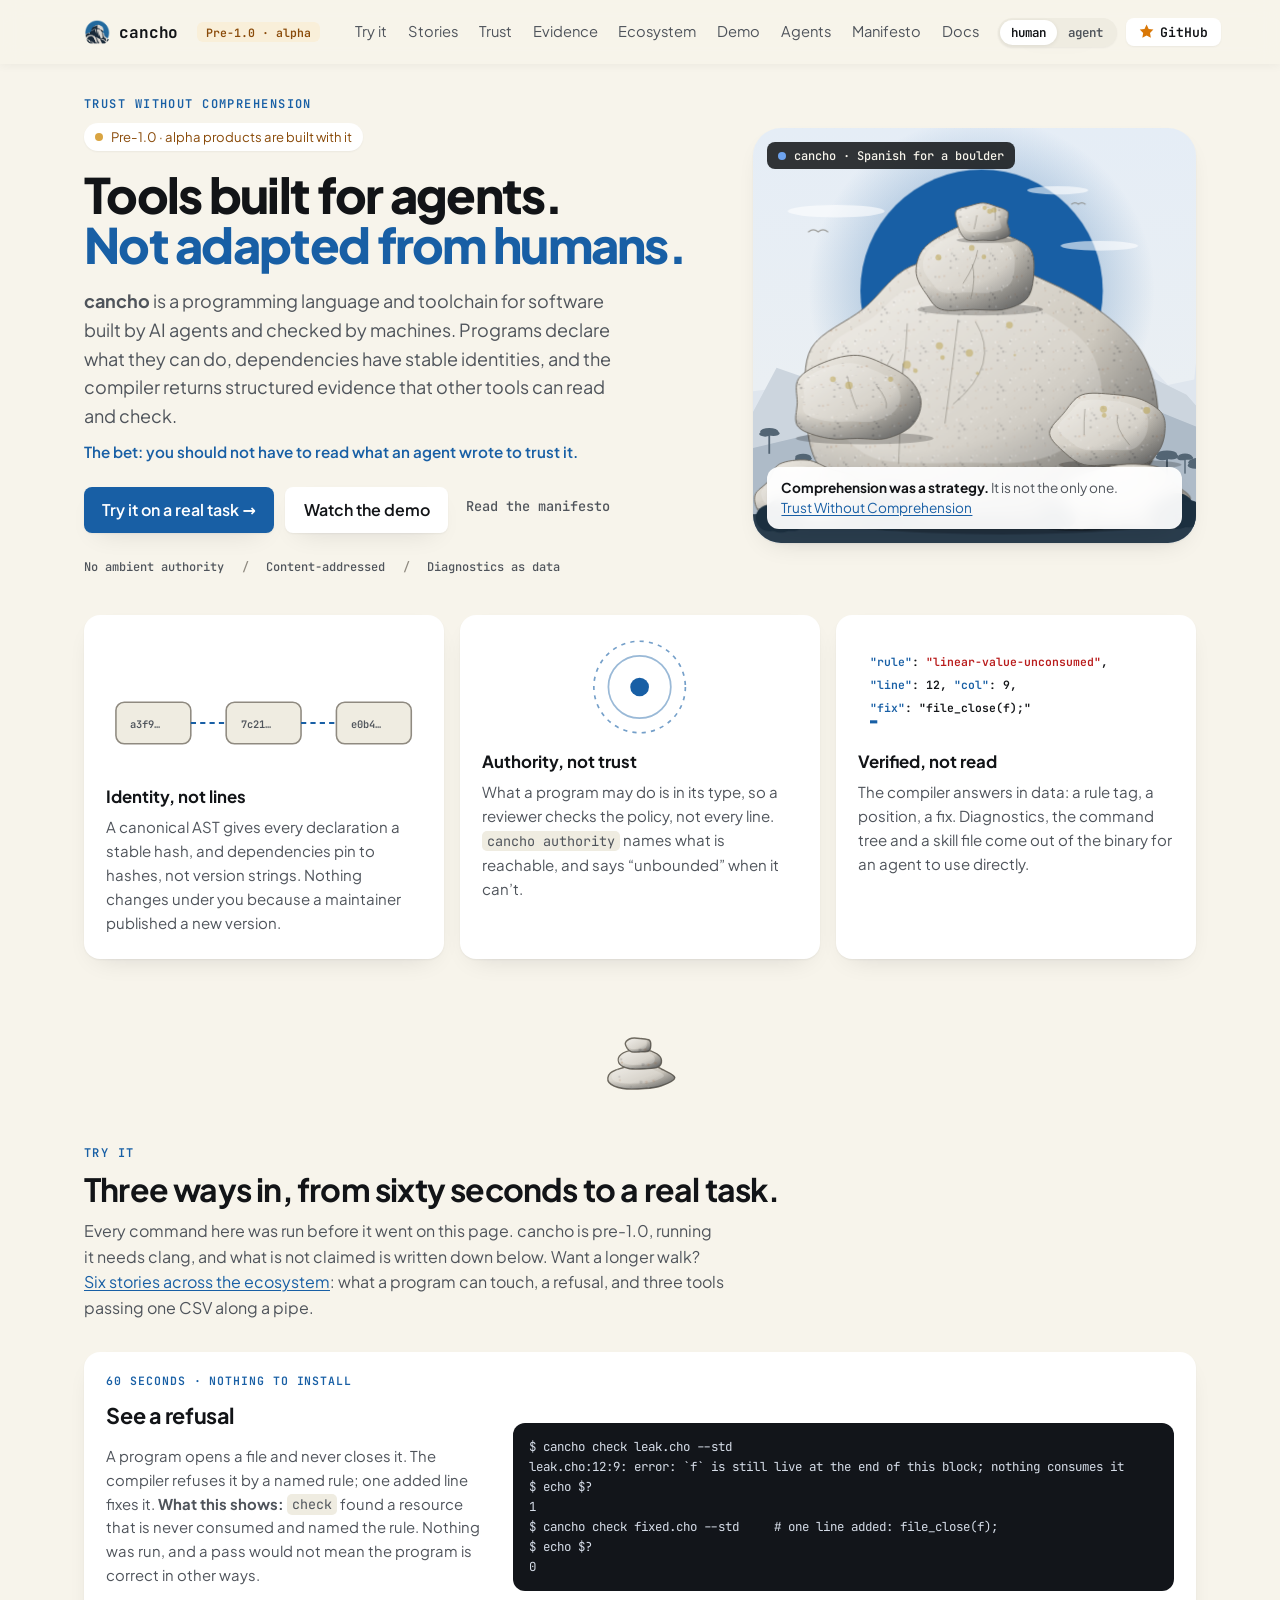
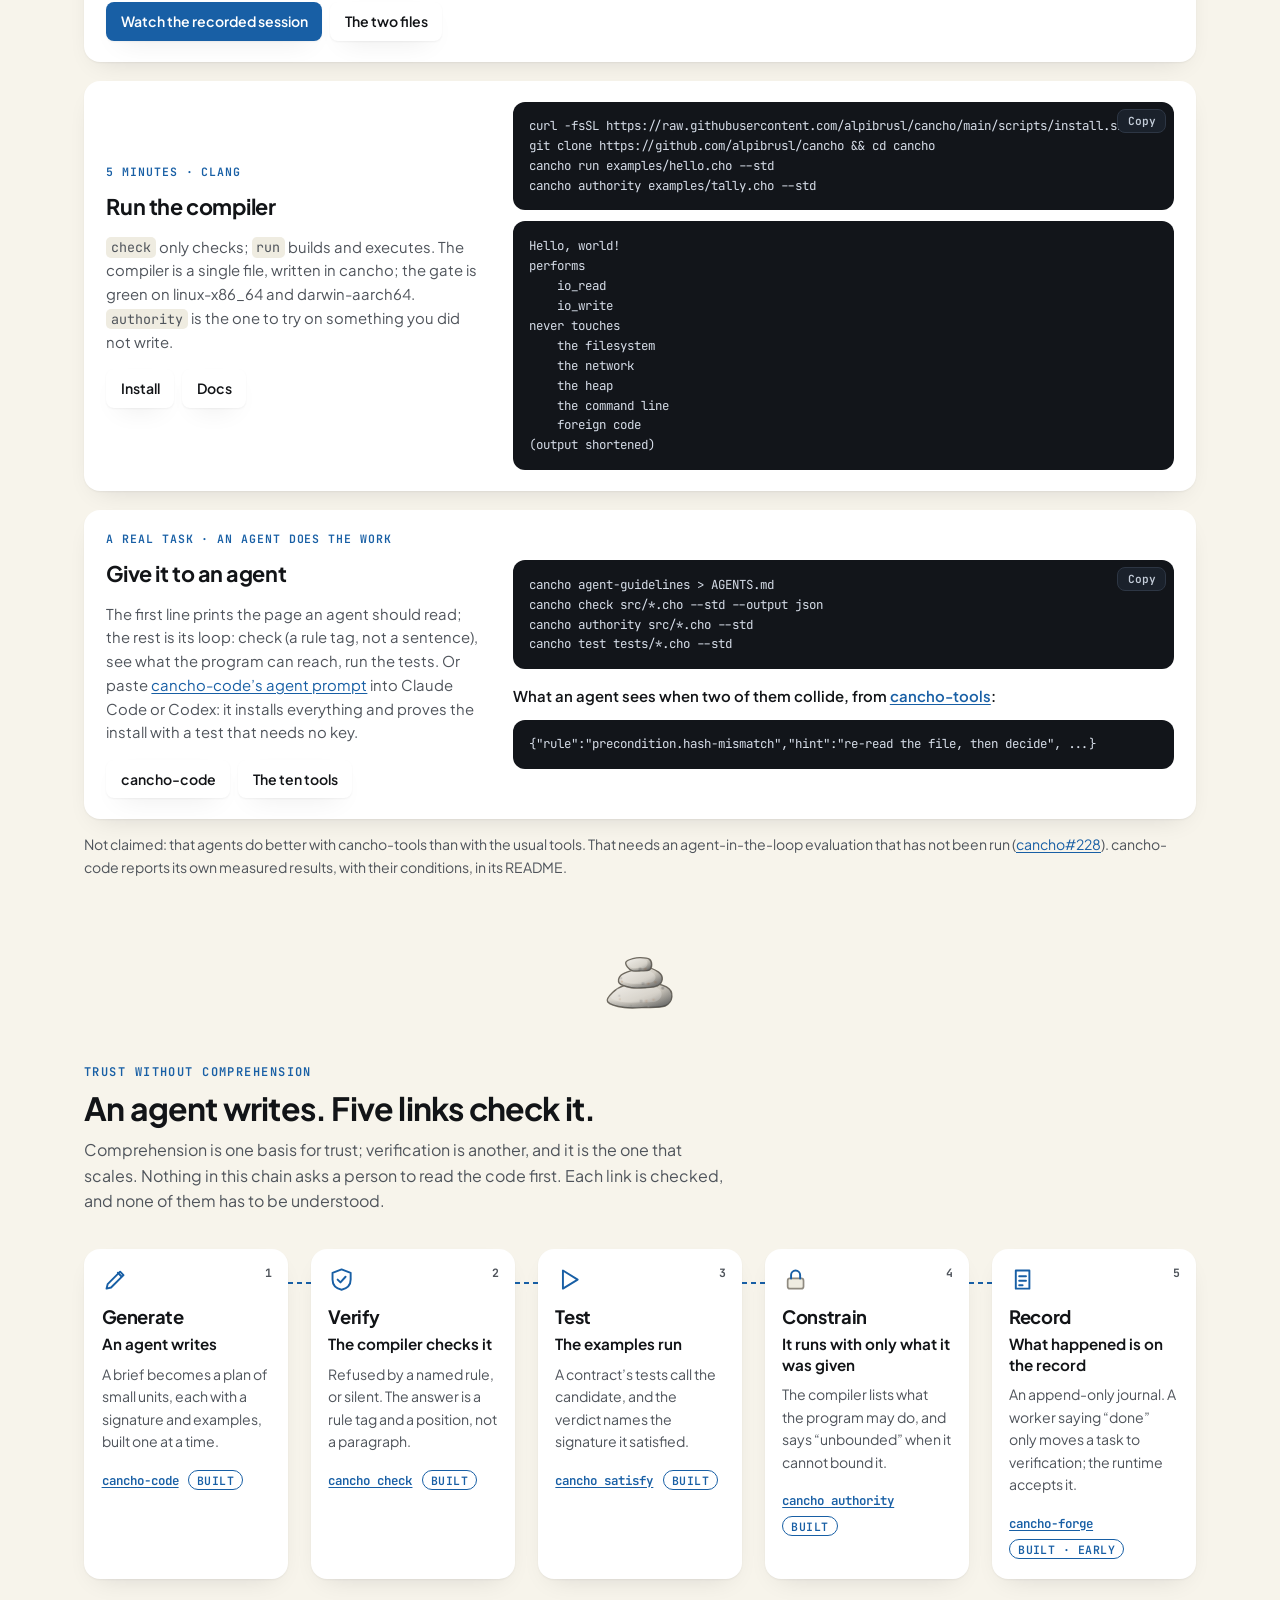
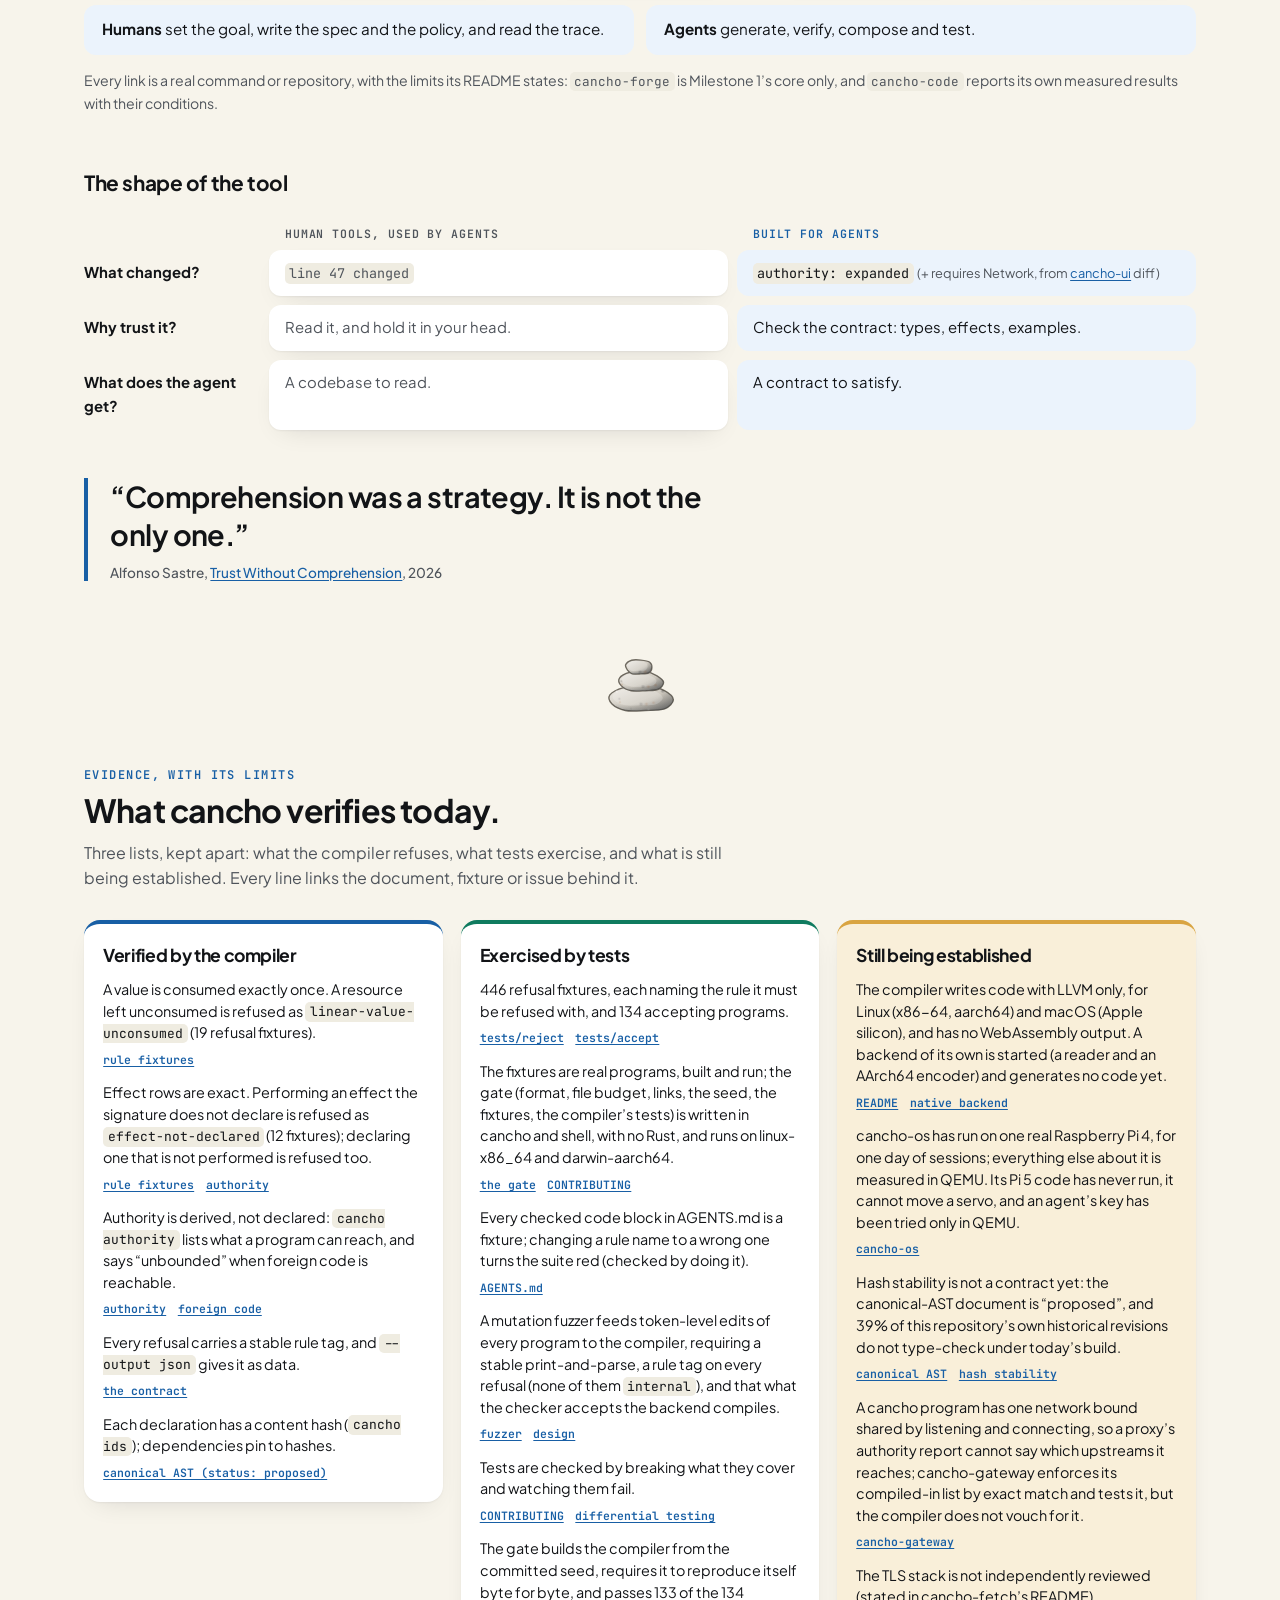
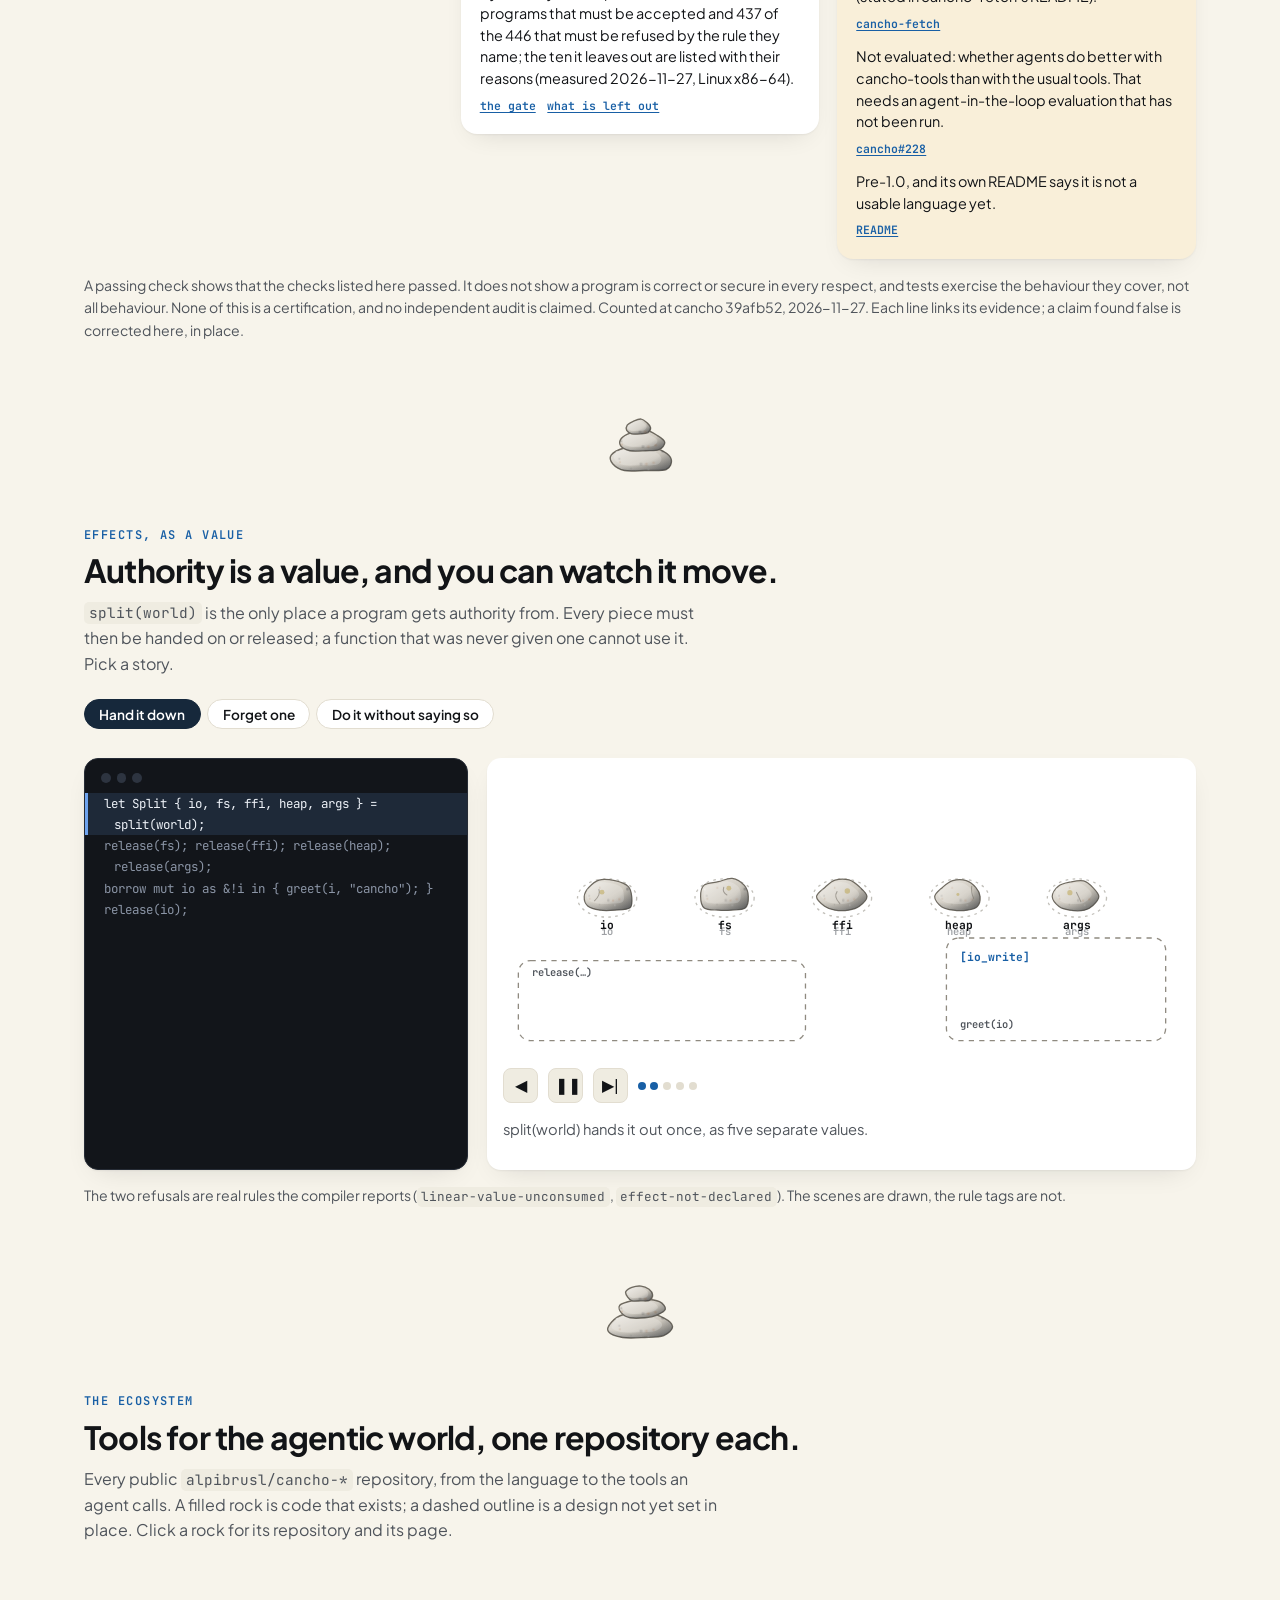
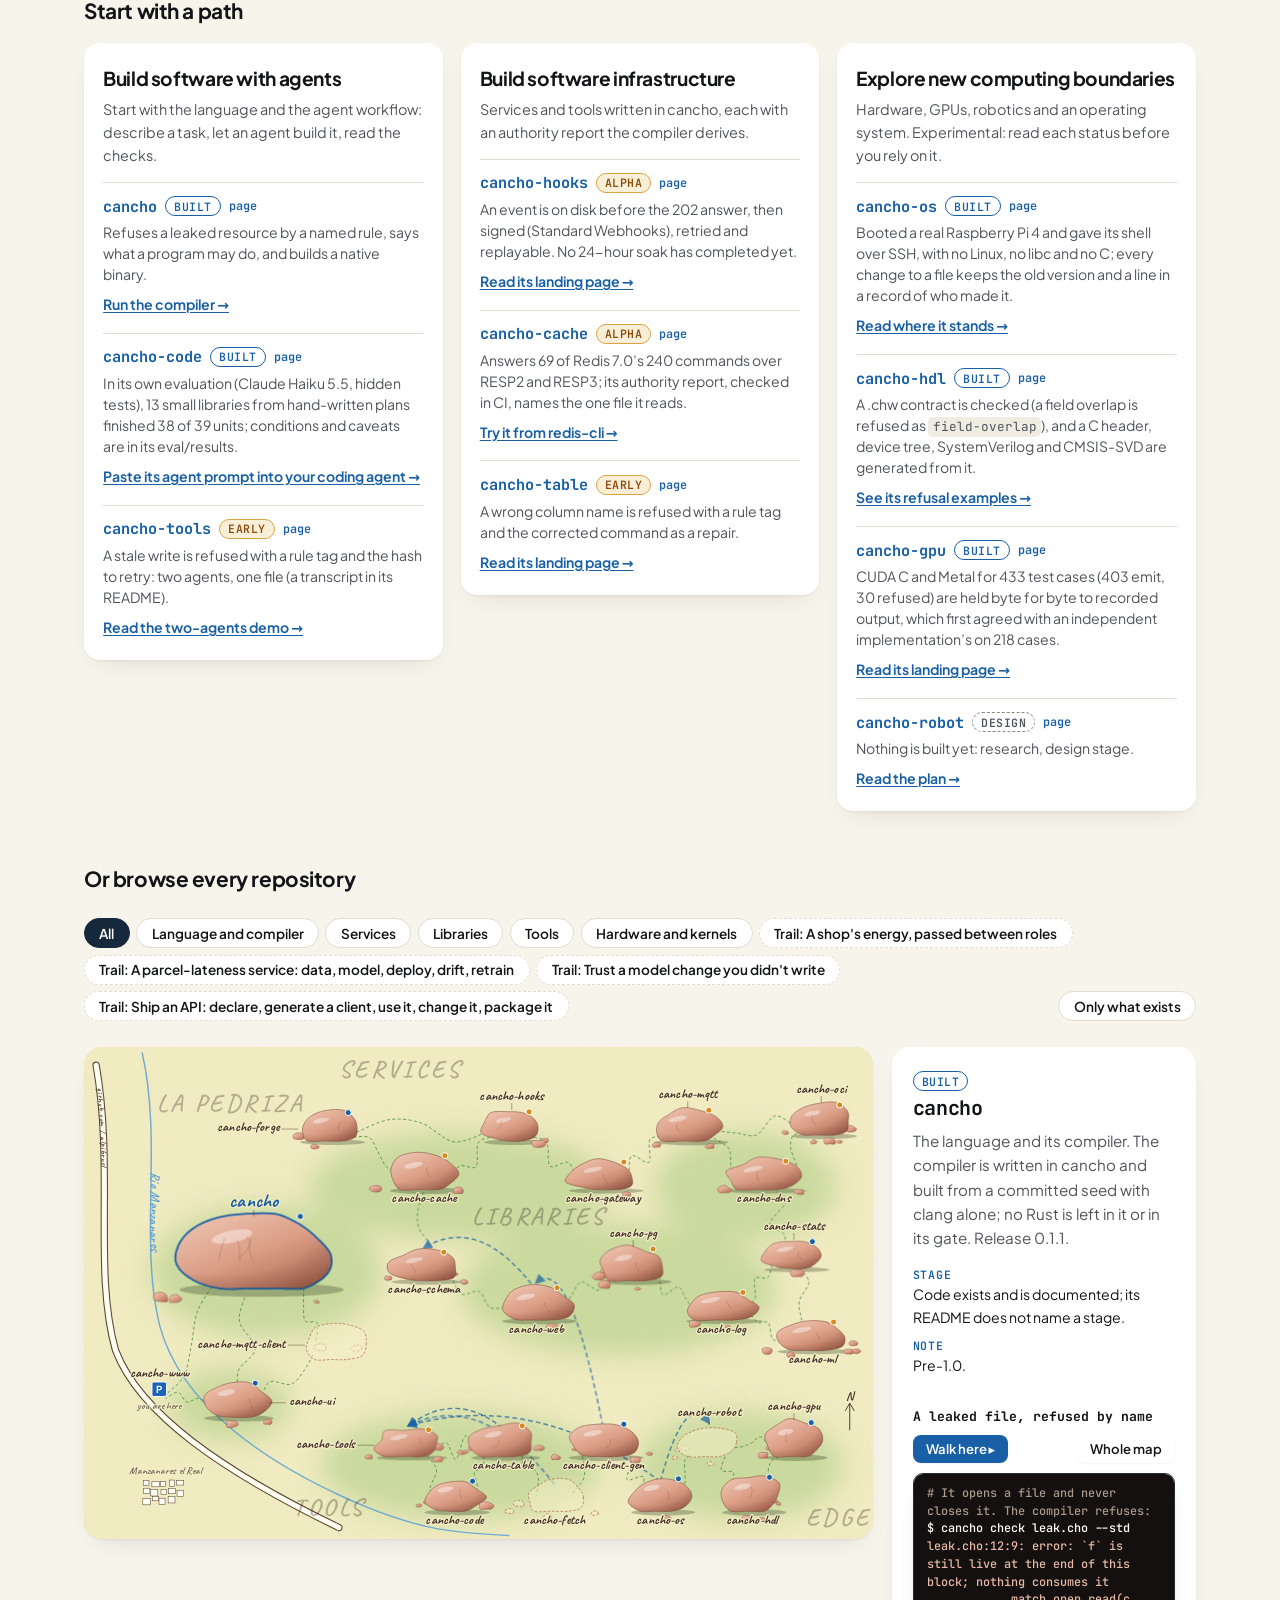
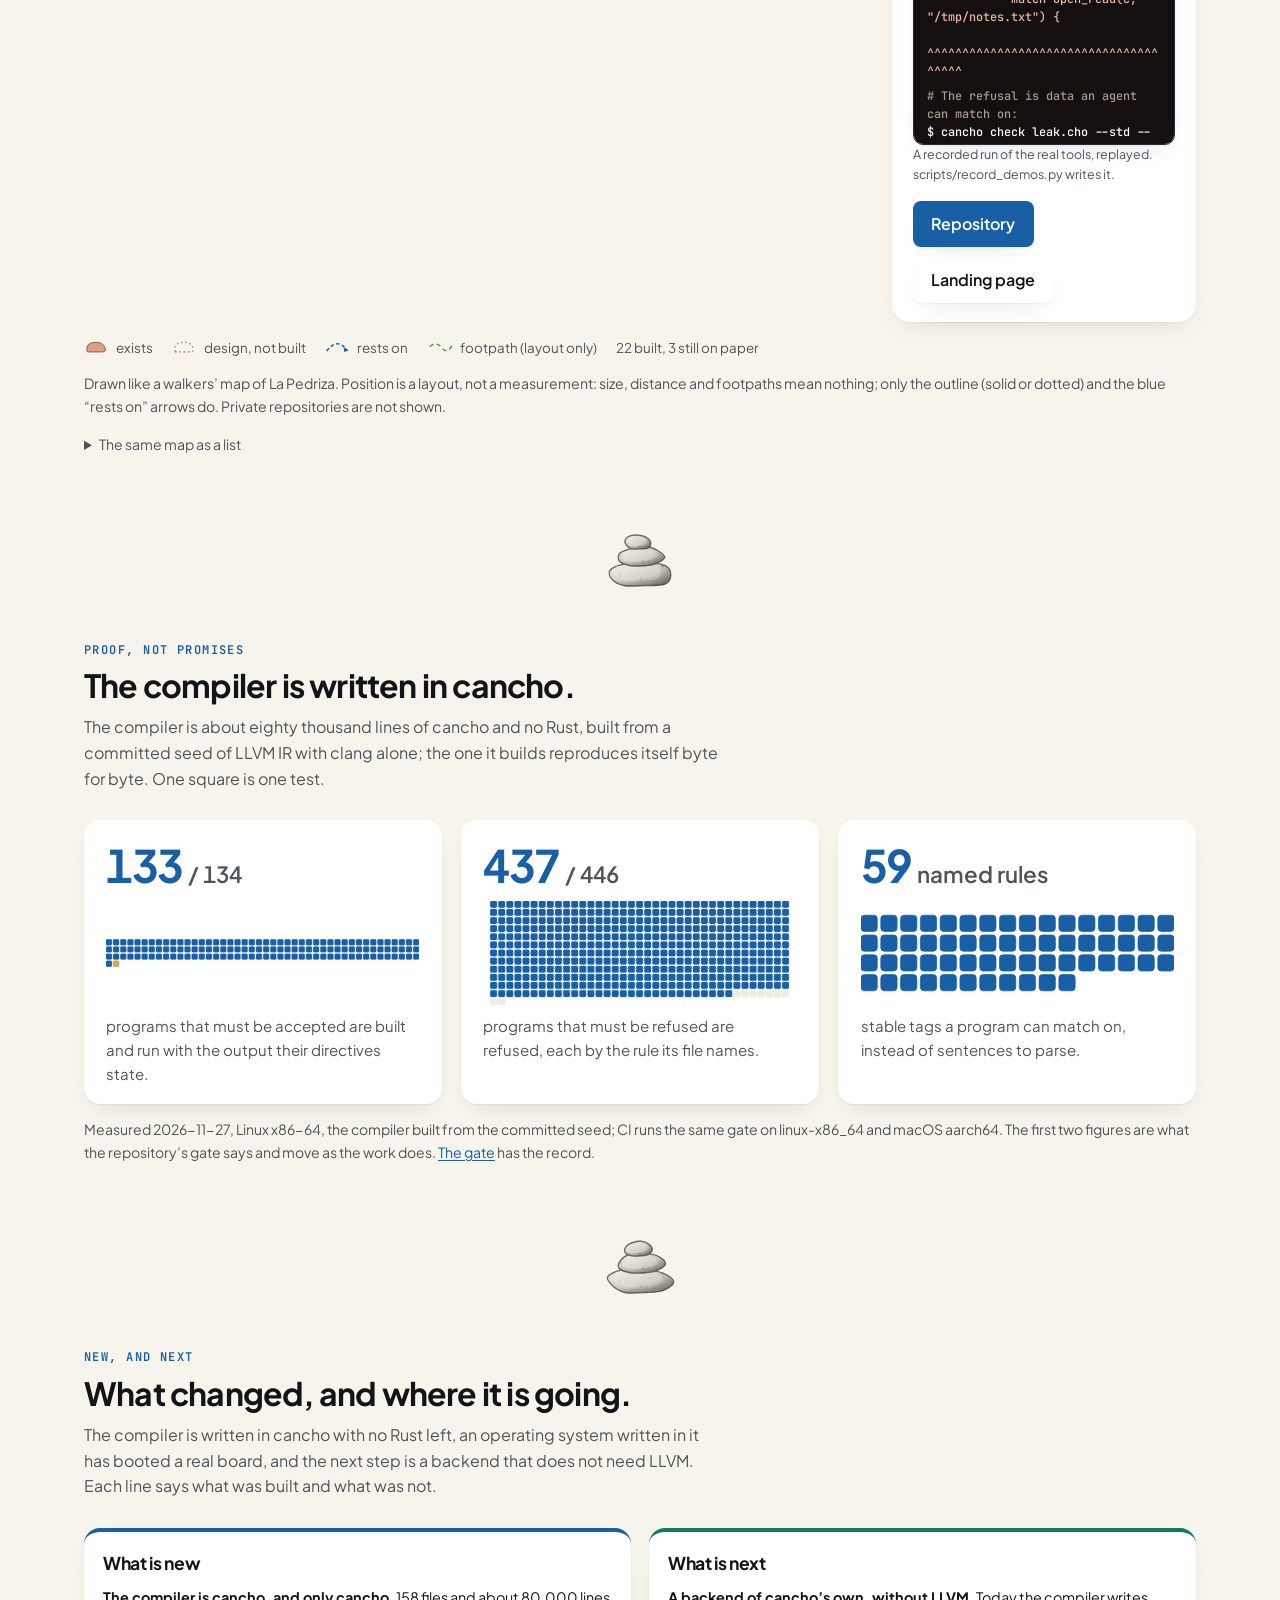
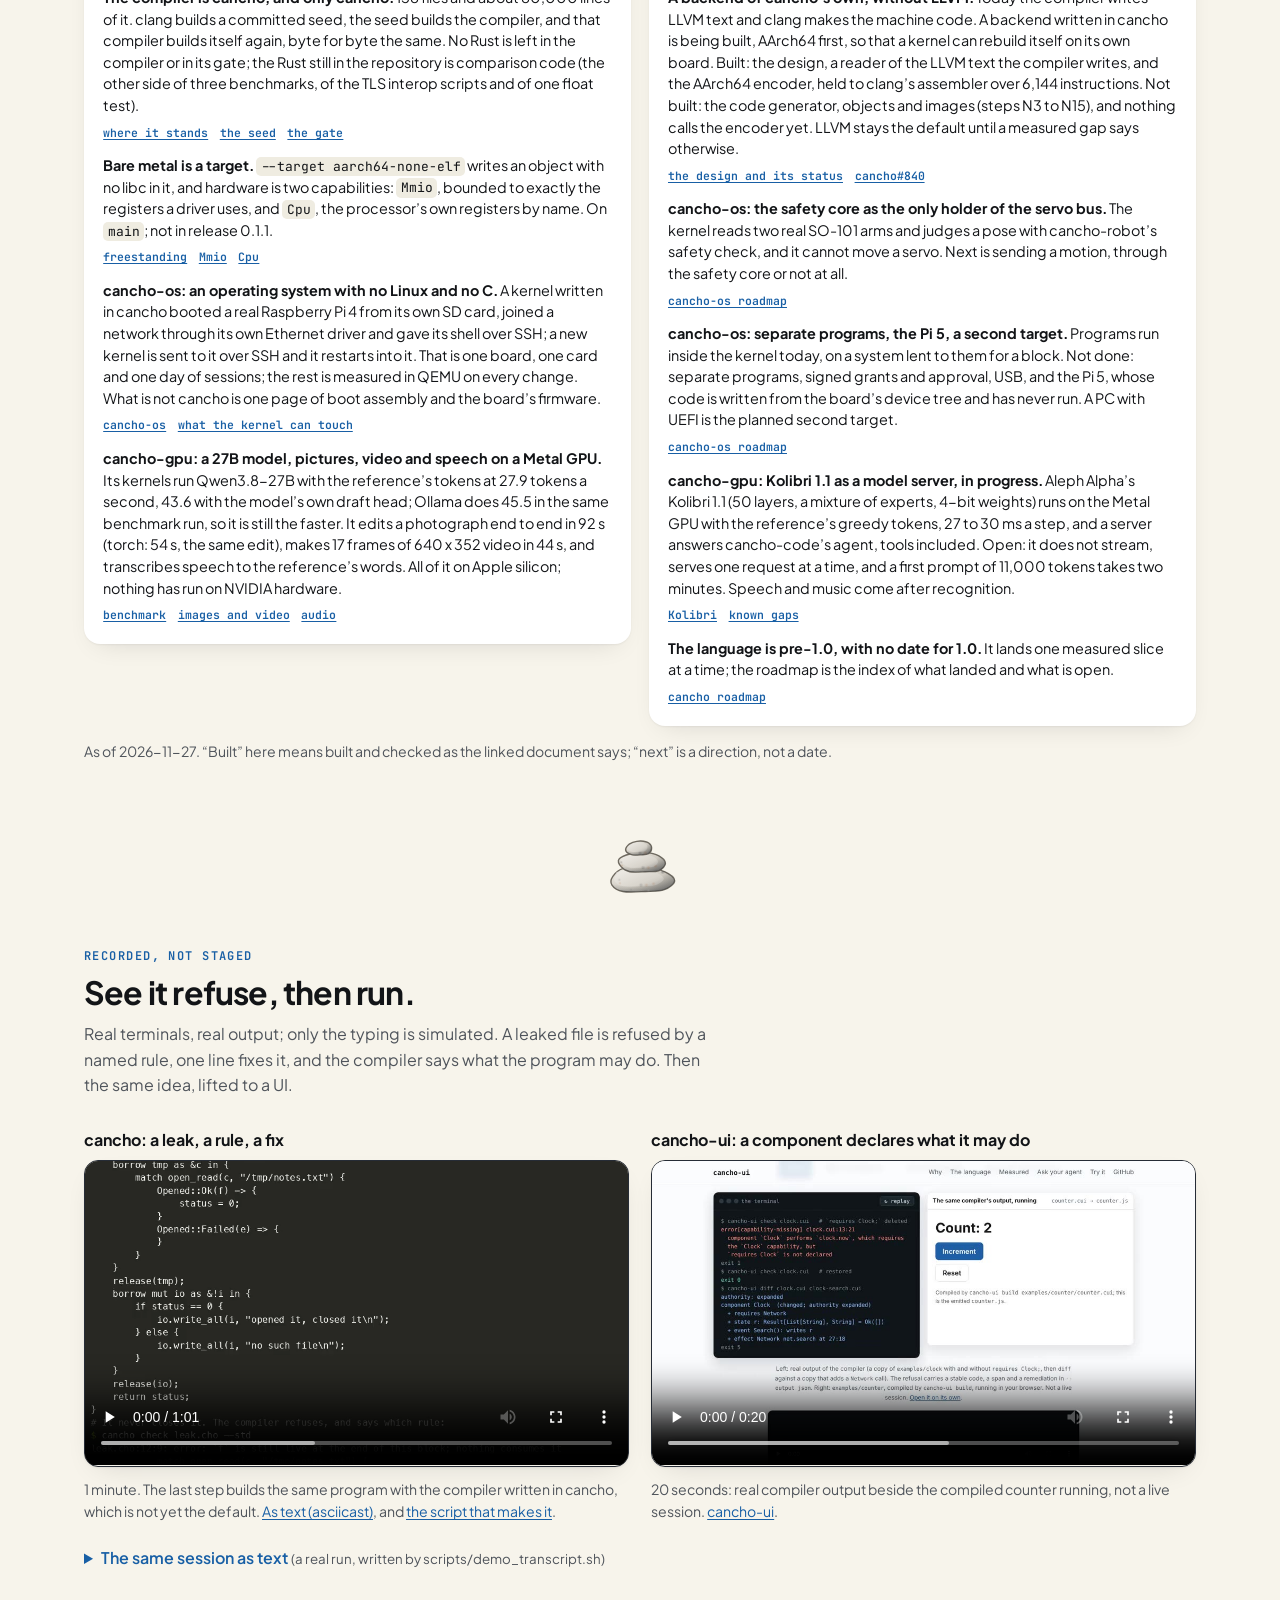
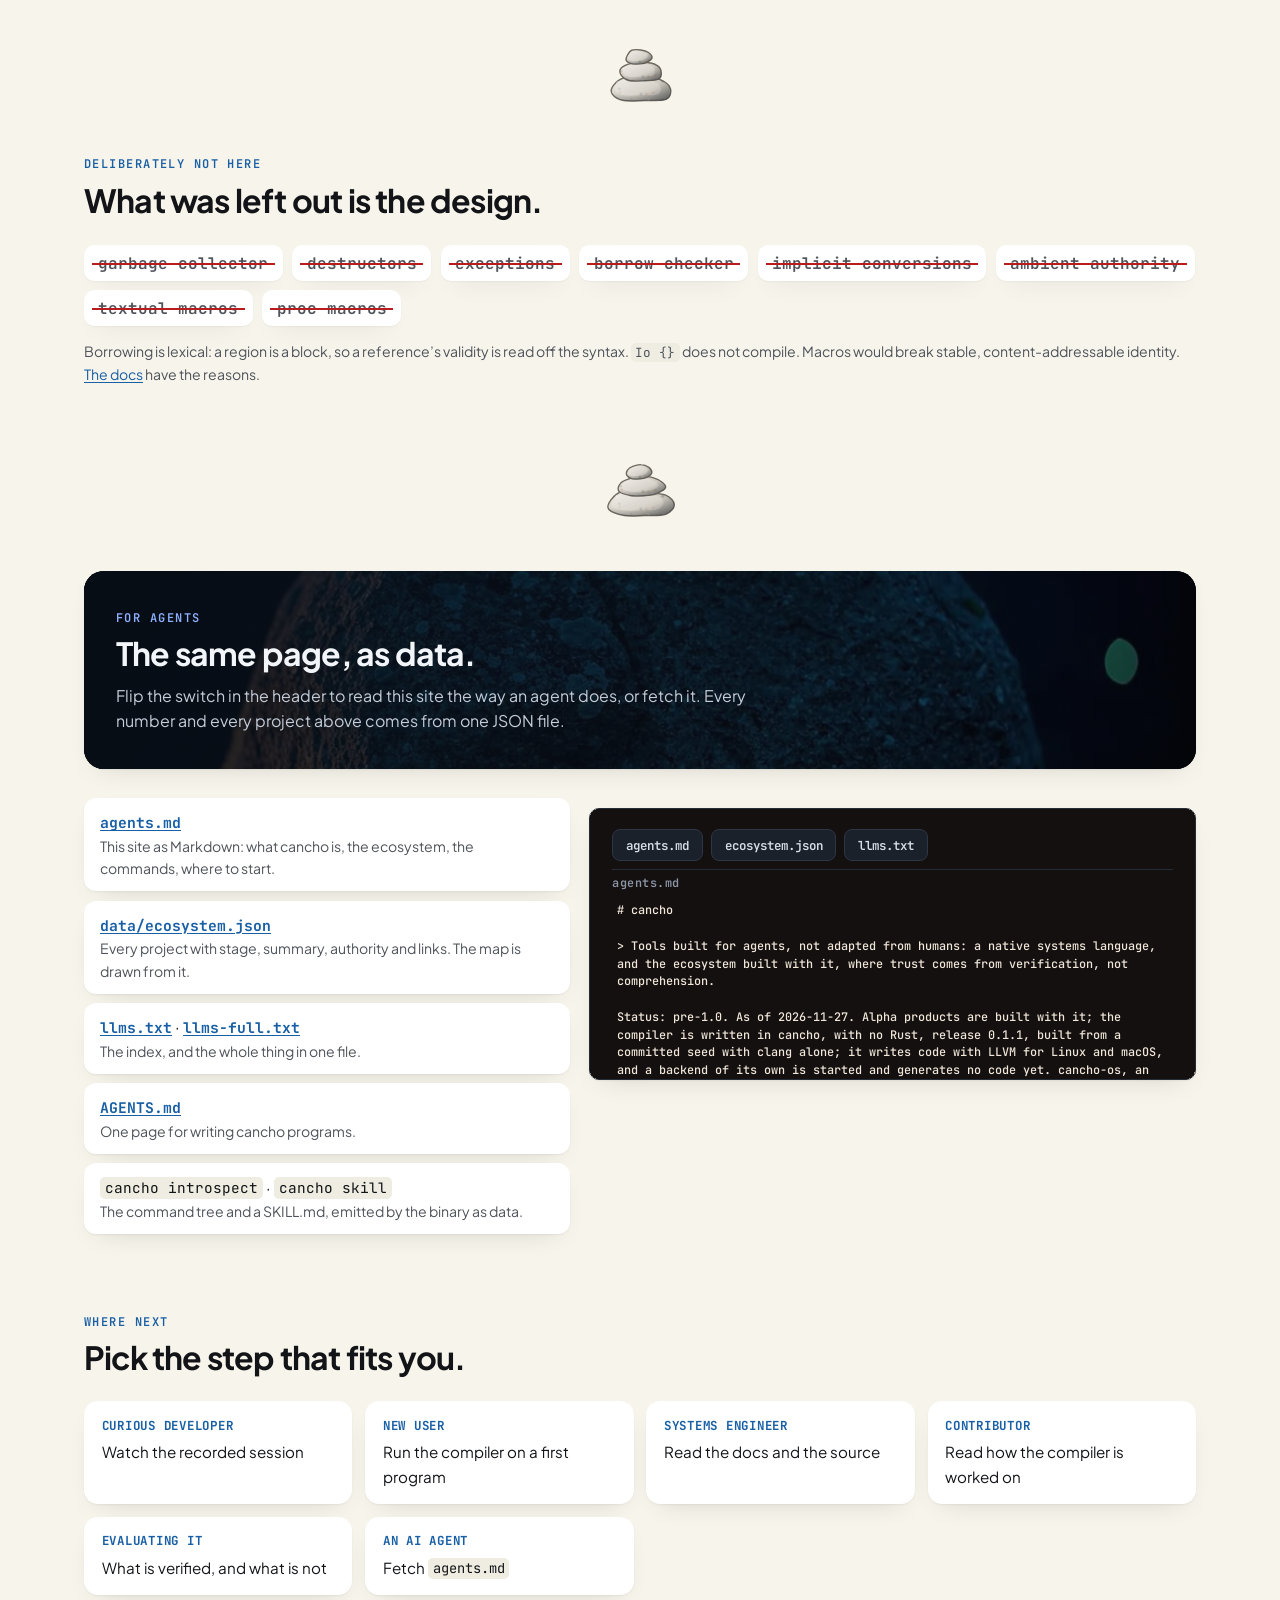
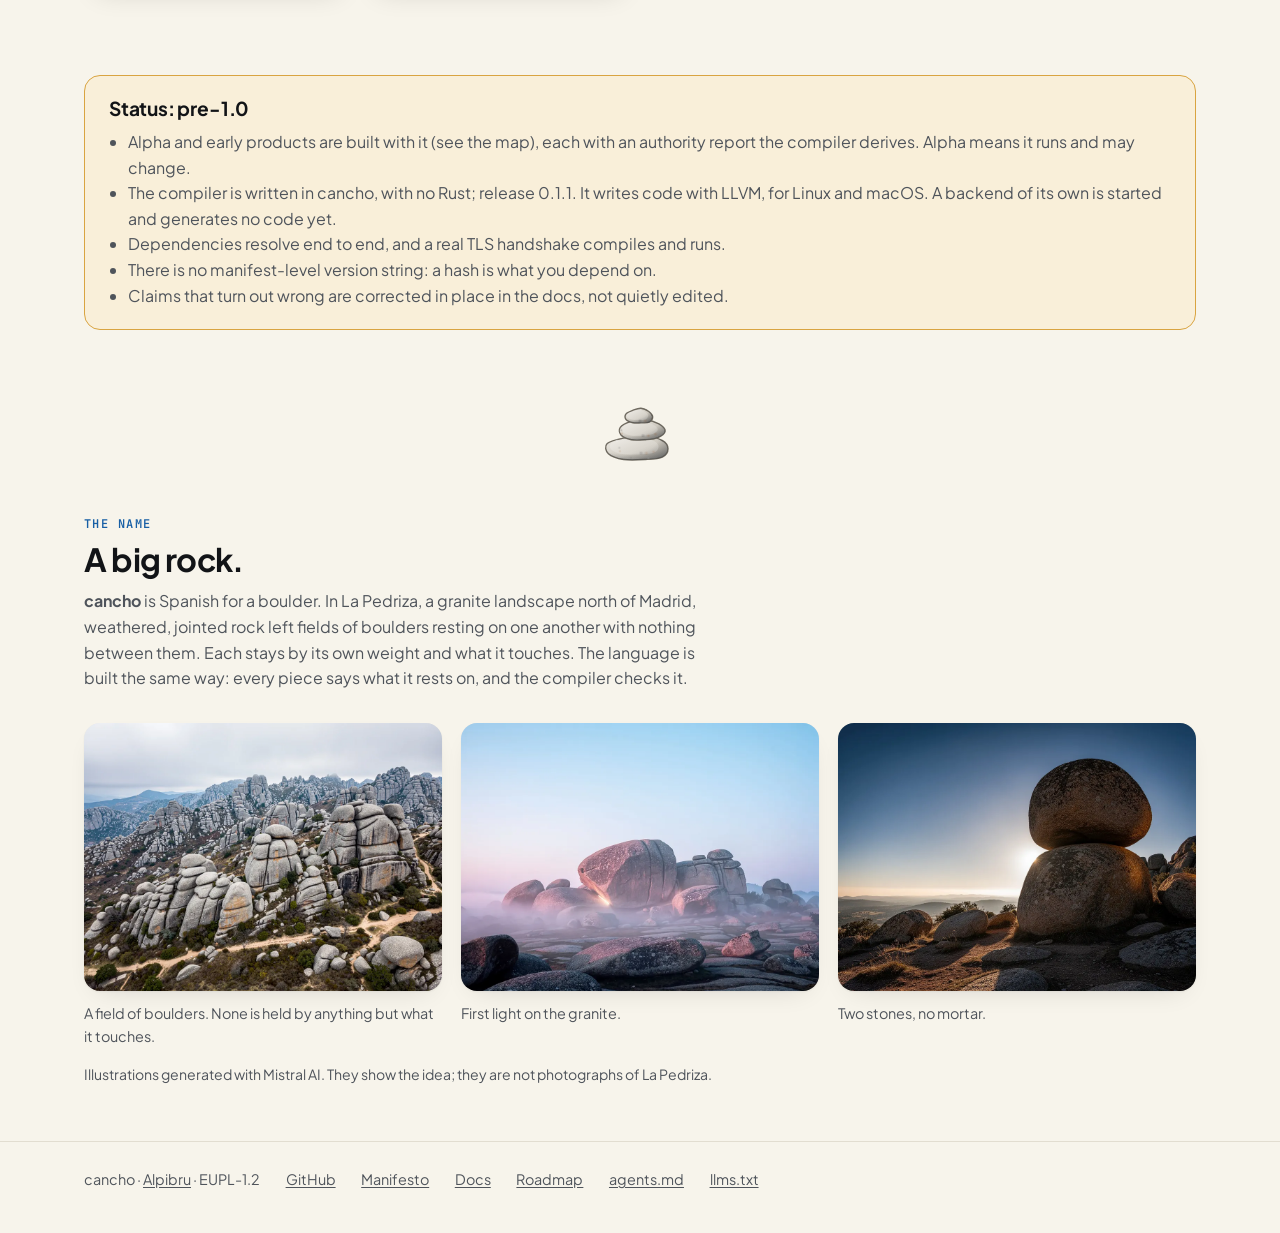
<file: index.html>
<!doctype html>
<html lang="en">
<head>
<meta charset="utf-8">
<meta name="viewport" content="width=device-width, initial-scale=1">
<title>cancho: tools built for agents, not adapted from humans</title>
<meta name="description" content="cancho is a programming language and toolchain for software built by AI agents and checked by machines. Programs declare what they can do, dependencies have stable identities, and the compiler returns structured evidence other tools can read and check. Pre-1.0.">
<meta property="og:title" content="cancho: tools built for agents, not adapted from humans">
<meta property="og:description" content="Trust without comprehension: a language where what code may do is in its type, and the ecosystem built with it.">
<meta property="og:type" content="website">
<meta property="og:url" content="https://cancho.dev/">
<meta property="og:image" content="https://cancho.dev/og.png">
<meta property="og:image:width" content="1200">
<meta property="og:image:height" content="630">
<meta property="og:image:alt" content="cancho: Tools built for agents. Trust without comprehension.">
<meta name="twitter:card" content="summary_large_image">
<link rel="canonical" href="https://cancho.dev/">
<meta name="color-scheme" content="light dark">
<link rel="icon" type="image/png" href="logo-mark.png">
<link rel="apple-touch-icon" href="logo.png">
<link rel="alternate" type="text/markdown" href="agents.md" title="cancho, as an agent reads it">
<link rel="alternate" type="application/json" href="data/ecosystem.json" title="The cancho ecosystem as data">
<link rel="stylesheet" href="assets/site.css">
<script>document.documentElement.classList.add('js');</script>
</head>
<body>
<a class="skip" href="#main">Skip to content</a>

<header class="top"><div class="wrap">
  <a class="brand" href="#top"><img src="logo-mark.png" width="32" height="32" alt="">cancho</a>
  <span class="prever">Pre-1.0 · alpha</span>
  <nav aria-label="Sections">
    <a href="#try" class="opt">Try it</a><a href="stories.html" class="opt">Stories</a><a href="#trust" class="opt">Trust</a><a href="#verifies" class="opt">Evidence</a><a href="#ecosystem" class="opt">Ecosystem</a><a href="#demo" class="opt">Demo</a><a href="#agents" class="opt">Agents</a><a href="https://alpibru.com/manifesto" class="opt">Manifesto</a><a href="https://alpibrusl.github.io/cancho/" class="opt">Docs</a>
  </nav>
  <div class="hright">
    <span class="switch" role="group" aria-label="View this page as">
      <button type="button" id="view-human" aria-pressed="true">human</button><button type="button" id="view-agent" aria-pressed="false">agent</button>
    </span>
    <a class="ghbtn" href="https://github.com/alpibrusl/cancho"><svg viewBox="0 0 16 16" aria-hidden="true"><path d="M8 .6l2.2 4.6 5 .7-3.6 3.5.9 5L8 12l-4.5 2.4.9-5L.8 5.9l5-.7z"/></svg>GitHub</a>
    <details class="menu"><summary aria-label="Menu"><svg viewBox="0 0 20 20" aria-hidden="true"><path d="M3 6h14M3 10h14M3 14h14" stroke="currentColor" stroke-width="1.8" stroke-linecap="round" fill="none"/></svg></summary>
      <div><a href="#try">Try it</a><a href="stories.html">Stories</a><a href="#trust">Trust</a><a href="#verifies">Evidence</a><a href="#ecosystem">Ecosystem</a><a href="#news">Roadmap</a><a href="#demo">Demo</a><a href="#agents">Agents</a><a href="https://alpibru.com/manifesto">Manifesto</a><a href="https://alpibrusl.github.io/cancho/">Docs</a><a href="https://github.com/alpibrusl/cancho">GitHub</a></div>
    </details>
  </div>
</div></header>

<main id="main" class="wrap">

<div class="hero" id="top">
  <div>
    <p class="eyebrow">Trust without comprehension</p>
    <a class="badge" href="#status"><i></i>Pre-1.0 · alpha products are built with it</a>
    <h1>Tools built for agents.<br><em>Not adapted from humans.</em></h1>
    <p class="lead"><b>cancho</b> is a programming language and toolchain for software built by AI agents and checked by machines. Programs declare what they can do, dependencies have stable identities, and the compiler returns structured evidence that other tools can read and check.</p>
    <p class="bet">The bet: you should not have to read what an agent wrote to trust it.</p>
    <div class="cta"><a class="btn primary" href="#try">Try it on a real task →</a><a class="btn ghost" href="#demo">Watch the demo</a><a class="btn text" href="https://alpibru.com/manifesto">Read the manifesto</a></div>
    <ul class="facts"><li>No ambient authority</li><li>Content-addressed</li><li>Diagnostics as data</li></ul>
  </div>
  <div class="scene-wrap">
    <div class="scene" role="img" aria-label="A stack of granite boulders in front of a blue sun, as in the cancho logo"><svg id="scene-svg" viewBox="0 0 640 600" preserveAspectRatio="xMidYMax meet"></svg></div>
    <span class="tag"><i></i>cancho · Spanish for a boulder</span>
    <p class="caption"><b>Comprehension was a strategy.</b> It is not the only one. <a href="https://alpibru.com/manifesto">Trust Without Comprehension</a></p>
  </div>
</div>

<div class="three reveal">
  <div class="card">
    <svg class="chain" viewBox="0 0 300 100" role="img" aria-label="Three blocks linked by their hashes">
      <rect x="8" y="30" width="72" height="40" rx="8"/><text x="22" y="55">a3f9…</text>
      <path class="link" d="M80,50 H114"/><rect x="114" y="30" width="72" height="40" rx="8"/><text x="128" y="55">7c21…</text>
      <path class="link" d="M186,50 H220"/><rect x="220" y="30" width="72" height="40" rx="8"/><text x="234" y="55">e0b4…</text>
    </svg>
    <h3>Identity, not lines</h3><p>A canonical AST gives every declaration a stable hash, and dependencies pin to hashes, not version strings. Nothing changes under you because a maintainer published a new version.</p>
  </div>
  <div class="card">
    <svg class="rings" viewBox="0 0 300 100" role="img" aria-label="Rings spreading from a core and stopping at a boundary">
      <circle class="pulse" cx="150" cy="50" r="30"/><circle class="pulse" cx="150" cy="50" r="30"/>
      <circle cx="150" cy="50" r="44" style="opacity:.6;stroke-dasharray:4 5"/><circle class="core" cx="150" cy="50" r="9"/>
    </svg>
    <h3>Authority, not trust</h3><p>What a program may do is in its type, so a reviewer checks the policy, not every line. <code>cancho authority</code> names what is reachable, and says “unbounded” when it can’t.</p>
  </div>
  <div class="card">
    <svg class="json" viewBox="0 0 300 100" role="img" aria-label="A diagnostic as JSON with a stable rule tag">
      <text x="10" y="30"><tspan class="k">"rule"</tspan>: <tspan class="e">"linear-value-unconsumed"</tspan>,</text>
      <text x="10" y="52"><tspan class="k">"line"</tspan>: 12, <tspan class="k">"col"</tspan>: 9,</text>
      <text x="10" y="74"><tspan class="k">"fix"</tspan>: <tspan>"file_close(f);"</tspan></text><rect class="caret" x="10" y="82" width="7" height="3"/>
    </svg>
    <h3>Verified, not read</h3><p>The compiler answers in data: a rule tag, a position, a fix. Diagnostics, the command tree and a skill file come out of the binary for an agent to use directly.</p>
  </div>
</div>

<div class="cairn" aria-hidden="true"></div>

<section id="try">
  <p class="eyebrow">Try it</p>
  <h2>Three ways in, from sixty seconds to a real task.</h2>
  <p class="sub">Every command here was run before it went on this page. cancho is pre-1.0, running it needs clang, and what is not claimed is written down below. Want a longer walk? <a href="stories.html">Six stories across the ecosystem</a>: what a program can touch, a refusal, and three tools passing one CSV along a pipe.</p>
  <div class="try">
    <article class="reveal">
      <div class="tx">
        <p class="when">60 seconds · nothing to install</p>
        <h3>See a refusal</h3>
        <p>A program opens a file and never closes it. The compiler refuses it by a named rule; one added line fixes it. <b>What this shows:</b> <code>check</code> found a resource that is never consumed and named the rule. Nothing was run, and a pass would not mean the program is correct in other ways.</p>
        <div class="links"><a class="btn primary" href="#demo">Watch the recorded session</a><a class="btn ghost" href="https://github.com/alpibrusl/cancho-www/tree/main/demo/src">The two files</a></div>
      </div>
      <div class="cd"><div class="codebox"><pre tabindex="0"><code>$ cancho check leak.cho --std
leak.cho:12:9: error: `f` is still live at the end of this block; nothing consumes it
$ echo $?
1
$ cancho check fixed.cho --std     # one line added: file_close(f);
$ echo $?
0</code></pre></div></div>
    </article>
    <article class="reveal">
      <div class="tx">
        <p class="when">5 minutes · clang</p>
        <h3>Run the compiler</h3>
        <p><code>check</code> only checks; <code>run</code> builds and executes. The compiler is a single file, written in cancho; the gate is green on linux-x86_64 and darwin-aarch64. <code>authority</code> is the one to try on something you did not write.</p>
        <div class="links"><a class="btn ghost" href="https://github.com/alpibrusl/cancho#install">Install</a><a class="btn ghost" href="https://alpibrusl.github.io/cancho/">Docs</a></div>
      </div>
      <div class="cd"><div class="codebox" data-copy><pre tabindex="0"><code>curl -fsSL https://raw.githubusercontent.com/alpibrusl/cancho/main/scripts/install.sh | sh
git clone https://github.com/alpibrusl/cancho &amp;&amp; cd cancho
cancho run examples/hello.cho --std
cancho authority examples/tally.cho --std</code></pre></div><div class="codebox"><pre tabindex="0"><code>Hello, world!
performs
    io_read
    io_write
never touches
    the filesystem
    the network
    the heap
    the command line
    foreign code
(output shortened)</code></pre></div></div>
    </article>
    <article class="reveal">
      <div class="tx">
        <p class="when">A real task · an agent does the work</p>
        <h3>Give it to an agent</h3>
        <p>The first line prints the page an agent should read; the rest is its loop: check (a rule tag, not a sentence), see what the program can reach, run the tests. Or paste <a href="https://github.com/alpibrusl/cancho-code/blob/main/docs/agent-prompt.md">cancho-code’s agent prompt</a> into Claude Code or Codex: it installs everything and proves the install with a test that needs no key.</p>
        <div class="links"><a class="btn ghost" href="https://github.com/alpibrusl/cancho-code">cancho-code</a><a class="btn ghost" href="https://alpibrusl.github.io/cancho-tools/">The ten tools</a></div>
      </div>
      <div class="cd"><div class="codebox" data-copy><pre tabindex="0"><code>cancho agent-guidelines &gt; AGENTS.md
cancho check src/*.cho --std --output json
cancho authority src/*.cho --std
cancho test tests/*.cho --std</code></pre></div><p class="what">What an agent sees when two of them collide, from <a href="https://alpibrusl.github.io/cancho-tools/">cancho-tools</a>:</p><div class="codebox"><pre tabindex="0"><code>{&quot;rule&quot;:&quot;precondition.hash-mismatch&quot;,&quot;hint&quot;:&quot;re-read the file, then decide&quot;, ...}</code></pre></div></div>
    </article>
  </div>
  <p class="note">Not claimed: that agents do better with cancho-tools than with the usual tools. That needs an agent-in-the-loop evaluation that has not been run (<a href="https://github.com/alpibrusl/cancho/issues/228">cancho#228</a>). cancho-code reports its own measured results, with their conditions, in its README.</p>
</section>

<div class="cairn" aria-hidden="true"></div>

<section id="trust">
  <p class="eyebrow">Trust without comprehension</p>
  <h2>An agent writes. Five links check it.</h2>
  <p class="sub">Comprehension is one basis for trust; verification is another, and it is the one that scales. Nothing in this chain asks a person to read the code first. Each link is checked, and none of them has to be understood.</p>
  <ol class="chain reveal">
    <li style="--i:0">
      <svg class="ico" viewBox="0 0 24 24" aria-hidden="true"><path d="M4 20l4-1 11-11-3-3L5 16z"/><path d="M14 6l3 3"/></svg>
      <span class="n">1</span>
      <h3>Generate</h3>
      <p class="what">An agent writes</p>
      <p>A brief becomes a plan of small units, each with a signature and examples, built one at a time.</p>
      <a class="ref" href="https://github.com/alpibrusl/cancho-code">cancho-code</a> <span class="chip built">built</span>
    </li>
    <li style="--i:1">
      <svg class="ico" viewBox="0 0 24 24" aria-hidden="true"><path d="M12 3l8 3v6c0 5-3.5 8-8 9-4.5-1-8-4-8-9V6z"/><path d="M8.5 12l2.5 2.5 4.5-5"/></svg>
      <span class="n">2</span>
      <h3>Verify</h3>
      <p class="what">The compiler checks it</p>
      <p>Refused by a named rule, or silent. The answer is a rule tag and a position, not a paragraph.</p>
      <a class="ref" href="https://github.com/alpibrusl/cancho">cancho check</a> <span class="chip built">built</span>
    </li>
    <li style="--i:2">
      <svg class="ico" viewBox="0 0 24 24" aria-hidden="true"><path d="M7 4v16l13-8z"/></svg>
      <span class="n">3</span>
      <h3>Test</h3>
      <p class="what">The examples run</p>
      <p>A contract’s tests call the candidate, and the verdict names the signature it satisfied.</p>
      <a class="ref" href="https://github.com/alpibrusl/cancho">cancho satisfy</a> <span class="chip built">built</span>
    </li>
    <li style="--i:3">
      <svg class="ico" viewBox="0 0 24 24" aria-hidden="true"><rect x="5" y="11" width="14" height="9" rx="2"/><path d="M8 11V8a4 4 0 018 0v3"/></svg>
      <span class="n">4</span>
      <h3>Constrain</h3>
      <p class="what">It runs with only what it was given</p>
      <p>The compiler lists what the program may do, and says “unbounded” when it cannot bound it.</p>
      <a class="ref" href="https://github.com/alpibrusl/cancho">cancho authority</a> <span class="chip built">built</span>
    </li>
    <li style="--i:4">
      <svg class="ico" viewBox="0 0 24 24" aria-hidden="true"><path d="M6 4h12v16H6z"/><path d="M9 9h6M9 13h6M9 17h3"/></svg>
      <span class="n">5</span>
      <h3>Record</h3>
      <p class="what">What happened is on the record</p>
      <p>An append-only journal. A worker saying “done” only moves a task to verification; the runtime accepts it.</p>
      <a class="ref" href="https://github.com/alpibrusl/cancho-forge">cancho-forge</a> <span class="chip built">built · early</span>
    </li>
  </ol>
  <div class="roles reveal">
    <div><b>Humans</b> set the goal, write the spec and the policy, and read the trace.</div>
    <div><b>Agents</b> generate, verify, compose and test.</div>
  </div>
  <p class="note">Every link is a real command or repository, with the limits its README states: <code>cancho-forge</code> is Milestone 1’s core only, and <code>cancho-code</code> reports its own measured results with their conditions.</p>

  <h3 class="sub-h">The shape of the tool</h3>
  <div class="compare reveal" role="table" aria-label="Human tools used by agents, against tools built for agents">
    <div class="ch" role="row"><span role="columnheader"></span><span role="columnheader">Human tools, used by agents</span><span role="columnheader" class="us">Built for agents</span></div>
    <div role="row"><span role="rowheader">What changed?</span><span><code>line 47 changed</code></span><span class="us"><code>authority: expanded</code> <small>(+ requires Network, from <a href="https://github.com/alpibrusl/cancho-ui">cancho-ui</a> diff)</small></span></div>
    <div role="row"><span role="rowheader">Why trust it?</span><span>Read it, and hold it in your head.</span><span class="us">Check the contract: types, effects, examples.</span></div>
    <div role="row"><span role="rowheader">What does the agent get?</span><span>A codebase to read.</span><span class="us">A contract to satisfy.</span></div>
  </div>
  <blockquote class="pull reveal">“Comprehension was a strategy. It is not the only one.”<cite>Alfonso Sastre, <a href="https://alpibru.com/manifesto">Trust Without Comprehension</a>, 2026</cite></blockquote>
</section>

<div class="cairn" aria-hidden="true"></div>

<section id="verifies">
  <p class="eyebrow">Evidence, with its limits</p>
  <h2>What cancho verifies today.</h2>
  <p class="sub">Three lists, kept apart: what the compiler refuses, what tests exercise, and what is still being established. Every line links the document, fixture or issue behind it.</p>
  <!-- verifies:start -->
<div class="verif reveal">
  <div class="v ok"><h3>Verified by the compiler</h3><ul>
    <li>A value is consumed exactly once. A resource left unconsumed is refused as <code>linear-value-unconsumed</code> (19 refusal fixtures). <span class="evs"><a class="ev" href="https://github.com/alpibrusl/cancho/blob/main/docs/agent-errors.md">rule fixtures</a></span></li>
    <li>Effect rows are exact. Performing an effect the signature does not declare is refused as <code>effect-not-declared</code> (12 fixtures); declaring one that is not performed is refused too. <span class="evs"><a class="ev" href="https://github.com/alpibrusl/cancho/blob/main/docs/agent-errors.md">rule fixtures</a> <a class="ev" href="https://github.com/alpibrusl/cancho/blob/main/docs/authority.md">authority</a></span></li>
    <li>Authority is derived, not declared: <code>cancho authority</code> lists what a program can reach, and says “unbounded” when foreign code is reachable. <span class="evs"><a class="ev" href="https://github.com/alpibrusl/cancho/blob/main/docs/authority.md">authority</a> <a class="ev" href="https://github.com/alpibrusl/cancho/blob/main/docs/foreign-authority.md">foreign code</a></span></li>
    <li>Every refusal carries a stable rule tag, and <code>--output json</code> gives it as data. <span class="evs"><a class="ev" href="https://github.com/alpibrusl/cancho/blob/main/docs/agent-errors.md">the contract</a></span></li>
    <li>Each declaration has a content hash (<code>cancho ids</code>); dependencies pin to hashes. <span class="evs"><a class="ev" href="https://github.com/alpibrusl/cancho/blob/main/docs/canonical-ast.md">canonical AST (status: proposed)</a></span></li>
  </ul></div>
  <div class="v tests"><h3>Exercised by tests</h3><ul>
    <li>446 refusal fixtures, each naming the rule it must be refused with, and 134 accepting programs. <span class="evs"><a class="ev" href="https://github.com/alpibrusl/cancho/tree/main/tests/reject">tests/reject</a> <a class="ev" href="https://github.com/alpibrusl/cancho/tree/main/tests/accept">tests/accept</a></span></li>
    <li>The fixtures are real programs, built and run; the gate (format, file budget, links, the seed, the fixtures, the compiler’s tests) is written in cancho and shell, with no Rust, and runs on linux-x86_64 and darwin-aarch64. <span class="evs"><a class="ev" href="https://github.com/alpibrusl/cancho/blob/main/docs/gate.md">the gate</a> <a class="ev" href="https://github.com/alpibrusl/cancho/blob/main/CONTRIBUTING.md">CONTRIBUTING</a></span></li>
    <li>Every checked code block in AGENTS.md is a fixture; changing a rule name to a wrong one turns the suite red (checked by doing it). <span class="evs"><a class="ev" href="https://github.com/alpibrusl/cancho/blob/main/AGENTS.md">AGENTS.md</a></span></li>
    <li>A mutation fuzzer feeds token-level edits of every program to the compiler, requiring a stable print-and-parse, a rule tag on every refusal (none of them <code>internal</code>), and that what the checker accepts the backend compiles. <span class="evs"><a class="ev" href="https://github.com/alpibrusl/cancho/blob/main/tests/commands/fuzz.sh">fuzzer</a> <a class="ev" href="https://github.com/alpibrusl/cancho/blob/main/docs/fuzzing.md">design</a></span></li>
    <li>Tests are checked by breaking what they cover and watching them fail. <span class="evs"><a class="ev" href="https://github.com/alpibrusl/cancho/blob/main/CONTRIBUTING.md">CONTRIBUTING</a> <a class="ev" href="https://github.com/alpibrusl/cancho/blob/main/docs/differential.md">differential testing</a></span></li>
    <li>The gate builds the compiler from the committed seed, requires it to reproduce itself byte for byte, and passes 133 of the 134 programs that must be accepted and 437 of the 446 that must be refused by the rule they name; the ten it leaves out are listed with their reasons (measured 2026-11-27, Linux x86-64). <span class="evs"><a class="ev" href="https://alpibrusl.github.io/cancho/gate.html">the gate</a> <a class="ev" href="https://github.com/alpibrusl/cancho/blob/main/tests/run.known">what is left out</a></span></li>
  </ul></div>
  <div class="v todo"><h3>Still being established</h3><ul>
    <li>The compiler writes code with LLVM only, for Linux (x86-64, aarch64) and macOS (Apple silicon), and has no WebAssembly output. A backend of its own is started (a reader and an AArch64 encoder) and generates no code yet. <span class="evs"><a class="ev" href="https://github.com/alpibrusl/cancho#install">README</a> <a class="ev" href="https://github.com/alpibrusl/cancho/blob/main/docs/native-backend.md">native backend</a></span></li>
    <li>cancho-os has run on one real Raspberry Pi 4, for one day of sessions; everything else about it is measured in QEMU. Its Pi 5 code has never run, it cannot move a servo, and an agent’s key has been tried only in QEMU. <span class="evs"><a class="ev" href="https://github.com/alpibrusl/cancho-os#readme">cancho-os</a></span></li>
    <li>Hash stability is not a contract yet: the canonical-AST document is “proposed”, and 39% of this repository’s own historical revisions do not type-check under today’s build. <span class="evs"><a class="ev" href="https://github.com/alpibrusl/cancho/blob/main/docs/canonical-ast.md">canonical AST</a> <a class="ev" href="https://github.com/alpibrusl/cancho/blob/main/docs/hash-stability.md">hash stability</a></span></li>
    <li>A cancho program has one network bound shared by listening and connecting, so a proxy’s authority report cannot say which upstreams it reaches; cancho-gateway enforces its compiled-in list by exact match and tests it, but the compiler does not vouch for it. <span class="evs"><a class="ev" href="https://github.com/alpibrusl/cancho-gateway">cancho-gateway</a></span></li>
    <li>The TLS stack is not independently reviewed (stated in cancho-fetch’s README). <span class="evs"><a class="ev" href="https://github.com/alpibrusl/cancho-fetch">cancho-fetch</a></span></li>
    <li>Not evaluated: whether agents do better with cancho-tools than with the usual tools. That needs an agent-in-the-loop evaluation that has not been run. <span class="evs"><a class="ev" href="https://github.com/alpibrusl/cancho/issues/228">cancho#228</a></span></li>
    <li>Pre-1.0, and its own README says it is not a usable language yet. <span class="evs"><a class="ev" href="https://github.com/alpibrusl/cancho#readme">README</a></span></li>
  </ul></div>
</div>
<p class="note">A passing check shows that the checks listed here passed. It does not show a program is correct or secure in every respect, and tests exercise the behaviour they cover, not all behaviour. None of this is a certification, and no independent audit is claimed. Counted at cancho 39afb52, 2026-11-27. Each line links its evidence; a claim found false is corrected here, in place.</p>
<!-- verifies:end -->
</section>

<div class="cairn" aria-hidden="true"></div>

<section id="authority">
  <p class="eyebrow">Effects, as a value</p>
  <h2>Authority is a value, and you can watch it move.</h2>
  <p class="sub"><code>split(world)</code> is the only place a program gets authority from. Every piece must then be handed on or released; a function that was never given one cannot use it. Pick a story.</p>
  <div class="tabs" id="auth-tabs" role="group" aria-label="Scenarios"></div>
  <div class="stage">
    <div class="codepane" aria-label="The program, one line per step">
      <div class="bar"><i></i><i></i><i></i></div>
      <div id="auth-code"><span class="ln"></span><span class="ln"></span><span class="ln"></span><span class="ln"></span></div>
    </div>
    <div class="canvas">
      <svg viewBox="0 0 800 340" role="img" aria-label="Animation: the world splits into five capabilities, which are released or lent"><g id="auth-svg"></g></svg>
      <div class="ctrl">
        <button type="button" id="auth-prev" aria-label="Previous step">◀</button>
        <button type="button" id="auth-play" aria-label="Play">▶</button>
        <button type="button" id="auth-next" aria-label="Next step">▶|</button>
        <div class="dots" id="auth-dots" aria-hidden="true"></div>
        <span class="verdict" id="auth-verdict" role="status"></span>
        <p class="cap" id="auth-cap" aria-live="polite"></p>
      </div>
    </div>
  </div>
  <p class="note">The two refusals are real rules the compiler reports (<code>linear-value-unconsumed</code>, <code>effect-not-declared</code>). The scenes are drawn, the rule tags are not.</p>
</section>

<div class="cairn" aria-hidden="true"></div>

<section id="ecosystem">
  <p class="eyebrow">The ecosystem</p>
  <h2>Tools for the agentic world, one repository each.</h2>
  <p class="sub">Every public <code>alpibrusl/cancho-*</code> repository, from the language to the tools an agent calls. A filled rock is code that exists; a dashed outline is a design not yet set in place. Click a rock for its repository and its page.</p>
  <h3 class="sub-h">Start with a path</h3>
  <!-- paths:start -->
<div class="paths reveal">
  <article class="path"><h3>Build software with agents</h3><p class="blurb">Start with the language and the agent workflow: describe a task, let an agent build it, read the checks.</p><ul>
    <li><div class="ph"><a href="https://github.com/alpibrusl/cancho">cancho</a> <span class="chip built">built</span> <a class="pg" href="https://alpibrusl.github.io/cancho/">page</a></div><p>Refuses a leaked resource by a named rule, says what a program may do, and builds a native binary.</p><a class="next" href="#try">Run the compiler →</a></li>
    <li><div class="ph"><a href="https://github.com/alpibrusl/cancho-code">cancho-code</a> <span class="chip built">built</span> <a class="pg" href="https://alpibrusl.github.io/cancho-code/">page</a></div><p>In its own evaluation (Claude Haiku 5.5, hidden tests), 13 small libraries from hand-written plans finished 38 of 39 units; conditions and caveats are in its eval/results.</p><a class="next" href="https://github.com/alpibrusl/cancho-code/blob/main/docs/agent-prompt.md">Paste its agent prompt into your coding agent →</a></li>
    <li><div class="ph"><a href="https://github.com/alpibrusl/cancho-tools">cancho-tools</a> <span class="chip early">early</span> <a class="pg" href="https://alpibrusl.github.io/cancho-tools/">page</a></div><p>A stale write is refused with a rule tag and the hash to retry: two agents, one file (a transcript in its README).</p><a class="next" href="https://github.com/alpibrusl/cancho-tools#one-complete-flow-two-agents-one-file">Read the two-agents demo →</a></li>
  </ul></article>
  <article class="path"><h3>Build software infrastructure</h3><p class="blurb">Services and tools written in cancho, each with an authority report the compiler derives.</p><ul>
    <li><div class="ph"><a href="https://github.com/alpibrusl/cancho-hooks">cancho-hooks</a> <span class="chip alpha">alpha</span> <a class="pg" href="https://alpibrusl.github.io/cancho-hooks/">page</a></div><p>An event is on disk before the 202 answer, then signed (Standard Webhooks), retried and replayable. No 24-hour soak has completed yet.</p><a class="next" href="https://alpibrusl.github.io/cancho-hooks/">Read its landing page →</a></li>
    <li><div class="ph"><a href="https://github.com/alpibrusl/cancho-cache">cancho-cache</a> <span class="chip alpha">alpha</span> <a class="pg" href="https://alpibrusl.github.io/cancho-cache/">page</a></div><p>Answers 69 of Redis 7.0’s 240 commands over RESP2 and RESP3; its authority report, checked in CI, names the one file it reads.</p><a class="next" href="https://github.com/alpibrusl/cancho-cache#readme">Try it from redis-cli →</a></li>
    <li><div class="ph"><a href="https://github.com/alpibrusl/cancho-table">cancho-table</a> <span class="chip early">early</span> <a class="pg" href="https://alpibrusl.github.io/cancho-table/">page</a></div><p>A wrong column name is refused with a rule tag and the corrected command as a repair.</p><a class="next" href="https://alpibrusl.github.io/cancho-table/">Read its landing page →</a></li>
  </ul></article>
  <article class="path"><h3>Explore new computing boundaries</h3><p class="blurb">Hardware, GPUs, robotics and an operating system. Experimental: read each status before you rely on it.</p><ul>
    <li><div class="ph"><a href="https://github.com/alpibrusl/cancho-os">cancho-os</a> <span class="chip built">built</span> <a class="pg" href="https://alpibrusl.github.io/cancho-os/">page</a></div><p>Booted a real Raspberry Pi 4 and gave its shell over SSH, with no Linux, no libc and no C; every change to a file keeps the old version and a line in a record of who made it.</p><a class="next" href="https://github.com/alpibrusl/cancho-os#readme">Read where it stands →</a></li>
    <li><div class="ph"><a href="https://github.com/alpibrusl/cancho-hdl">cancho-hdl</a> <span class="chip built">built</span> <a class="pg" href="https://alpibrusl.github.io/cancho-hdl/">page</a></div><p>A .chw contract is checked (a field overlap is refused as <code>field-overlap</code>), and a C header, device tree, SystemVerilog and CMSIS-SVD are generated from it.</p><a class="next" href="https://github.com/alpibrusl/cancho-hdl#readme">See its refusal examples →</a></li>
    <li><div class="ph"><a href="https://github.com/alpibrusl/cancho-gpu">cancho-gpu</a> <span class="chip built">built</span> <a class="pg" href="https://alpibrusl.github.io/cancho-gpu/">page</a></div><p>CUDA C and Metal for 433 test cases (403 emit, 30 refused) are held byte for byte to recorded output, which first agreed with an independent implementation’s on 218 cases.</p><a class="next" href="https://alpibrusl.github.io/cancho-gpu/">Read its landing page →</a></li>
    <li><div class="ph"><a href="https://github.com/alpibrusl/cancho-robot">cancho-robot</a> <span class="chip design">design</span> <a class="pg" href="https://alpibrusl.github.io/cancho-robot/">page</a></div><p>Nothing is built yet: research, design stage.</p><a class="next" href="https://alpibrusl.github.io/cancho-robot/">Read the plan →</a></li>
  </ul></article>
</div>
<!-- paths:end -->
  <h3 class="sub-h">Or browse every repository</h3>
  <div class="chips" id="map-chips" role="group" aria-label="Filter the map"></div>
  <div class="mapwrap">
    <div class="map"><svg id="map-svg" viewBox="0 100 1300 810" role="group" aria-label="Map of the cancho ecosystem"></svg></div>
    <aside class="detail" id="detail" aria-live="polite"></aside>
  </div>
  <div class="legend">
    <span><svg viewBox="0 0 30 18" aria-hidden="true"><path class="lg-fill" d="M4,15 Q1,6 10,4 Q22,2 25,11 Q26,15 21,15Z"/></svg>exists</span>
    <span><svg viewBox="0 0 30 18" aria-hidden="true"><path class="lg-line" d="M4,15 Q1,6 10,4 Q22,2 25,11 Q26,15 21,15Z" stroke-dasharray="2 3" opacity=".8"/></svg>design, not built</span>
    <span><svg viewBox="0 0 30 18" aria-hidden="true"><path d="M2,14 Q14,-2 25,12" fill="none" stroke="var(--accent)" stroke-width="1.8" stroke-dasharray="4 3"/><path d="M28,13 L22,9.5 L22.5,15z" fill="var(--accent)"/></svg>rests on</span>
    <span><svg viewBox="0 0 30 18" aria-hidden="true"><path d="M2,9 Q10,2 16,10 T28,8" fill="none" stroke="var(--map-trail)" stroke-width="1.6" stroke-dasharray="5 4"/></svg>footpath (layout only)</span>
    <span id="map-count"></span>
  </div>
  <p class="note">Drawn like a walkers’ map of La Pedriza. Position is a layout, not a measurement: size, distance and footpaths mean nothing; only the outline (solid or dotted) and the blue “rests on” arrows do. Private repositories are not shown.</p>
  <!-- eco:start -->
  <details class="note" id="map-fallback"><summary>The same map as a list</summary>
  <ul>
  <li><a href="https://github.com/alpibrusl/cancho">cancho</a> · <a href="https://alpibrusl.github.io/cancho/">page</a> (built): The language and its compiler. The compiler is written in cancho and built from a committed seed with clang alone; no Rust is left in it or in its gate. Release 0.1.1.</li>
  <li><a href="https://github.com/alpibrusl/cancho-ui">cancho-ui</a> · <a href="https://alpibrusl.github.io/cancho-ui/">page</a> (built): A UI language whose compiler knows what each component is allowed to do. Builds JavaScript and DOM.</li>
  <li><a href="https://github.com/alpibrusl/cancho-hooks">cancho-hooks</a> · <a href="https://alpibrusl.github.io/cancho-hooks/">page</a> (alpha): Webhook delivery: on disk before the 202, signed, retried, dead-lettered and replayable.</li>
  <li><a href="https://github.com/alpibrusl/cancho-cache">cancho-cache</a> · <a href="https://alpibrusl.github.io/cancho-cache/">page</a> (alpha): Redis-compatible cache over RESP2 and RESP3: strings and hashes, expiry and LRU eviction, in a fixed arena.</li>
  <li><a href="https://github.com/alpibrusl/cancho-gateway">cancho-gateway</a> · <a href="https://alpibrusl.github.io/cancho-gateway/">page</a> (early): An HTTP/1.1 reverse proxy you can audit: strict, bounded request parsing, no FFI, a checkable authority report.</li>
  <li><a href="https://github.com/alpibrusl/cancho-mqtt">cancho-mqtt</a> · <a href="https://alpibrusl.github.io/cancho-mqtt/">page</a> (alpha): An MQTT broker you can reason about: 3.1.1 over plain TCP, QoS 0 to 2, retained messages, wills and persistent sessions, on one thread with bounded memory.</li>
  <li><a href="https://github.com/alpibrusl/cancho-dns">cancho-dns</a> · <a href="https://alpibrusl.github.io/cancho-dns/">page</a> (early): A forwarding and caching DNS resolver: a bounded packet parser, an answer cache in a fixed arena, no FFI.</li>
  <li><a href="https://github.com/alpibrusl/cancho-oci">cancho-oci</a> (alpha): Container images without a daemon: oci-build assembles a reproducible FROM-scratch image from static executables.</li>
  <li><a href="https://github.com/alpibrusl/cancho-pg">cancho-pg</a> (early): PostgreSQL client: v3 protocol, SCRAM-SHA-256, extended queries, TLS, non-blocking pool.</li>
  <li><a href="https://github.com/alpibrusl/cancho-schema">cancho-schema</a> (early): Schemas as data: validation, problem+json errors and JSON Schema 2020-12 from one value.</li>
  <li><a href="https://github.com/alpibrusl/cancho-web">cancho-web</a> · <a href="https://alpibrusl.github.io/cancho-web/">page</a> (alpha): Typed routes, validated bodies, problem+json errors and an OpenAPI document from one declaration.</li>
  <li><a href="https://github.com/alpibrusl/cancho-log">cancho-log</a> (early): A durable, segmented, append-only log with crash-safe recovery that cuts off a torn tail.</li>
  <li><a href="https://github.com/alpibrusl/cancho-stats">cancho-stats</a> · <a href="https://alpibrusl.github.io/cancho-stats/">page</a> (built): Statistics whose last digit you can check: a command line for describing data and drawing inferences, with exact sums and error bounds written before the code.</li>
  <li><a href="https://github.com/alpibrusl/cancho-ml">cancho-ml</a> · <a href="https://alpibrusl.github.io/cancho-ml/">page</a> (alpha): Classical machine learning on tabular data as a command line an agent can read: seven models, one JSON line out, or a named refusal with a repair.</li>
  <li><a href="https://github.com/alpibrusl/cancho-tools">cancho-tools</a> · <a href="https://alpibrusl.github.io/cancho-tools/">page</a> (early): Ten small tools for agents (seek, list, peek, jsonq, tally, hash, write, replace, move, archive) and one opt-in, run. JSON out, tagged refusals that often carry a repair.</li>
  <li><a href="https://github.com/alpibrusl/cancho-table">cancho-table</a> · <a href="https://alpibrusl.github.io/cancho-table/">page</a> (early): Select, filter, group and aggregate CSV/TSV for agents; bounded, exact, byte-stable.</li>
  <li><a href="https://github.com/alpibrusl/cancho-os">cancho-os</a> · <a href="https://alpibrusl.github.io/cancho-os/">page</a> (built): An operating system written in cancho, on bare metal: no Linux or libc under it and no C in it. The drivers, the page tables, the network stack, SSH and the shell are cancho; what is not is one page of boot assembly and the board’s firmware.</li>
  <li><a href="https://github.com/alpibrusl/cancho-robot">cancho-robot</a> · <a href="https://alpibrusl.github.io/cancho-robot/">page</a> (design): A robot arm controller: the Feetech servo bus, SO-101 kinematics and a safety core every motion goes through.</li>
  <li><a href="https://github.com/alpibrusl/cancho-gpu">cancho-gpu</a> · <a href="https://alpibrusl.github.io/cancho-gpu/">page</a> (built): A compiler for typed tile kernels (.chx) to CUDA C and Metal, written in cancho. On a Metal GPU its kernels run and train language models, and make images, video and transcripts of speech.</li>
  <li><a href="https://github.com/alpibrusl/cancho-code">cancho-code</a> · <a href="https://alpibrusl.github.io/cancho-code/">page</a> (built): An AI coding assistant that proves its work: the cancho compiler checks every piece the model writes, and a task is done only when the compiler and the task&#x27;s own examples say so.</li>
  <li><a href="https://github.com/alpibrusl/cancho-forge">cancho-forge</a> · <a href="https://alpibrusl.github.io/cancho-forge/">page</a> (built): An agent-run software company you can audit: state, budgets, approvals and evidence are kept by the runtime, and a worker cannot accept its own work.</li>
  <li><a href="https://github.com/alpibrusl/cancho-hdl">cancho-hdl</a> · <a href="https://alpibrusl.github.io/cancho-hdl/">page</a> (built): One .chw file declares the software/hardware boundary (registers, fields, interrupts, DMA); it is checked, and a C header, device tree, SystemVerilog RTL and CMSIS-SVD are generated from it.</li>
  <li><a href="https://github.com/alpibrusl/cancho-client-gen">cancho-client-gen</a> (built): Reads the OpenAPI 3.1 document that cancho-web generates and writes strictly typed clients; the contract, both ways.</li>
  <li><a href="https://github.com/alpibrusl/cancho-fetch">cancho-fetch</a> (design): An agent-safe fetch: HTTP and HTTPS to a fixed, built-in list of hosts, with the list in the binary&#x27;s authority row instead of a flag.</li>
  <li><a href="https://github.com/alpibrusl/cancho-mqtt-client">cancho-mqtt-client</a> (design): An MQTT 3.1.1 client library: connect, publish, subscribe, will, QoS 0 and 1, and a reconnect with bounded backoff. The other half of cancho-mqtt.</li>
  </ul></details>
<!-- eco:end -->
</section>

<div class="cairn" aria-hidden="true"></div>

<section id="proof">
  <p class="eyebrow">Proof, not promises</p>
  <h2>The compiler is written in cancho.</h2>
  <p class="sub">The compiler is about eighty thousand lines of cancho and no Rust, built from a committed seed of LLVM IR with clang alone; the one it builds reproduces itself byte for byte. One square is one test.</p>
  <div class="proof">
    <div class="card">
      <b data-count="conformance"><span>0</span> <small>/ 134</small></b>
      <div id="w-conformance"></div>
      <p>programs that must be accepted are built and run with the output their directives state.</p>
    </div>
    <div class="card">
      <b data-count="refusals"><span>0</span> <small>/ 446</small></b>
      <div id="w-refusals"></div>
      <p>programs that must be refused are refused, each by the rule its file names.</p>
    </div>
    <div class="card">
      <b data-count="rules"><span>0</span> <small>named rules</small></b>
      <div id="w-rules"></div>
      <p>stable tags a program can match on, instead of sentences to parse.</p>
    </div>
  </div>
  <p class="note">Measured <span id="proof-date"></span>. The first two figures are what the repository’s gate says and move as the work does. <a href="https://alpibrusl.github.io/cancho/gate.html">The gate</a> has the record.</p>
</section>

<div class="cairn" aria-hidden="true"></div>

<section id="news">
  <p class="eyebrow">New, and next</p>
  <h2>What changed, and where it is going.</h2>
  <p class="sub">The compiler is written in cancho with no Rust left, an operating system written in it has booted a real board, and the next step is a backend that does not need LLVM. Each line says what was built and what was not.</p>
<!-- news:start -->
<div class="verif news reveal">
  <div class="v ok"><h3>What is new</h3><ul>
    <li><b>The compiler is cancho, and only cancho.</b> 158 files and about 80,000 lines of it. clang builds a committed seed, the seed builds the compiler, and that compiler builds itself again, byte for byte the same. No Rust is left in the compiler or in its gate; the Rust still in the repository is comparison code (the other side of three benchmarks, of the TLS interop scripts and of one float test). <span class="evs"><a class="ev" href="https://github.com/alpibrusl/cancho/blob/main/docs/status.md">where it stands</a> <a class="ev" href="https://github.com/alpibrusl/cancho/blob/main/docs/seed.md">the seed</a> <a class="ev" href="https://github.com/alpibrusl/cancho/blob/main/docs/gate.md">the gate</a></span></li>
    <li><b>Bare metal is a target.</b> <code>--target aarch64-none-elf</code> writes an object with no libc in it, and hardware is two capabilities: <code>Mmio</code>, bounded to exactly the registers a driver uses, and <code>Cpu</code>, the processor’s own registers by name. On <code>main</code>; not in release 0.1.1. <span class="evs"><a class="ev" href="https://github.com/alpibrusl/cancho/blob/main/docs/freestanding.md">freestanding</a> <a class="ev" href="https://github.com/alpibrusl/cancho/blob/main/docs/mmio.md">Mmio</a> <a class="ev" href="https://github.com/alpibrusl/cancho/blob/main/docs/cpu.md">Cpu</a></span></li>
    <li><b>cancho-os: an operating system with no Linux and no C.</b> A kernel written in cancho booted a real Raspberry Pi 4 from its own SD card, joined a network through its own Ethernet driver and gave its shell over SSH; a new kernel is sent to it over SSH and it restarts into it. That is one board, one card and one day of sessions; the rest is measured in QEMU on every change. What is not cancho is one page of boot assembly and the board’s firmware. <span class="evs"><a class="ev" href="https://github.com/alpibrusl/cancho-os#readme">cancho-os</a> <a class="ev" href="https://github.com/alpibrusl/cancho-os/blob/main/docs/authority.txt">what the kernel can touch</a></span></li>
    <li><b>cancho-gpu: a 27B model, pictures, video and speech on a Metal GPU.</b> Its kernels run Qwen3.8-27B with the reference’s tokens at 27.9 tokens a second, 43.6 with the model’s own draft head; Ollama does 45.5 in the same benchmark run, so it is still the faster. It edits a photograph end to end in 92 s (torch: 54 s, the same edit), makes 17 frames of 640 x 352 video in 44 s, and transcribes speech to the reference’s words. All of it on Apple silicon; nothing has run on NVIDIA hardware. <span class="evs"><a class="ev" href="https://github.com/alpibrusl/cancho-gpu/blob/main/docs/benchmark.md">benchmark</a> <a class="ev" href="https://github.com/alpibrusl/cancho-gpu/blob/main/docs/diffusion.md">images and video</a> <a class="ev" href="https://github.com/alpibrusl/cancho-gpu/blob/main/docs/audio.md">audio</a></span></li>
  </ul></div>
  <div class="v tests"><h3>What is next</h3><ul>
    <li><b>A backend of cancho’s own, without LLVM.</b> Today the compiler writes LLVM text and clang makes the machine code. A backend written in cancho is being built, AArch64 first, so that a kernel can rebuild itself on its own board. Built: the design, a reader of the LLVM text the compiler writes, and the AArch64 encoder, held to clang’s assembler over 6,144 instructions. Not built: the code generator, objects and images (steps N3 to N15), and nothing calls the encoder yet. LLVM stays the default until a measured gap says otherwise. <span class="evs"><a class="ev" href="https://github.com/alpibrusl/cancho/blob/main/docs/native-backend.md">the design and its status</a> <a class="ev" href="https://github.com/alpibrusl/cancho/issues/840">cancho#840</a></span></li>
    <li><b>cancho-os: the safety core as the only holder of the servo bus.</b> The kernel reads two real SO-101 arms and judges a pose with cancho-robot’s safety check, and it cannot move a servo. Next is sending a motion, through the safety core or not at all. <span class="evs"><a class="ev" href="https://github.com/alpibrusl/cancho-os/blob/main/docs/ROADMAP.md">cancho-os roadmap</a></span></li>
    <li><b>cancho-os: separate programs, the Pi 5, a second target.</b> Programs run inside the kernel today, on a system lent to them for a block. Not done: separate programs, signed grants and approval, USB, and the Pi 5, whose code is written from the board’s device tree and has never run. A PC with UEFI is the planned second target. <span class="evs"><a class="ev" href="https://github.com/alpibrusl/cancho-os/blob/main/docs/ROADMAP.md">cancho-os roadmap</a></span></li>
    <li><b>cancho-gpu: Kolibri 1.1 as a model server, in progress.</b> Aleph Alpha’s Kolibri 1.1 (50 layers, a mixture of experts, 4-bit weights) runs on the Metal GPU with the reference’s greedy tokens, 27 to 30 ms a step, and a server answers cancho-code’s agent, tools included. Open: it does not stream, serves one request at a time, and a first prompt of 11,000 tokens takes two minutes. Speech and music come after recognition. <span class="evs"><a class="ev" href="https://github.com/alpibrusl/cancho-gpu/blob/main/docs/kolibri.md">Kolibri</a> <a class="ev" href="https://github.com/alpibrusl/cancho-gpu#known-gaps">known gaps</a></span></li>
    <li><b>The language is pre-1.0, with no date for 1.0.</b> It lands one measured slice at a time; the roadmap is the index of what landed and what is open. <span class="evs"><a class="ev" href="https://alpibrusl.github.io/cancho/ROADMAP.html">cancho roadmap</a></span></li>
  </ul></div>
</div>
<p class="note">As of 2026-11-27. “Built” here means built and checked as the linked document says; “next” is a direction, not a date.</p>
<!-- news:end -->
</section>

<div class="cairn" aria-hidden="true"></div>

<section id="demo">
  <p class="eyebrow">Recorded, not staged</p>
  <h2>See it refuse, then run.</h2>
  <p class="sub">Real terminals, real output; only the typing is simulated. A leaked file is refused by a named rule, one line fixes it, and the compiler says what the program may do. Then the same idea, lifted to a UI.</p>
  <div class="videos">
    <figure>
      <h3>cancho: a leak, a rule, a fix</h3>
      <video controls playsinline preload="metadata" poster="demo/poster.png" aria-describedby="cap1">
        <source src="demo/demo.mp4" type="video/mp4"><source src="demo/demo.webm" type="video/webm">
        <a href="demo/demo.mp4">Watch the demo (mp4)</a>
      </video>
      <figcaption id="cap1">1 minute. The last step builds the same program with the compiler written in cancho, which is not yet the default. <a href="demo/demo.cast">As text (asciicast)</a>, and <a href="https://github.com/alpibrusl/cancho-www/blob/main/scripts/record_demo.sh">the script that makes it</a>.</figcaption>
    </figure>
    <figure>
      <h3>cancho-ui: a component declares what it may do</h3>
      <video controls playsinline preload="metadata" poster="assets/media/ui-demo.poster.jpg" aria-describedby="cap2">
        <source src="assets/media/ui-demo.mp4" type="video/mp4"><source src="assets/media/ui-demo.webm" type="video/webm">
        <a href="assets/media/ui-demo.mp4">Watch the demo (mp4)</a>
      </video>
      <figcaption id="cap2">20 seconds: real compiler output beside the compiled counter running, not a live session. <a href="https://github.com/alpibrusl/cancho-ui">cancho-ui</a>.</figcaption>
    </figure>
  </div>
  <!-- demo-text:start -->
<details class="demo-text"><summary>The same session as text <small>(a real run, written by scripts/demo_transcript.sh)</small></summary><pre class="code" tabindex="0"># A program that opens a file.
$ cat leak.cho
// Open a file.
import std.io;

fn main(world: World) -&gt; [] int {
    let Split { io, ffi, fs, heap, args } = split(world);
    release(args);
    release(ffi);
    release(heap);
    var status = 1;
    let tmp = narrow(fs, &quot;/tmp&quot;);
    borrow tmp as &amp;c in {
        match open_read(c, &quot;/tmp/notes.txt&quot;) {
            Opened::Ok(f) =&gt; {
                status = 0;
            }
            Opened::Failed(e) =&gt; {
            }
        }
    }
    release(tmp);
    borrow mut io as &amp;!i in {
        if status == 0 {
            io.write_all(i, &quot;opened it, closed it\n&quot;);
        } else {
            io.write_all(i, &quot;no such file\n&quot;);
        }
    }
    release(io);
    return status;
}
# It never closes it. The compiler refuses, and says which rule:
$ cancho check leak.cho --std
leak.cho:12:9: error: `f` is still live at the end of this block; nothing consumes it
            match open_read(c, &quot;/tmp/notes.txt&quot;) {
            ^^^^^^^^^^^^^^^^^^^^^^^^^^^^^^^^^^^^^^
$ cancho check leak.cho --std --output json | grep -E &quot;\&quot;(rule|message)\&quot;&quot;
      &quot;rule&quot;: &quot;linear-value-unconsumed&quot;,
      &quot;message&quot;: &quot;`f` is still live at the end of this block; nothing consumes it&quot;,
# One line fixes it.
$ diff leak.cho fixed.cho
13a14
&gt;                 file_close(f);
$ cancho build fixed.cho --std -o notes &amp;&amp; ./notes
opened it, closed it
# What may it do? The compiler can say, because authority is in the types.
$ cancho authority fixed.cho --std
performs
    fs_read(&quot;/tmp&quot;)
    io_write
never touches
    the network
    the heap
    the command line
    signals
    other programs
    foreign code
# And the compiler can be one written in cancho:
$ cancho build fixed.cho --std --compiler auto -o notes2 &amp;&amp; ./notes2
opened it, closed it
</pre></details>
<!-- demo-text:end -->
</section>

<div class="cairn" aria-hidden="true"></div>

<section id="not-here">
  <p class="eyebrow">Deliberately not here</p>
  <h2>What was left out is the design.</h2>
  <div class="nope" role="list">
    <span role="listitem" style="--i:0">garbage collector</span><span role="listitem" style="--i:1">destructors</span><span role="listitem" style="--i:2">exceptions</span><span role="listitem" style="--i:3">borrow checker</span>
    <span role="listitem" style="--i:4">implicit conversions</span><span role="listitem" style="--i:5">ambient authority</span><span role="listitem" style="--i:6">textual macros</span><span role="listitem" style="--i:7">proc macros</span>
  </div>
  <p class="note">Borrowing is lexical: a region is a block, so a reference’s validity is read off the syntax. <code>Io {}</code> does not compile. Macros would break stable, content-addressable identity. <a href="https://alpibrusl.github.io/cancho/">The docs</a> have the reasons.</p>
</section>

<div class="cairn" aria-hidden="true"></div>

<section id="agents">
  <div class="agents-hero">
    <picture class="bg"><source type="image/webp" srcset="assets/img/lichen.webp"><img src="assets/img/lichen.jpg" width="1024" height="768" alt="" loading="lazy" decoding="async"></picture>
    <p class="eyebrow">For agents</p>
    <h2>The same page, as data.</h2>
    <p class="sub">Flip the switch in the header to read this site the way an agent does, or fetch it. Every number and every project above comes from one JSON file.</p>
  </div>
  <div class="agents">
    <ul class="endpoints">
      <li><a href="agents.md">agents.md</a><span>This site as Markdown: what cancho is, the ecosystem, the commands, where to start.</span></li>
      <li><a href="data/ecosystem.json">data/ecosystem.json</a><span>Every project with stage, summary, authority and links. The map is drawn from it.</span></li>
      <li><a href="llms.txt">llms.txt</a> · <a href="llms-full.txt">llms-full.txt</a><span>The index, and the whole thing in one file.</span></li>
      <li><a href="https://github.com/alpibrusl/cancho/blob/main/AGENTS.md">AGENTS.md</a><span>One page for writing cancho programs.</span></li>
      <li><code>cancho introspect</code> · <code>cancho skill</code><span>The command tree and a SKILL.md, emitted by the binary as data.</span></li>
    </ul>
    <div class="term">
      <div id="root" class="cui" aria-label="Agent files"><pre tabindex="0">Fetch <a href="agents.md">agents.md</a>, <a href="data/ecosystem.json">ecosystem.json</a> or <a href="llms.txt">llms.txt</a> directly.</pre></div>
      <p class="uinote">This pane is written in <a href="https://github.com/alpibrusl/cancho-ui">cancho-ui</a> (<a href="https://github.com/alpibrusl/cancho-www/blob/main/ui/agent-files.cui">ui/agent-files.cui</a>). It declares <code>requires Network;</code> and nothing else, and its network can only reach this site.</p>
    </div>
  </div>
</section>

<section id="agent-view" aria-label="This site as an agent reads it">
  <p class="eyebrow">agent view</p>
  <p class="sub">This is <a href="agents.md">agents.md</a>, served as-is. Switch back with <b>human</b> in the header.</p>
  <pre id="agent-full" tabindex="0">loading…</pre>
</section>

<section id="next">
  <p class="eyebrow">Where next</p>
  <h2>Pick the step that fits you.</h2>
  <div class="nextgrid reveal">
    <a href="#demo"><b>Curious developer</b><span>Watch the recorded session</span></a>
    <a href="#try"><b>New user</b><span>Run the compiler on a first program</span></a>
    <a href="https://alpibrusl.github.io/cancho/"><b>Systems engineer</b><span>Read the docs and the source</span></a>
    <a href="https://github.com/alpibrusl/cancho/blob/main/CONTRIBUTING.md"><b>Contributor</b><span>Read how the compiler is worked on</span></a>
    <a href="#verifies"><b>Evaluating it</b><span>What is verified, and what is not</span></a>
    <a href="agents.md"><b>An AI agent</b><span>Fetch <code>agents.md</code></span></a>
  </div>
</section>

<aside class="status" id="status">
  <h2>Status: pre-1.0</h2>
  <ul>
    <li>Alpha and early products are built with it (see the map), each with an authority report the compiler derives. Alpha means it runs and may change.</li>
    <li>The compiler is written in cancho, with no Rust; release 0.1.1. It writes code with LLVM, for Linux and macOS. A backend of its own is started and generates no code yet.</li>
    <li>Dependencies resolve end to end, and a real TLS handshake compiles and runs.</li>
    <li>There is no manifest-level version string: a hash is what you depend on.</li>
    <li>Claims that turn out wrong are corrected in place in the docs, not quietly edited.</li>
  </ul>
</aside>

<div class="cairn" aria-hidden="true"></div>

<section id="name">
  <p class="eyebrow">The name</p>
  <h2>A big rock.</h2>
  <p class="sub"><b>cancho</b> is Spanish for a boulder. In La Pedriza, a granite landscape north of Madrid, weathered, jointed rock left fields of boulders resting on one another with nothing between them. Each stays by its own weight and what it touches. The language is built the same way: every piece says what it rests on, and the compiler checks it.</p>
  <div class="gallery">
    <figure class="reveal"><picture><source type="image/webp" srcset="assets/img/field.webp"><img src="assets/img/field.jpg" width="1024" height="768" alt="Aerial view of a hillside covered in tall stacks of rounded granite boulders, with a dirt path and scrub between them under an overcast sky." loading="lazy" decoding="async"></picture><figcaption>A field of boulders. None is held by anything but what it touches.</figcaption></figure>
    <figure class="reveal"><picture><source type="image/webp" srcset="assets/img/dawn.webp"><img src="assets/img/dawn.jpg" width="1024" height="768" alt="Granite boulders in pink morning light and low mist, with one large rounded rock in the centre." loading="lazy" decoding="async"></picture><figcaption>First light on the granite.</figcaption></figure>
    <figure class="reveal"><picture><source type="image/webp" srcset="assets/img/balance.webp"><img src="assets/img/balance.jpg" width="1024" height="768" alt="Two rounded granite boulders, one resting on the other, lit from behind by the setting sun over a wide valley." loading="lazy" decoding="async"></picture><figcaption>Two stones, no mortar.</figcaption></figure>
  </div>
  <p class="note">Illustrations generated with Mistral AI. They show the idea; they are not photographs of La Pedriza.</p>
</section>


</main>

<footer><div class="wrap">
  <span>cancho · <a href="https://alpibru.com">Alpibru</a> · EUPL-1.2</span>
  <a href="https://github.com/alpibrusl/cancho">GitHub</a>
  <a href="https://alpibru.com/manifesto">Manifesto</a>
  <a href="https://alpibrusl.github.io/cancho/">Docs</a>
  <a href="https://alpibrusl.github.io/cancho/ROADMAP.html">Roadmap</a>
  <a href="agents.md">agents.md</a>
  <a href="llms.txt">llms.txt</a>
</div></footer>

<script src="assets/rocks.js"></script>
<script src="assets/scene.js"></script>
<script src="assets/map.js"></script>
<script src="assets/site.js"></script>
<script type="module" src="assets/agent-files.js"></script>
</body>
</html>
</file>
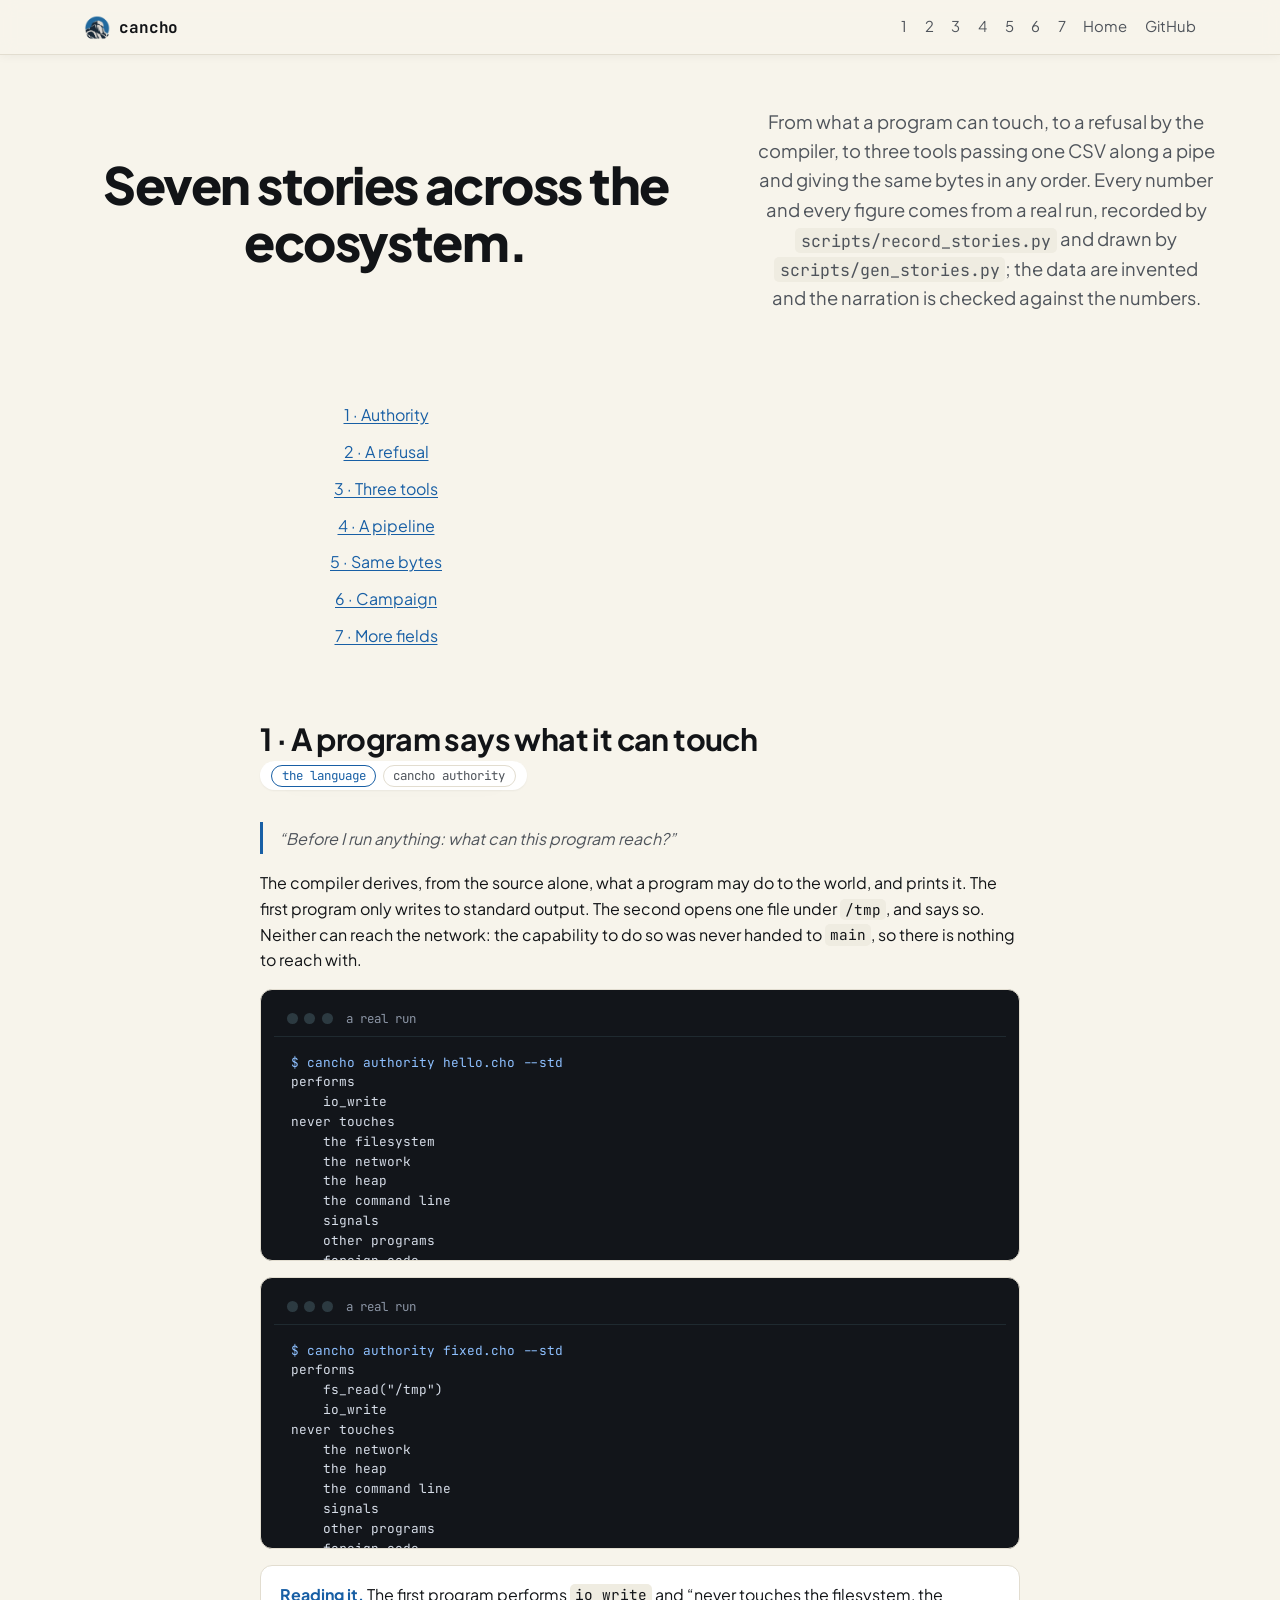
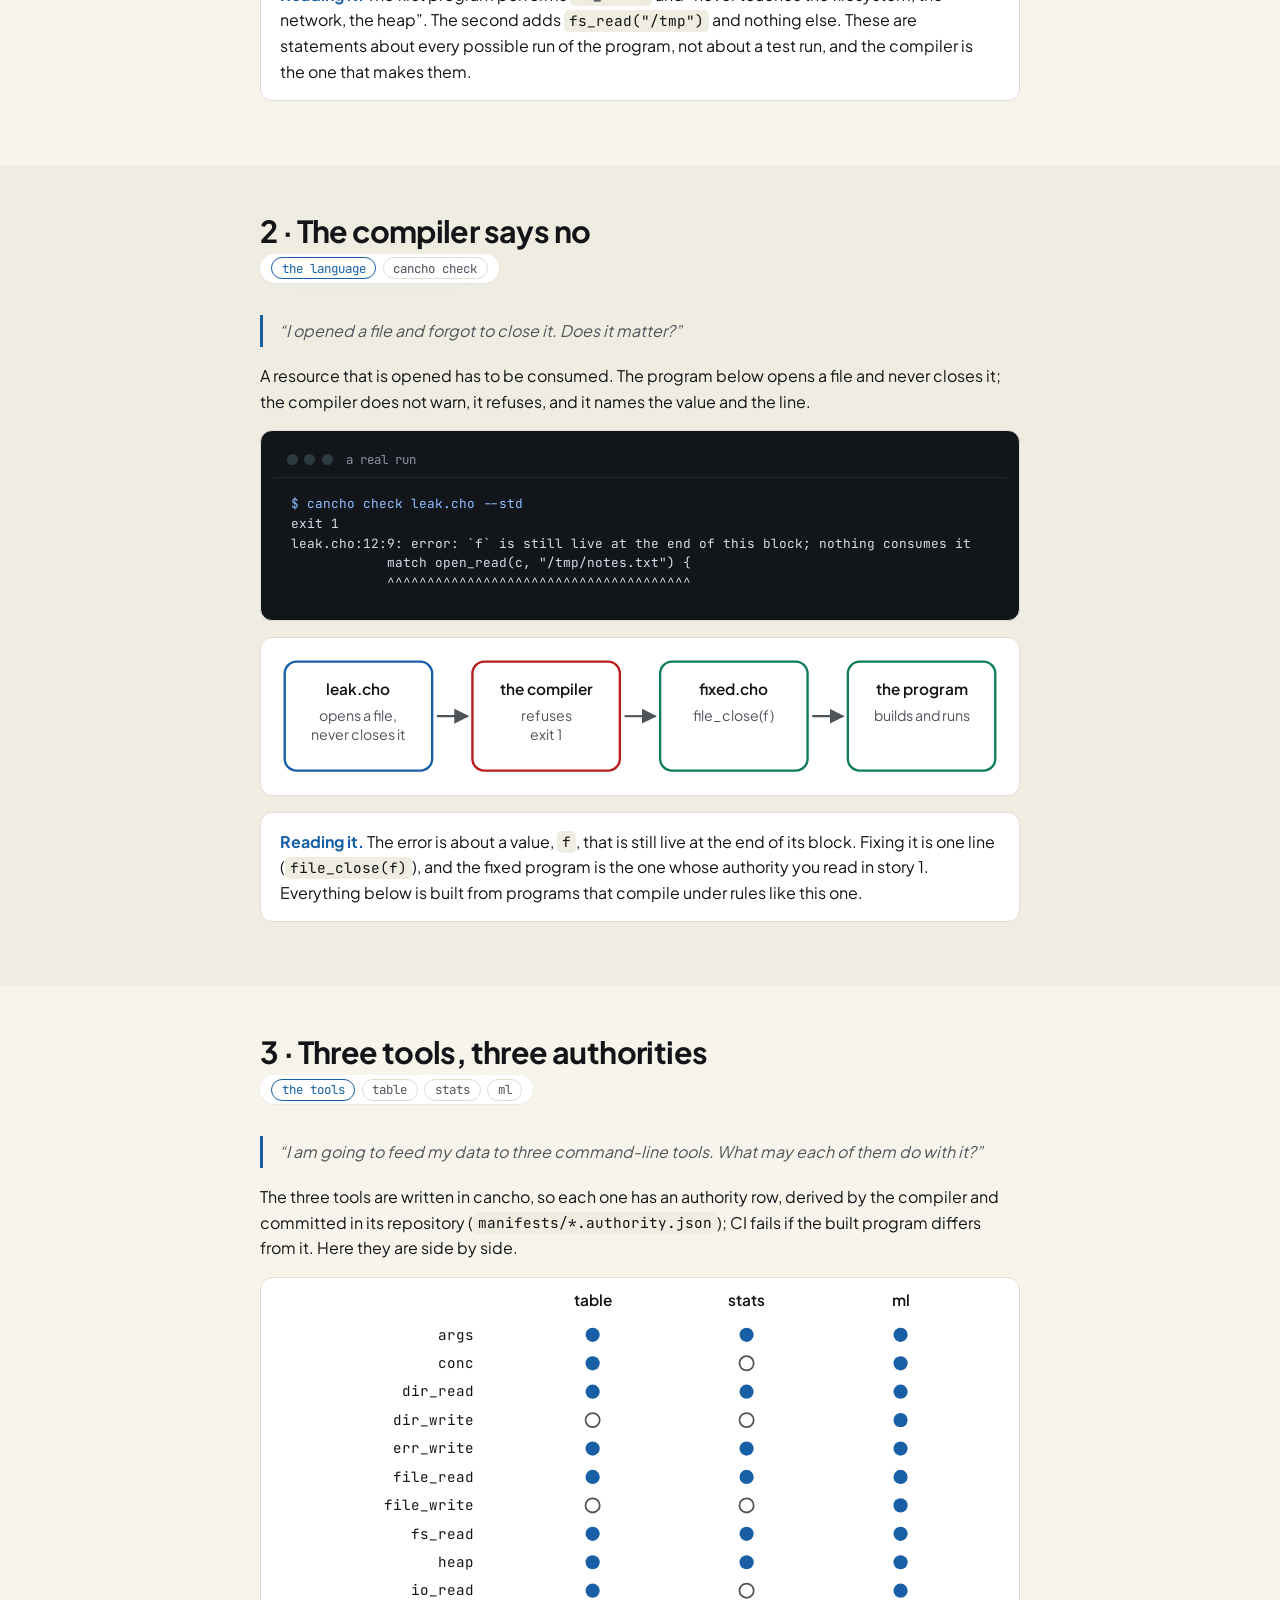
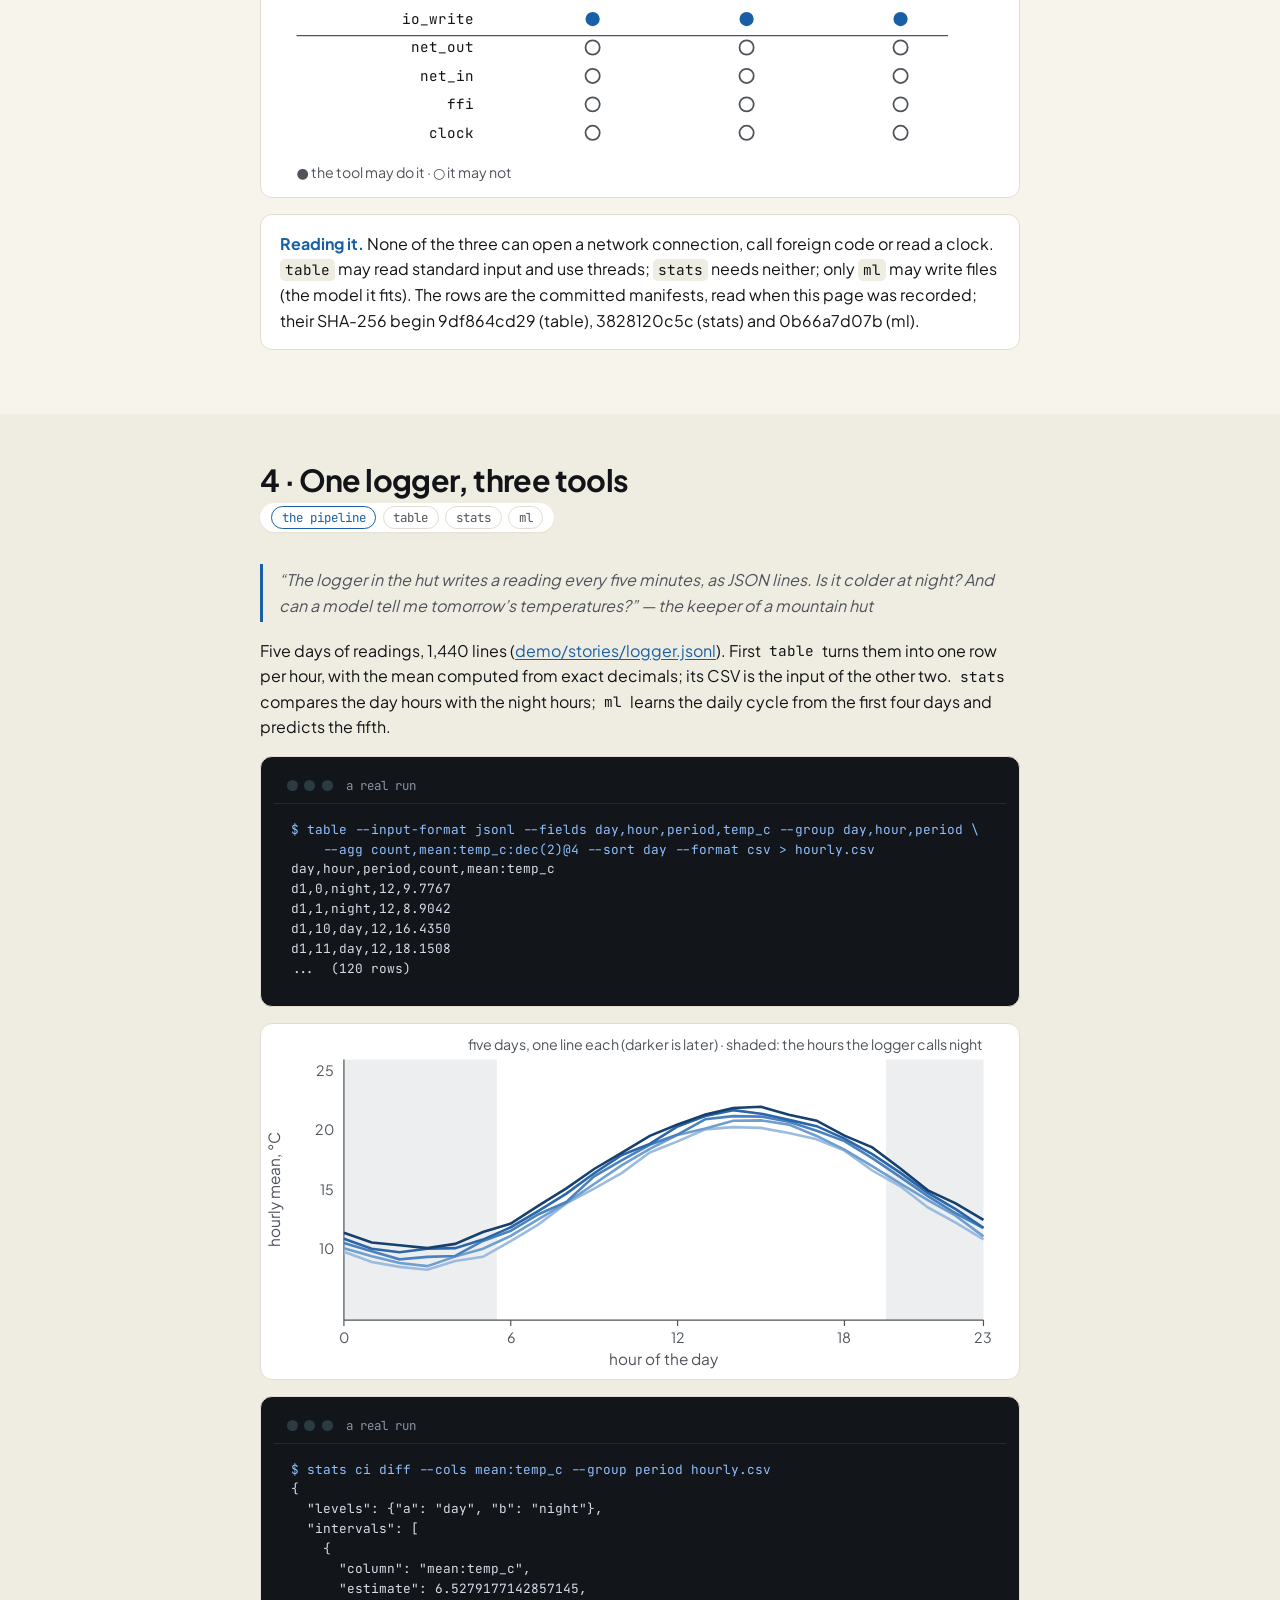
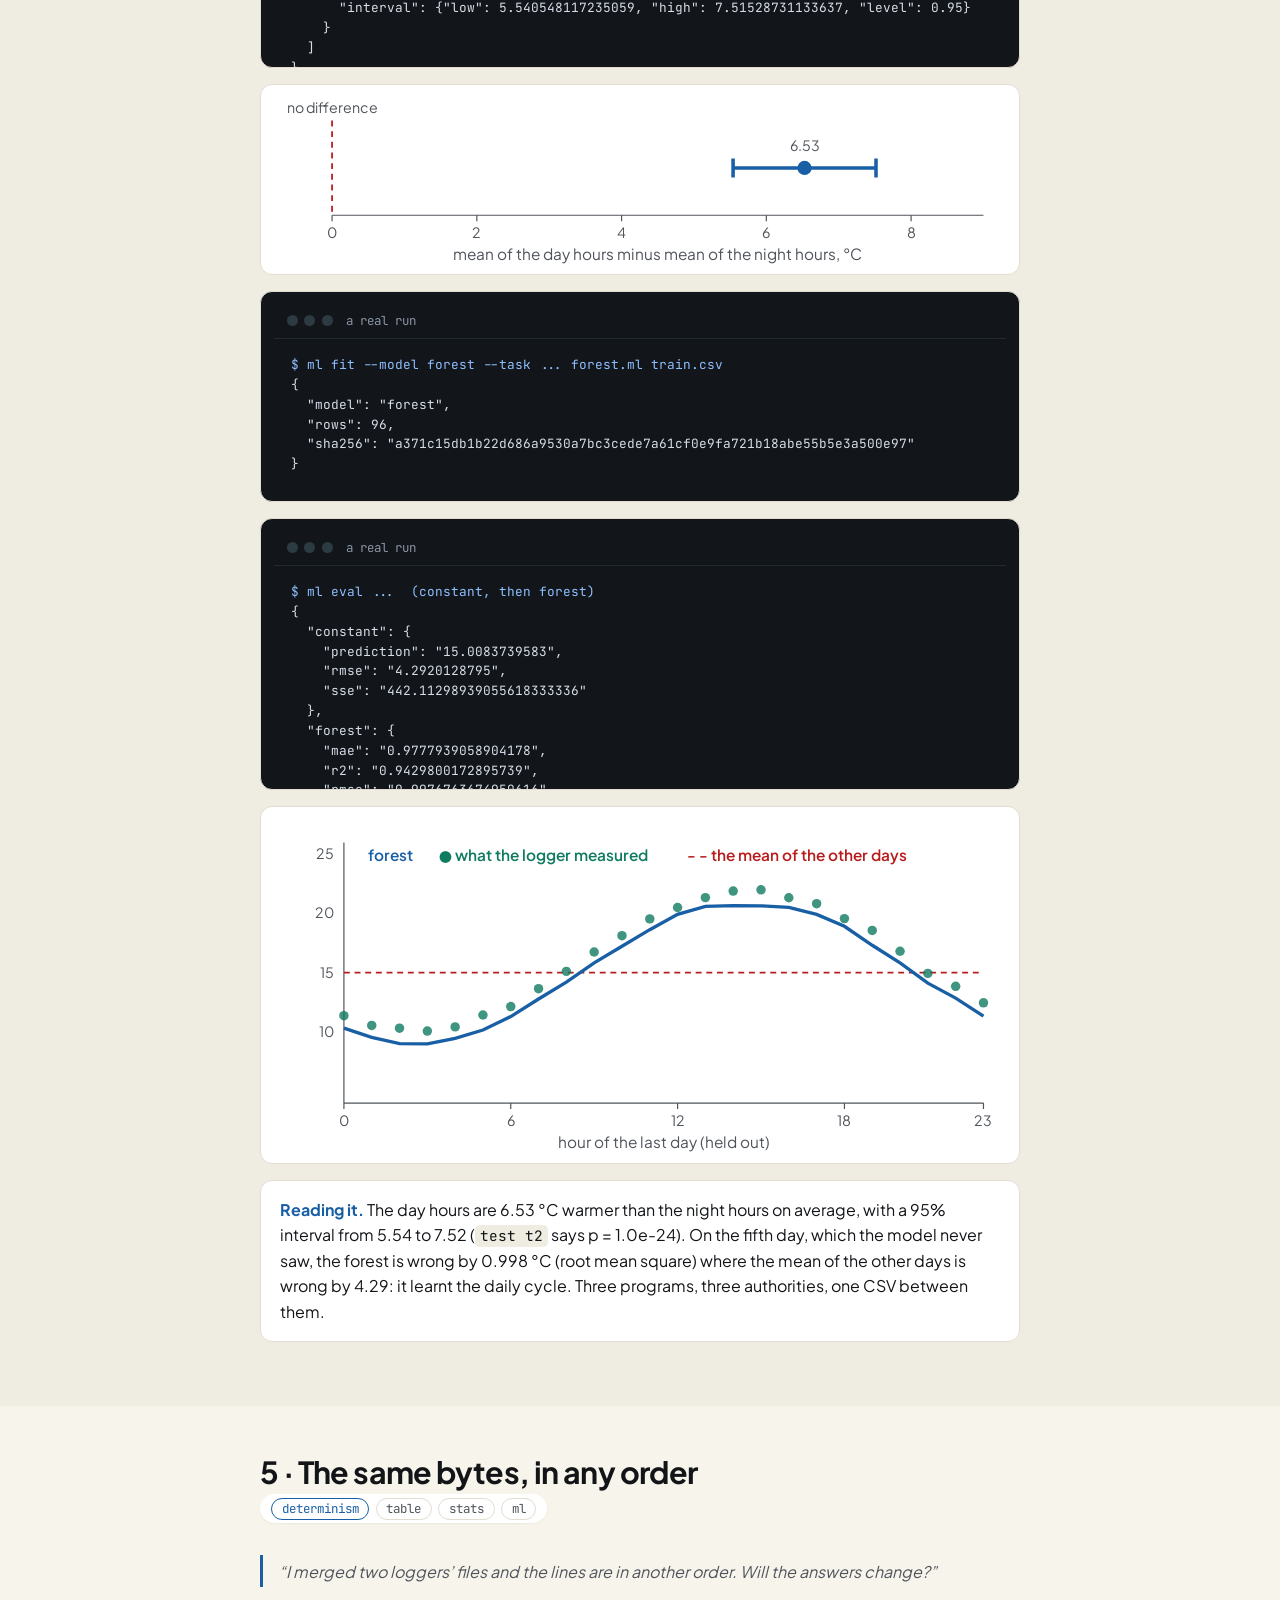
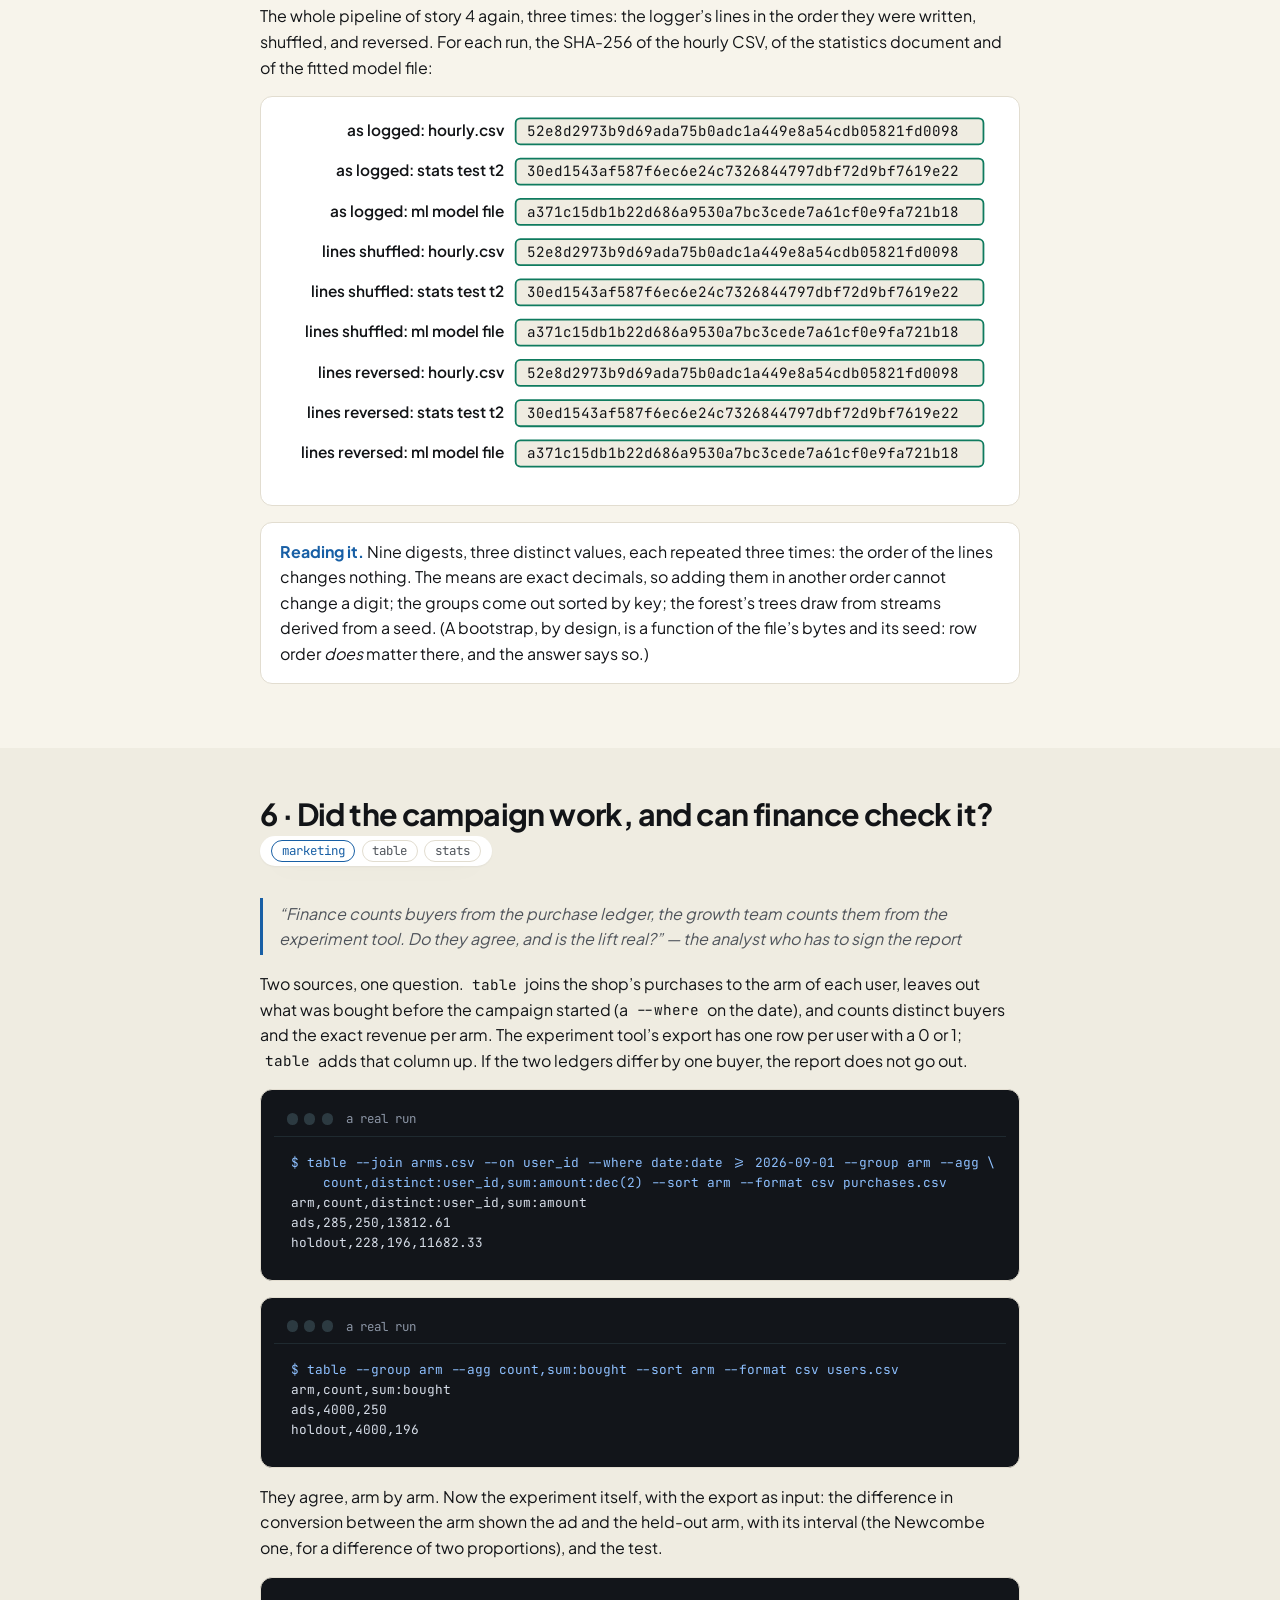
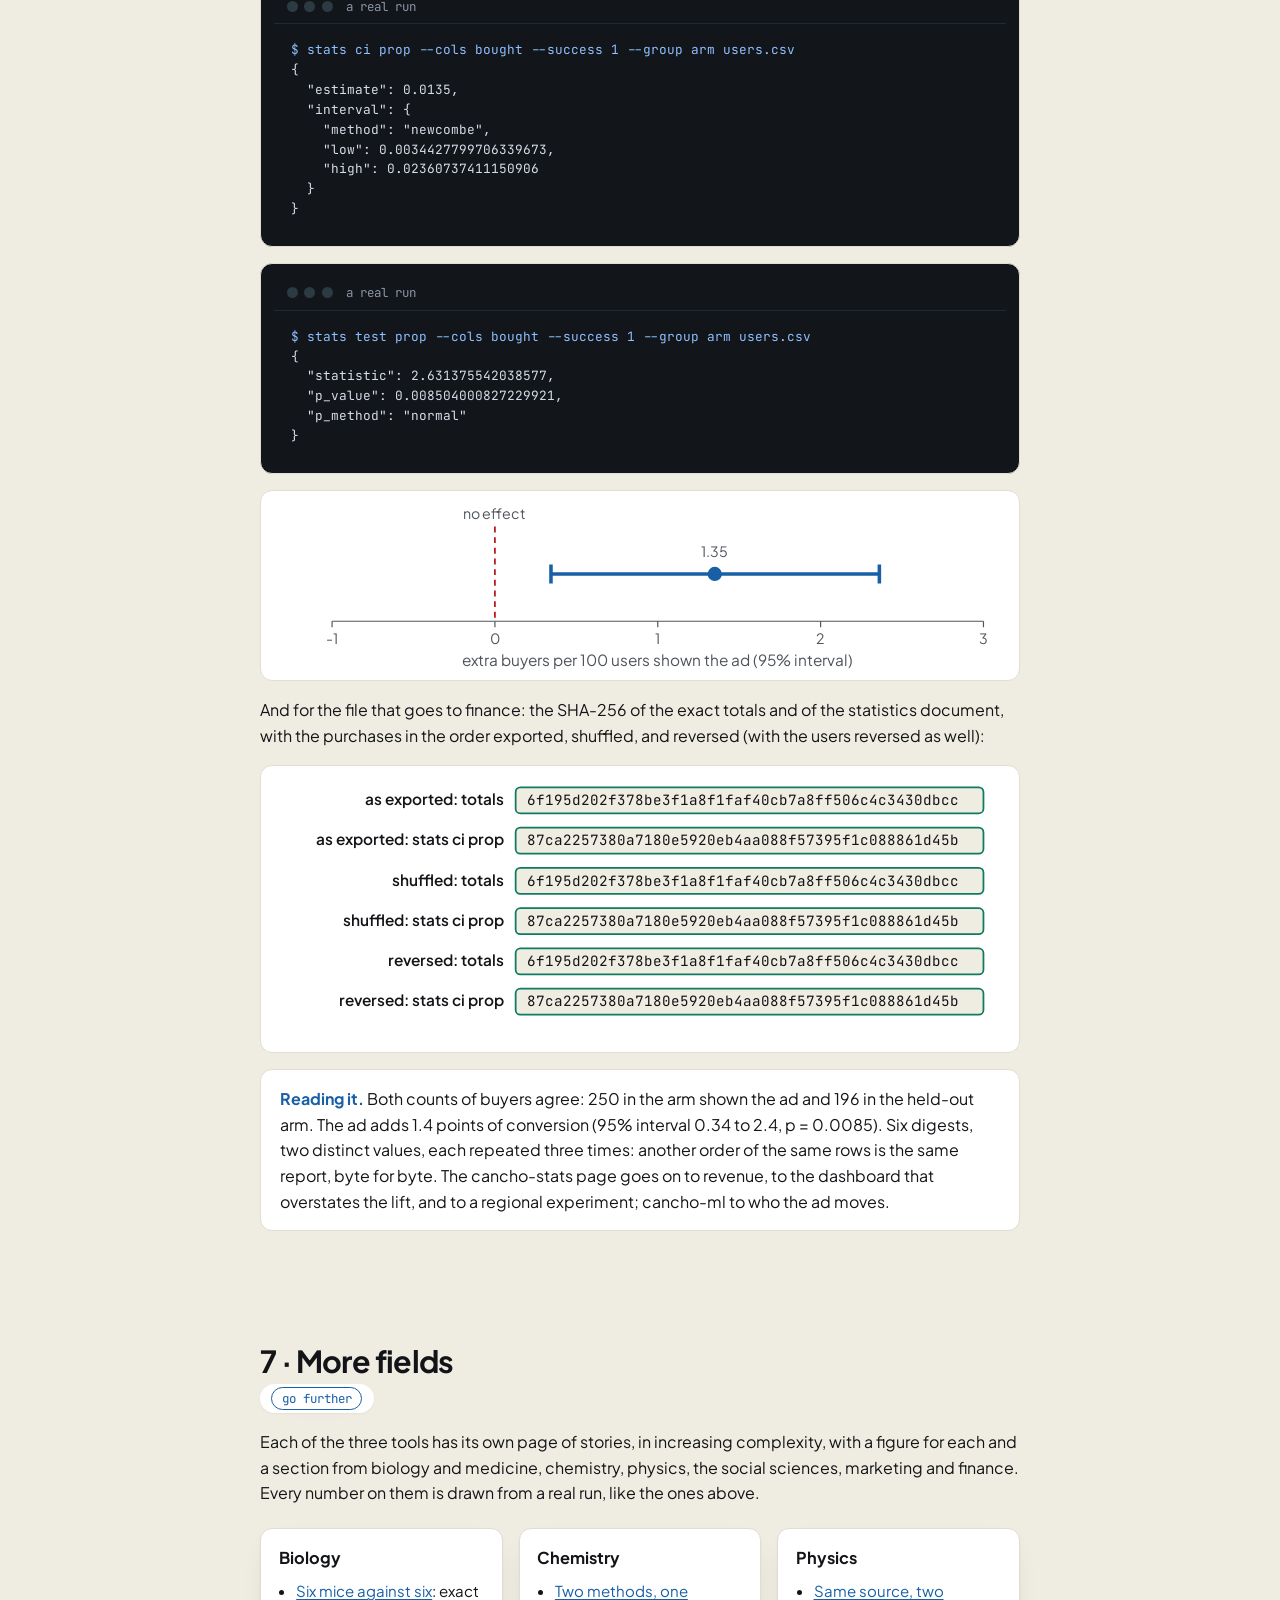
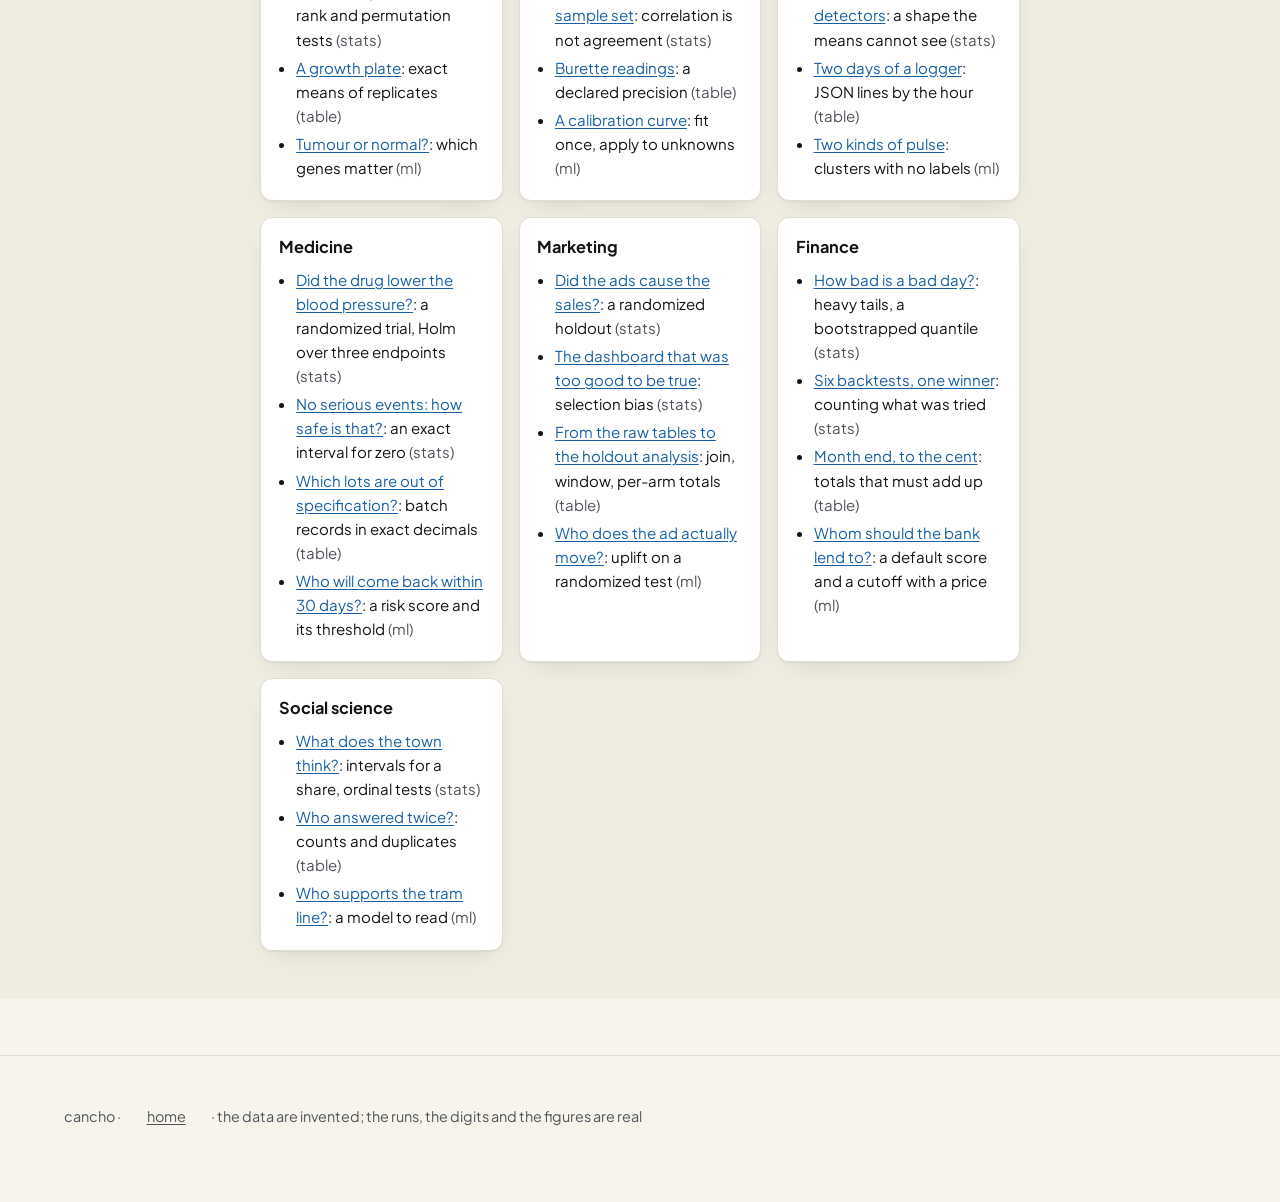
<file: stories.html>
<!doctype html>
<html lang="en">
<head>
<meta charset="utf-8">
<meta name="viewport" content="width=device-width, initial-scale=1">
<title>cancho: seven stories across the ecosystem</title>
<meta name="description" content="Seven end-to-end examples across cancho, table, stats and ml, in increasing complexity: what a program can touch, a refusal, three tools in a row, the same bytes in any order, and a marketing campaign checked by two ledgers. Every number is drawn from a real run.">
<meta name="color-scheme" content="light dark">
<link rel="stylesheet" href="assets/site.css">
<style>
.hero.small { padding: 3rem 0 1rem; }
.story { padding: 3rem 0; }
.story .wrap { max-width: 50rem; }
.story h2 { text-align: left; margin-bottom: .3rem; }
.badge { display: inline-flex; gap: .4rem; flex-wrap: wrap; margin: 0 0 1rem; }
.badge span { font: .78rem var(--mono); color: var(--muted); border: 1px solid var(--line); border-radius: 99px; padding: .1rem .6rem; background: var(--surface); }
.badge .lvl { color: var(--accent); border-color: var(--accent); }
.said { border-left: 3px solid var(--accent); padding: .2rem 0 .2rem 1rem; margin: 1rem 0; color: var(--muted); font-style: italic; }
.story .term { max-width: none; margin: 1rem 0; box-shadow: none; }
.story .term pre { min-height: 0; white-space: pre; word-break: normal; font-size: .8rem; }
.story pre .cm { color: var(--term-acc); }
.read { background: var(--surface); border: 1px solid var(--line); border-radius: 12px; padding: 1rem 1.2rem; margin: 1rem 0; }
.read b { color: var(--accent); }
figure.fig { margin: 1rem 0; }
figure.fig svg { width: 100%; height: auto; display: block; background: var(--surface); border: 1px solid var(--line); border-radius: 12px; }
.fig .ax { stroke: var(--muted); stroke-width: 1; }
.fig .tk { fill: var(--muted); font: 12px var(--font); }
.fig .lb { fill: var(--muted); font: 13px var(--font); }
.fig .nm { fill: var(--fg); font: 600 13px var(--font); }
.fig .wh { stroke-width: 2; } .fig .wh.pa, .fig .bx.pa { stroke: var(--accent); } .fig .wh.pb, .fig .bx.pb { stroke: var(--good); }
.fig .bx { fill: var(--soft); stroke-width: 2; }
.fig .md { stroke: var(--fg); stroke-width: 3; }
.fig .mn { fill: var(--warn); }
.fig .zero { stroke: var(--bad); stroke-width: 1.5; stroke-dasharray: 5 4; }
.fig .ciline { stroke: var(--accent); stroke-width: 3; }
.fig .pt { fill: var(--accent); }
.fig .band { stroke: var(--line); stroke-width: 1; }
.fig .dot.pa { fill: var(--accent); opacity: .8; } .fig .dot.pb { fill: var(--good); opacity: .8; }
.fig .ring { fill: none; stroke: var(--bad); stroke-width: 2; }
.fig .pbar.pa { fill: var(--accent); } .fig .pbar.pb { fill: var(--good); } .fig .pbar.warn { fill: var(--warn); }
.fig .link { stroke: var(--muted); stroke-width: 1.5; }
.fig .raw { fill: var(--surface); stroke: var(--accent); stroke-width: 2.5; } .fig .adj { fill: var(--accent); }
.fig .cell { fill: var(--soft); stroke: var(--line); } .fig .cell.hit { fill: var(--bad); stroke: var(--bad); }
.fig .seg { fill: var(--good); } .fig .seg.bad { fill: var(--bad); }
.fig .hash { fill: var(--soft); stroke: var(--good); stroke-width: 1.5; }
.fig .hx { fill: var(--fg); font: 12px var(--mono); }
.fig .bandci { fill: var(--accent); opacity: .18; }
.fig .ecdfa { fill: none; stroke: var(--accent); stroke-width: 2.5; } .fig .ecdfb { fill: none; stroke: var(--good); stroke-width: 2.5; }
.fig .gap { stroke: var(--bad); stroke-width: 3; }
.fig .lk1 { fill: #b42d27; } .fig .lk2 { fill: #d97a52; } .fig .lk3 { fill: #c9c9c9; } .fig .lk4 { fill: #5a9bd4; } .fig .lk5 { fill: #1f5fa6; }
.fig .lk { fill: #fff; font: 600 12px var(--font); }
.part { padding: 2.5rem 0 .5rem; text-align: center; border-top: 1px solid var(--line); }
.part h2 { text-align: center; }
.toc { display: flex; flex-direction: column; gap: .7rem; align-items: center; margin-top: 1.2rem; }
.tg { display: flex; flex-wrap: wrap; gap: .45rem; justify-content: center; align-items: center; }
.tg a { text-decoration: none; border: 1px solid var(--line); border-radius: 99px; padding: .2rem .8rem; background: var(--surface); font-size: .88rem; }
.tg a.tn { border: 0; background: none; font-weight: 700; color: var(--fg); padding-left: 0; }
.grp { padding: 2.5rem 0 .2rem; text-align: center; border-top: 1px solid var(--line); background: var(--bg); }
.grp h2 { text-align: center; margin: 0 0 .3rem; }
.grp .lead { color: var(--muted); max-width: 40rem; margin: 0 auto; }
details.dd { position: relative; }
details.dd summary { white-space: nowrap; cursor: pointer; color: var(--muted); font-size: .93rem; list-style: none; padding: .3rem .2rem; }
details.dd summary::-webkit-details-marker { display: none; }
details.dd summary::after { content: " ▾"; }
details.dd[open] summary { color: var(--fg); }
details.dd .menu { position: absolute; right: 0; top: 2.2rem; z-index: 9; min-width: 15rem; max-height: 75vh; overflow: auto; background: var(--surface); border: 1px solid var(--line); border-radius: 10px; padding: .4rem 0; box-shadow: 0 8px 24px rgba(0,0,0,.18); }
details.dd .menu a { display: block; padding: .25rem 1rem; color: var(--fg); }
details.dd .menu a:hover { background: var(--soft); }
@media (max-width: 40rem) { details.dd .menu { position: fixed; left: 8px; right: 8px; top: 3.6rem; max-height: 80vh; } }
details.dd .menu a.gh { font-weight: 700; margin-top: .35rem; color: var(--accent); }
.data { color: var(--muted); font-size: .9rem; text-align: center; margin-top: 1rem; }

:root { --term-dim: #8b95a5; --term-acc: #8ec0ff; --term-good: #5fd3a6; --term-bad: #ff9a92; }
header.top { position: sticky; top: 0; z-index: 5; background: color-mix(in srgb, var(--bg) 88%, transparent); backdrop-filter: blur(8px); border-bottom: 1px solid var(--line); }
header.top .wrap { display: flex; align-items: center; gap: 1.2rem; height: 3.4rem; }
header.top .brand { display: inline-flex; align-items: center; gap: .5rem; font: 700 1rem var(--mono); color: var(--fg); text-decoration: none; }
header.top nav { display: flex; gap: 1.1rem; margin-left: auto; flex-wrap: wrap; }
header.top nav a { color: var(--muted); text-decoration: none; font-size: .93rem; }
@media (max-width: 40rem) { header.top nav a.opt { display: none; } }
.hero { padding: 3.2rem 0 1.5rem; text-align: center; } .hero h1 { font-size: clamp(2rem, 6vw, 3.2rem); line-height: 1.1; margin: 0 auto 1rem; letter-spacing: -.03em; max-width: 20ch; }
.hero .sub { font-size: 1.15rem; color: var(--muted); max-width: 40rem; margin: 0 auto 1.4rem; }
section { margin: 0; padding: 3rem 0; } section.alt { background: var(--soft); }
h2 { font-size: clamp(1.4rem, 3vw, 1.9rem); margin: 0 0 .6rem; letter-spacing: -.02em; }
.lead { color: var(--muted); max-width: 40rem; margin: 0 auto 1.6rem; text-align: center; }
.term { background: var(--term-bg); color: var(--term-fg); border-radius: 12px; border: 1px solid var(--line); overflow: hidden; }
.term .bar { display: flex; align-items: center; gap: .4rem; padding: .55rem .8rem; border-bottom: 1px solid #1f2a30; font: .78rem var(--mono); color: var(--term-dim); }
.term .bar i { width: .7rem; height: .7rem; border-radius: 50%; background: #2c3a41; display: inline-block; }
.term pre { margin: 0; padding: 1rem 1.1rem; overflow-x: auto; font: .8rem/1.55 var(--mono); }
code { font: .9em var(--mono); background: var(--soft); padding: .1em .35em; border-radius: 5px; }
.ax { stroke: var(--muted); } .fig .ln.d1 { stroke: #9bbbe0; } .fig .ln.d2 { stroke: #6f9fd0; } .fig .ln.d3 { stroke: #4a82c0; } .fig .ln.d4 { stroke: #2b66a8; } .fig .ln.d5 { stroke: #16406e; }
.fig .night { fill: var(--ink); opacity: .08; } .fig .efl { fill: var(--fg); font: 12px var(--mono); }
.fig .eff.on { fill: var(--accent); } .fig .eff.off { fill: none; stroke: var(--muted); stroke-width: 1.5; }
.fig .fbox { fill: var(--surface); stroke-width: 2; } .fig .fbox.q { stroke: var(--accent); } .fig .fbox.r { stroke: var(--bad); } .fig .fbox.ok { stroke: var(--good); }
.fig .arrow { stroke: var(--muted); stroke-width: 1.8; marker-end: url(#ar); }
.fig .ln { fill: none; stroke-width: 2.2; } .fig .ln.la { stroke: var(--accent); stroke-width: 2.8; }
.fig .dot.pb { fill: var(--good); } .fig .zero { stroke: var(--bad); stroke-width: 1.5; stroke-dasharray: 5 4; }
.fig .ciline { stroke: var(--accent); stroke-width: 3; } .fig .pt { fill: var(--accent); }
.fig .hash { fill: var(--soft); stroke: var(--good); stroke-width: 1.5; } .fig .hx { fill: var(--fg); font: 12px var(--mono); }
.cards { display: grid; grid-template-columns: repeat(auto-fit, minmax(14rem, 1fr)); gap: 1rem; margin-top: 1.4rem; }
.card { background: var(--surface); border: 1px solid var(--line); border-radius: 12px; padding: 1rem 1.1rem; }
.card h3 { margin: 0 0 .5rem; font-size: 1.02rem; } .card ul { margin: 0; padding-left: 1.1rem; } .card li { margin: .25rem 0; font-size: .94rem; }
</style>
</head>
<body>
<header class="top"><div class="wrap">
  <a class="brand" href="./"><img src="logo-mark.png" width="28" height="28" alt="">cancho</a>
  <nav><a class="opt" href="#s1">1</a> <a class="opt" href="#s2">2</a> <a class="opt" href="#s3">3</a> <a class="opt" href="#s4">4</a> <a class="opt" href="#s5">5</a> <a class="opt" href="#s6">6</a> <a class="opt" href="#s7">7</a><a href="./">Home</a><a href="https://github.com/alpibrusl/cancho">GitHub</a></nav>
</div></header>
<div class="wrap hero">
  <h1>Seven stories across the ecosystem.</h1>
  <p class="sub">From what a program can touch, to a refusal by the compiler, to three tools passing one CSV along a pipe and giving the same bytes in any order. Every number and every figure comes from a real run, recorded by <code>scripts/record_stories.py</code> and drawn by <code>scripts/gen_stories.py</code>; the data are invented and the narration is checked against the numbers.</p>
  <div class="toc"><a href="#s1">1 &middot; Authority</a><a href="#s2">2 &middot; A refusal</a><a href="#s3">3 &middot; Three tools</a><a href="#s4">4 &middot; A pipeline</a><a href="#s5">5 &middot; Same bytes</a><a href="#s6">6 &middot; Campaign</a><a href="#s7">7 &middot; More fields</a></div>
</div>
<section class=" story" id="s1"><div class="wrap"><h2>1 &middot; A program says what it can touch</h2><div class="badge"><span class="lvl">the language</span><span>cancho authority</span></div><p class="said">&#8220;Before I run anything: what can this program reach?&#8221;</p><p>The compiler derives, from the source alone, what a program may do to the world, and prints it. The first program only writes to standard output. The second opens one file under <code>/tmp</code>, and says so. Neither can reach the network: the capability to do so was never handed to <code>main</code>, so there is nothing to reach with.</p><div class="term"><div class="bar"><i></i><i></i><i></i> a real run</div><pre><span class="cm">$ cancho authority hello.cho --std</span>
performs
    io_write
never touches
    the filesystem
    the network
    the heap
    the command line
    signals
    other programs
    foreign code</pre></div><div class="term"><div class="bar"><i></i><i></i><i></i> a real run</div><pre><span class="cm">$ cancho authority fixed.cho --std</span>
performs
    fs_read(&quot;/tmp&quot;)
    io_write
never touches
    the network
    the heap
    the command line
    signals
    other programs
    foreign code</pre></div><div class="read"><b>Reading it.</b> The first program performs <code>io_write</code> and &#8220;never touches the filesystem, the network, the heap&#8221;. The second adds <code>fs_read("/tmp")</code> and nothing else. These are statements about every possible run of the program, not about a test run, and the compiler is the one that makes them.</div></div></section>
<section class="alt story" id="s2"><div class="wrap"><h2>2 &middot; The compiler says no</h2><div class="badge"><span class="lvl">the language</span><span>cancho check</span></div><p class="said">&#8220;I opened a file and forgot to close it. Does it matter?&#8221;</p><p>A resource that is opened has to be consumed. The program below opens a file and never closes it; the compiler does not warn, it refuses, and it names the value and the line.</p><div class="term"><div class="bar"><i></i><i></i><i></i> a real run</div><pre><span class="cm">$ cancho check leak.cho --std</span>
exit 1
leak.cho:12:9: error: `f` is still live at the end of this block; nothing consumes it
            match open_read(c, &quot;/tmp/notes.txt&quot;) {
            ^^^^^^^^^^^^^^^^^^^^^^^^^^^^^^^^^^^^^^</pre></div><figure class="fig"><svg viewBox="0 0 640 132" role="img" aria-label="A program, the compiler&#x27;s refusal, the fix and the build"><defs><marker id="ar" viewBox="0 0 10 10" refX="9" refY="5" markerWidth="7" markerHeight="7" orient="auto"><path d="M0 0L10 5L0 10z" fill="context-stroke"/></marker></defs>
<rect class="fbox q" x="20" y="20" width="124.5" height="92" rx="10"/><text class="nm" x="82.25" y="48" text-anchor="middle">leak.cho</text>
<text class="tk" x="82.25" y="70" text-anchor="middle">opens a file,</text>
<text class="tk" x="82.25" y="86" text-anchor="middle">never closes it</text>
<line class="arrow" x1="148.5" y1="66" x2="174.5" y2="66"/>
<rect class="fbox r" x="178.5" y="20" width="124.5" height="92" rx="10"/><text class="nm" x="240.75" y="48" text-anchor="middle">the compiler</text>
<text class="tk" x="240.75" y="70" text-anchor="middle">refuses</text>
<text class="tk" x="240.75" y="86" text-anchor="middle">exit 1</text>
<line class="arrow" x1="307" y1="66" x2="333" y2="66"/>
<rect class="fbox ok" x="337" y="20" width="124.5" height="92" rx="10"/><text class="nm" x="399.25" y="48" text-anchor="middle">fixed.cho</text>
<text class="tk" x="399.25" y="70" text-anchor="middle">file_close(f)</text>
<line class="arrow" x1="465.5" y1="66" x2="491.5" y2="66"/>
<rect class="fbox ok" x="495.5" y="20" width="124.5" height="92" rx="10"/><text class="nm" x="557.75" y="48" text-anchor="middle">the program</text>
<text class="tk" x="557.75" y="70" text-anchor="middle">builds and runs</text></svg></figure><div class="read"><b>Reading it.</b> The error is about a value, <code>f</code>, that is still live at the end of its block. Fixing it is one line (<code>file_close(f)</code>), and the fixed program is the one whose authority you read in story 1. Everything below is built from programs that compile under rules like this one.</div></div></section>
<section class=" story" id="s3"><div class="wrap"><h2>3 &middot; Three tools, three authorities</h2><div class="badge"><span class="lvl">the tools</span><span>table</span><span>stats</span><span>ml</span></div><p class="said">&#8220;I am going to feed my data to three command-line tools. What may each of them do with it?&#8221;</p><p>The three tools are written in cancho, so each one has an authority row, derived by the compiler and committed in its repository (<code>manifests/*.authority.json</code>); CI fails if the built program differs from it. Here they are side by side.</p><figure class="fig"><svg viewBox="0 0 640 438" role="img" aria-label="The effects each tool may use, and the four it may not"><text class="nm" x="280" y="24" text-anchor="middle">table</text>
<text class="nm" x="410" y="24" text-anchor="middle">stats</text>
<text class="nm" x="540" y="24" text-anchor="middle">ml</text>
<text class="efl" x="180" y="52" text-anchor="end">args</text>
<circle class="eff on" cx="280" cy="48" r="6"/>
<circle class="eff on" cx="410" cy="48" r="6"/>
<circle class="eff on" cx="540" cy="48" r="6"/>
<text class="efl" x="180" y="76" text-anchor="end">conc</text>
<circle class="eff on" cx="280" cy="72" r="6"/>
<circle class="eff off" cx="410" cy="72" r="6"/>
<circle class="eff on" cx="540" cy="72" r="6"/>
<text class="efl" x="180" y="100" text-anchor="end">dir_read</text>
<circle class="eff on" cx="280" cy="96" r="6"/>
<circle class="eff on" cx="410" cy="96" r="6"/>
<circle class="eff on" cx="540" cy="96" r="6"/>
<text class="efl" x="180" y="124" text-anchor="end">dir_write</text>
<circle class="eff off" cx="280" cy="120" r="6"/>
<circle class="eff off" cx="410" cy="120" r="6"/>
<circle class="eff on" cx="540" cy="120" r="6"/>
<text class="efl" x="180" y="148" text-anchor="end">err_write</text>
<circle class="eff on" cx="280" cy="144" r="6"/>
<circle class="eff on" cx="410" cy="144" r="6"/>
<circle class="eff on" cx="540" cy="144" r="6"/>
<text class="efl" x="180" y="172" text-anchor="end">file_read</text>
<circle class="eff on" cx="280" cy="168" r="6"/>
<circle class="eff on" cx="410" cy="168" r="6"/>
<circle class="eff on" cx="540" cy="168" r="6"/>
<text class="efl" x="180" y="196" text-anchor="end">file_write</text>
<circle class="eff off" cx="280" cy="192" r="6"/>
<circle class="eff off" cx="410" cy="192" r="6"/>
<circle class="eff on" cx="540" cy="192" r="6"/>
<text class="efl" x="180" y="220" text-anchor="end">fs_read</text>
<circle class="eff on" cx="280" cy="216" r="6"/>
<circle class="eff on" cx="410" cy="216" r="6"/>
<circle class="eff on" cx="540" cy="216" r="6"/>
<text class="efl" x="180" y="244" text-anchor="end">heap</text>
<circle class="eff on" cx="280" cy="240" r="6"/>
<circle class="eff on" cx="410" cy="240" r="6"/>
<circle class="eff on" cx="540" cy="240" r="6"/>
<text class="efl" x="180" y="268" text-anchor="end">io_read</text>
<circle class="eff on" cx="280" cy="264" r="6"/>
<circle class="eff off" cx="410" cy="264" r="6"/>
<circle class="eff on" cx="540" cy="264" r="6"/>
<text class="efl" x="180" y="292" text-anchor="end">io_write</text>
<circle class="eff on" cx="280" cy="288" r="6"/>
<circle class="eff on" cx="410" cy="288" r="6"/>
<circle class="eff on" cx="540" cy="288" r="6"/>
<line class="ax" x1="30" y1="302" x2="580" y2="302"/>
<text class="efl" x="180" y="316" text-anchor="end">net_out</text>
<circle class="eff off" cx="280" cy="312" r="6"/>
<circle class="eff off" cx="410" cy="312" r="6"/>
<circle class="eff off" cx="540" cy="312" r="6"/>
<text class="efl" x="180" y="340" text-anchor="end">net_in</text>
<circle class="eff off" cx="280" cy="336" r="6"/>
<circle class="eff off" cx="410" cy="336" r="6"/>
<circle class="eff off" cx="540" cy="336" r="6"/>
<text class="efl" x="180" y="364" text-anchor="end">ffi</text>
<circle class="eff off" cx="280" cy="360" r="6"/>
<circle class="eff off" cx="410" cy="360" r="6"/>
<circle class="eff off" cx="540" cy="360" r="6"/>
<text class="efl" x="180" y="388" text-anchor="end">clock</text>
<circle class="eff off" cx="280" cy="384" r="6"/>
<circle class="eff off" cx="410" cy="384" r="6"/>
<circle class="eff off" cx="540" cy="384" r="6"/>
<text class="tk" x="30" y="422">&#9679; the tool may do it &#183; &#9675; it may not</text></svg></figure><div class="read"><b>Reading it.</b> None of the three can open a network connection, call foreign code or read a clock. <code>table</code> may read standard input and use threads; <code>stats</code> needs neither; only <code>ml</code> may write files (the model it fits). The rows are the committed manifests, read when this page was recorded; their SHA-256 begin 9df864cd29 (table), 3828120c5c (stats) and 0b66a7d07b (ml).</div></div></section>
<section class="alt story" id="s4"><div class="wrap"><h2>4 &middot; One logger, three tools</h2><div class="badge"><span class="lvl">the pipeline</span><span>table</span><span>stats</span><span>ml</span></div><p class="said">&#8220;The logger in the hut writes a reading every five minutes, as JSON lines. Is it colder at night? And can a model tell me tomorrow&#8217;s temperatures?&#8221; &#8212; the keeper of a mountain hut</p><p>Five days of readings, 1,440 lines (<a href="demo/stories/logger.jsonl">demo/stories/logger.jsonl</a>). First <code>table</code> turns them into one row per hour, with the mean computed from exact decimals; its CSV is the input of the other two. <code>stats</code> compares the day hours with the night hours; <code>ml</code> learns the daily cycle from the first four days and predicts the fifth.</p><div class="term"><div class="bar"><i></i><i></i><i></i> a real run</div><pre><span class="cm">$ table --input-format jsonl --fields day,hour,period,temp_c --group day,hour,period \
    --agg count,mean:temp_c:dec(2)@4 --sort day --format csv &gt; hourly.csv</span>
day,hour,period,count,mean:temp_c
d1,0,night,12,9.7767
d1,1,night,12,8.9042
d1,10,day,12,16.4350
d1,11,day,12,18.1508
...  (120 rows)</pre></div><figure class="fig"><svg viewBox="0 0 640 300" role="img" aria-label="Hourly mean temperature of the five days"><line class="ax" x1="70" y1="250" x2="610" y2="250"/>
<line class="ax" x1="70" y1="250" x2="70" y2="255"/><text class="tk" x="70" y="269" text-anchor="middle">0</text>
<line class="ax" x1="210.87" y1="250" x2="210.87" y2="255"/><text class="tk" x="210.87" y="269" text-anchor="middle">6</text>
<line class="ax" x1="351.739" y1="250" x2="351.739" y2="255"/><text class="tk" x="351.739" y="269" text-anchor="middle">12</text>
<line class="ax" x1="492.609" y1="250" x2="492.609" y2="255"/><text class="tk" x="492.609" y="269" text-anchor="middle">18</text>
<line class="ax" x1="610" y1="250" x2="610" y2="255"/><text class="tk" x="610" y="269" text-anchor="middle">23</text>
<text class="lb" x="340" y="288" text-anchor="middle">hour of the day</text>
<line class="ax" x1="70" y1="30" x2="70" y2="250"/>
<text class="tk" x="62" y="194" text-anchor="end">10</text>
<text class="tk" x="62" y="144" text-anchor="end">15</text>
<text class="tk" x="62" y="94" text-anchor="end">20</text>
<text class="tk" x="62" y="44" text-anchor="end">25</text>
<text class="lb" x="16" y="140" transform="rotate(-90 16 140)" text-anchor="middle">hourly mean, &#176;C</text>
<rect class="night" x="70" y="30" width="129.13" height="220"/><rect class="night" x="527.826" y="30" width="82.1739" height="220"/>
<polyline class="ln d1" points="70,192.233 93.4783,200.958 116.957,205.083 140.435,207.45 163.913,200.092 187.391,196.542 210.87,183.233 234.348,169.208 257.826,151.467 281.304,139.058 304.783,125.65 328.261,108.492 351.739,99.092 375.217,88.967 398.696,87.108 422.174,87.742 445.652,91.992 469.13,97.292 492.609,106.883 516.087,123.708 539.565,136.817 563.043,154.9 586.522,167.642 610,181.767"/>
<polyline class="ln d2" points="70,189.3 93.4783,196.15 116.957,201.758 140.435,204.467 163.913,196.408 187.391,189.758 210.87,178.867 234.348,164.817 257.826,151.058 281.304,135.1 304.783,119.217 328.261,105.45 351.739,93.625 375.217,88.317 398.696,81.683 422.174,81.367 445.652,84.933 469.13,94.525 492.609,106.067 516.087,119.95 539.565,134.492 563.043,148.775 586.522,161.883 610,179.275"/>
<polyline class="ln d3" points="70,184.95 93.4783,191.783 116.957,198.675 140.435,196.617 163.913,195.9 187.391,183.175 210.87,174.692 234.348,160.608 257.826,150.267 281.304,128.617 304.783,114.908 328.261,101.975 351.739,93.333 375.217,80.408 398.696,77.825 422.174,78.175 445.652,82.483 469.13,90.208 492.609,98.858 516.087,113.225 539.565,129.083 563.043,145.367 586.522,159.808 610,172.325"/>
<polyline class="ln d4" points="70,181.267 93.4783,189.8 116.957,192.767 140.435,189.733 163.913,189.242 187.391,182.017 210.87,171.6 234.348,157.8 257.826,143.183 281.304,126.042 304.783,110.542 328.261,101.267 351.739,86.467 375.217,77.658 398.696,72.717 422.174,75.742 445.652,80.95 469.13,86.267 492.609,96.742 516.087,109.883 539.565,125.475 563.043,142.542 586.522,156.317 610,172.058"/>
<polyline class="ln d5" points="70,176.217 93.4783,184.425 116.957,186.758 140.435,189.2 163.913,185.65 187.391,175.633 210.87,168.533 234.348,153.417 257.826,138.792 281.304,122.425 304.783,108.675 328.261,94.467 351.739,84.875 375.217,76.517 398.696,70.975 422.174,69.9 445.652,76.642 469.13,81.667 492.609,94.242 516.087,104.192 539.565,121.775 563.043,140.475 586.522,151.4 610,165.367"/>
<text class="tk" x="610" y="22" text-anchor="end">five days, one line each (darker is later) &#183; shaded: the hours the logger calls night</text></svg></figure><div class="term"><div class="bar"><i></i><i></i><i></i> a real run</div><pre><span class="cm">$ stats ci diff --cols mean:temp_c --group period hourly.csv</span>
{
  &quot;levels&quot;: {&quot;a&quot;: &quot;day&quot;, &quot;b&quot;: &quot;night&quot;},
  &quot;intervals&quot;: [
    {
      &quot;column&quot;: &quot;mean:temp_c&quot;,
      &quot;estimate&quot;: 6.5279177142857145,
      &quot;interval&quot;: {&quot;low&quot;: 5.540548117235059, &quot;high&quot;: 7.51528731133637, &quot;level&quot;: 0.95}
    }
  ]
}</pre></div><figure class="fig"><svg viewBox="0 0 640 160" role="img" aria-label="The difference of day and night temperature with its 95% interval"><line class="ax" x1="60" y1="110" x2="610" y2="110"/>
<line class="ax" x1="60" y1="110" x2="60" y2="115"/><text class="tk" x="60" y="129" text-anchor="middle">0</text>
<line class="ax" x1="182.222" y1="110" x2="182.222" y2="115"/><text class="tk" x="182.222" y="129" text-anchor="middle">2</text>
<line class="ax" x1="304.444" y1="110" x2="304.444" y2="115"/><text class="tk" x="304.444" y="129" text-anchor="middle">4</text>
<line class="ax" x1="426.667" y1="110" x2="426.667" y2="115"/><text class="tk" x="426.667" y="129" text-anchor="middle">6</text>
<line class="ax" x1="548.889" y1="110" x2="548.889" y2="115"/><text class="tk" x="548.889" y="129" text-anchor="middle">8</text>
<text class="lb" x="335" y="148" text-anchor="middle">mean of the day hours minus mean of the night hours, °C</text>
<line class="zero" x1="60" y1="30" x2="60" y2="110"/><text class="tk" x="60" y="24" text-anchor="middle">no difference</text>
<line class="ciline" x1="398.589" y1="70" x2="519.268" y2="70"/><line class="ciline" x1="398.589" y1="62" x2="398.589" y2="78"/><line class="ciline" x1="519.268" y1="62" x2="519.268" y2="78"/>
<circle class="pt" cx="458.928" cy="70" r="6"/><text class="tk" x="458.928" y="56" text-anchor="middle">6.53</text></svg></figure><div class="term"><div class="bar"><i></i><i></i><i></i> a real run</div><pre><span class="cm">$ ml fit --model forest --task ... forest.ml train.csv</span>
{
  &quot;model&quot;: &quot;forest&quot;,
  &quot;rows&quot;: 96,
  &quot;sha256&quot;: &quot;a371c15db1b22d686a9530a7bc3cede7a61cf0e9fa721b18abe55b5e3a500e97&quot;
}</pre></div><div class="term"><div class="bar"><i></i><i></i><i></i> a real run</div><pre><span class="cm">$ ml eval ...  (constant, then forest)</span>
{
  &quot;constant&quot;: {
    &quot;prediction&quot;: &quot;15.0083739583&quot;,
    &quot;rmse&quot;: &quot;4.2920128795&quot;,
    &quot;sse&quot;: &quot;442.11298939055618333336&quot;
  },
  &quot;forest&quot;: {
    &quot;mae&quot;: &quot;0.9777939058904178&quot;,
    &quot;r2&quot;: &quot;0.9429800172895739&quot;,
    &quot;rmse&quot;: &quot;0.9976763674950616&quot;
  }
}</pre></div><figure class="fig"><svg viewBox="0 0 640 300" role="img" aria-label="The forest&#x27;s prediction of the last day against the measurements"><line class="ax" x1="70" y1="250" x2="610" y2="250"/>
<line class="ax" x1="70" y1="250" x2="70" y2="255"/><text class="tk" x="70" y="269" text-anchor="middle">0</text>
<line class="ax" x1="210.87" y1="250" x2="210.87" y2="255"/><text class="tk" x="210.87" y="269" text-anchor="middle">6</text>
<line class="ax" x1="351.739" y1="250" x2="351.739" y2="255"/><text class="tk" x="351.739" y="269" text-anchor="middle">12</text>
<line class="ax" x1="492.609" y1="250" x2="492.609" y2="255"/><text class="tk" x="492.609" y="269" text-anchor="middle">18</text>
<line class="ax" x1="610" y1="250" x2="610" y2="255"/><text class="tk" x="610" y="269" text-anchor="middle">23</text>
<text class="lb" x="340" y="288" text-anchor="middle">hour of the last day (held out)</text>
<line class="ax" x1="70" y1="30" x2="70" y2="250"/>
<text class="tk" x="62" y="194" text-anchor="end">10</text>
<text class="tk" x="62" y="144" text-anchor="end">15</text>
<text class="tk" x="62" y="94" text-anchor="end">20</text>
<text class="tk" x="62" y="44" text-anchor="end">25</text>
<line class="zero" x1="70" y1="139.916" x2="610" y2="139.916"/>
<polyline class="ln la" points="70,186.664 93.4783,194.457 116.957,199.746 140.435,200.052 163.913,195.42 187.391,188.301 210.87,176.964 234.348,162.125 257.826,147.895 281.304,131.631 304.783,117.534 328.261,103.593 351.739,90.6751 375.217,83.9408 398.696,83.3398 422.174,83.4512 445.652,84.7103 469.13,90.6954 492.609,100.699 516.087,116.732 539.565,131.68 563.043,148.682 586.522,161.352 610,176.551"/>
<circle class="dot pb" cx="70" cy="176.217" r="4"/>
<circle class="dot pb" cx="93.4783" cy="184.425" r="4"/>
<circle class="dot pb" cx="116.957" cy="186.758" r="4"/>
<circle class="dot pb" cx="140.435" cy="189.2" r="4"/>
<circle class="dot pb" cx="163.913" cy="185.65" r="4"/>
<circle class="dot pb" cx="187.391" cy="175.633" r="4"/>
<circle class="dot pb" cx="210.87" cy="168.533" r="4"/>
<circle class="dot pb" cx="234.348" cy="153.417" r="4"/>
<circle class="dot pb" cx="257.826" cy="138.792" r="4"/>
<circle class="dot pb" cx="281.304" cy="122.425" r="4"/>
<circle class="dot pb" cx="304.783" cy="108.675" r="4"/>
<circle class="dot pb" cx="328.261" cy="94.467" r="4"/>
<circle class="dot pb" cx="351.739" cy="84.875" r="4"/>
<circle class="dot pb" cx="375.217" cy="76.517" r="4"/>
<circle class="dot pb" cx="398.696" cy="70.975" r="4"/>
<circle class="dot pb" cx="422.174" cy="69.9" r="4"/>
<circle class="dot pb" cx="445.652" cy="76.642" r="4"/>
<circle class="dot pb" cx="469.13" cy="81.667" r="4"/>
<circle class="dot pb" cx="492.609" cy="94.242" r="4"/>
<circle class="dot pb" cx="516.087" cy="104.192" r="4"/>
<circle class="dot pb" cx="539.565" cy="121.775" r="4"/>
<circle class="dot pb" cx="563.043" cy="140.475" r="4"/>
<circle class="dot pb" cx="586.522" cy="151.4" r="4"/>
<circle class="dot pb" cx="610" cy="165.367" r="4"/>
<text class="nm" x="90" y="46" style="fill:var(--accent)">forest</text><text class="nm" x="150" y="46" style="fill:var(--good)">&#9679; what the logger measured</text><text class="nm" x="360" y="46" style="fill:var(--bad)">- - the mean of the other days</text></svg></figure><div class="read"><b>Reading it.</b> The day hours are 6.53 &#176;C warmer than the night hours on average, with a 95% interval from 5.54 to 7.52 (<code>test t2</code> says p = 1.0e-24). On the fifth day, which the model never saw, the forest is wrong by 0.998 &#176;C (root mean square) where the mean of the other days is wrong by 4.29: it learnt the daily cycle. Three programs, three authorities, one CSV between them.</div></div></section>
<section class=" story" id="s5"><div class="wrap"><h2>5 &middot; The same bytes, in any order</h2><div class="badge"><span class="lvl">determinism</span><span>table</span><span>stats</span><span>ml</span></div><p class="said">&#8220;I merged two loggers&#8217; files and the lines are in another order. Will the answers change?&#8221;</p><p>The whole pipeline of story 4 again, three times: the logger&#8217;s lines in the order they were written, shuffled, and reversed. For each run, the SHA-256 of the hourly CSV, of the statistics document and of the fitted model file:</p><figure class="fig"><svg viewBox="0 0 640 344" role="img" aria-label="The digests of the answers of the same question asked with the rows in different orders"><text class="nm" x="205" y="33" text-anchor="end">as logged: hourly.csv</text><rect class="hash" x="215" y="18" width="395" height="22" rx="4"/><text class="hx" x="225" y="33">52e8d2973b9d69ada75b0adc1a449e8a54cdb05821fd0098</text>
<text class="nm" x="205" y="67" text-anchor="end">as logged: stats test t2</text><rect class="hash" x="215" y="52" width="395" height="22" rx="4"/><text class="hx" x="225" y="67">30ed1543af587f6ec6e24c7326844797dbf72d9bf7619e22</text>
<text class="nm" x="205" y="101" text-anchor="end">as logged: ml model file</text><rect class="hash" x="215" y="86" width="395" height="22" rx="4"/><text class="hx" x="225" y="101">a371c15db1b22d686a9530a7bc3cede7a61cf0e9fa721b18</text>
<text class="nm" x="205" y="135" text-anchor="end">lines shuffled: hourly.csv</text><rect class="hash" x="215" y="120" width="395" height="22" rx="4"/><text class="hx" x="225" y="135">52e8d2973b9d69ada75b0adc1a449e8a54cdb05821fd0098</text>
<text class="nm" x="205" y="169" text-anchor="end">lines shuffled: stats test t2</text><rect class="hash" x="215" y="154" width="395" height="22" rx="4"/><text class="hx" x="225" y="169">30ed1543af587f6ec6e24c7326844797dbf72d9bf7619e22</text>
<text class="nm" x="205" y="203" text-anchor="end">lines shuffled: ml model file</text><rect class="hash" x="215" y="188" width="395" height="22" rx="4"/><text class="hx" x="225" y="203">a371c15db1b22d686a9530a7bc3cede7a61cf0e9fa721b18</text>
<text class="nm" x="205" y="237" text-anchor="end">lines reversed: hourly.csv</text><rect class="hash" x="215" y="222" width="395" height="22" rx="4"/><text class="hx" x="225" y="237">52e8d2973b9d69ada75b0adc1a449e8a54cdb05821fd0098</text>
<text class="nm" x="205" y="271" text-anchor="end">lines reversed: stats test t2</text><rect class="hash" x="215" y="256" width="395" height="22" rx="4"/><text class="hx" x="225" y="271">30ed1543af587f6ec6e24c7326844797dbf72d9bf7619e22</text>
<text class="nm" x="205" y="305" text-anchor="end">lines reversed: ml model file</text><rect class="hash" x="215" y="290" width="395" height="22" rx="4"/><text class="hx" x="225" y="305">a371c15db1b22d686a9530a7bc3cede7a61cf0e9fa721b18</text></svg></figure><div class="read"><b>Reading it.</b> Nine digests, three distinct values, each repeated three times: the order of the lines changes nothing. The means are exact decimals, so adding them in another order cannot change a digit; the groups come out sorted by key; the forest&#8217;s trees draw from streams derived from a seed. (A bootstrap, by design, is a function of the file&#8217;s bytes and its seed: row order <em>does</em> matter there, and the answer says so.)</div></div></section>
<section class="alt story" id="s6"><div class="wrap"><h2>6 &middot; Did the campaign work, and can finance check it?</h2><div class="badge"><span class="lvl">marketing</span><span>table</span><span>stats</span></div><p class="said">&#8220;Finance counts buyers from the purchase ledger, the growth team counts them from the experiment tool. Do they agree, and is the lift real?&#8221; &#8212; the analyst who has to sign the report</p><p>Two sources, one question. <code>table</code> joins the shop&#8217;s purchases to the arm of each user, leaves out what was bought before the campaign started (a <code>--where</code> on the date), and counts distinct buyers and the exact revenue per arm. The experiment tool&#8217;s export has one row per user with a 0 or 1; <code>table</code> adds that column up. If the two ledgers differ by one buyer, the report does not go out.</p><div class="term"><div class="bar"><i></i><i></i><i></i> a real run</div><pre><span class="cm">$ table --join arms.csv --on user_id --where date:date &gt;= 2026-09-01 --group arm --agg \
    count,distinct:user_id,sum:amount:dec(2) --sort arm --format csv purchases.csv</span>
arm,count,distinct:user_id,sum:amount
ads,285,250,13812.61
holdout,228,196,11682.33</pre></div><div class="term"><div class="bar"><i></i><i></i><i></i> a real run</div><pre><span class="cm">$ table --group arm --agg count,sum:bought --sort arm --format csv users.csv</span>
arm,count,sum:bought
ads,4000,250
holdout,4000,196</pre></div><p>They agree, arm by arm. Now the experiment itself, with the export as input: the difference in conversion between the arm shown the ad and the held-out arm, with its interval (the Newcombe one, for a difference of two proportions), and the test.</p><div class="term"><div class="bar"><i></i><i></i><i></i> a real run</div><pre><span class="cm">$ stats ci prop --cols bought --success 1 --group arm users.csv</span>
{
  &quot;estimate&quot;: 0.0135,
  &quot;interval&quot;: {
    &quot;method&quot;: &quot;newcombe&quot;,
    &quot;low&quot;: 0.0034427799706339673,
    &quot;high&quot;: 0.02360737411150906
  }
}</pre></div><div class="term"><div class="bar"><i></i><i></i><i></i> a real run</div><pre><span class="cm">$ stats test prop --cols bought --success 1 --group arm users.csv</span>
{
  &quot;statistic&quot;: 2.631375542038577,
  &quot;p_value&quot;: 0.008504000827229921,
  &quot;p_method&quot;: &quot;normal&quot;
}</pre></div><figure class="fig"><svg viewBox="0 0 640 160" role="img" aria-label="The difference in conversion with its 95% interval"><line class="ax" x1="60" y1="110" x2="610" y2="110"/>
<line class="ax" x1="60" y1="110" x2="60" y2="115"/><text class="tk" x="60" y="129" text-anchor="middle">-1</text>
<line class="ax" x1="197.5" y1="110" x2="197.5" y2="115"/><text class="tk" x="197.5" y="129" text-anchor="middle">0</text>
<line class="ax" x1="335" y1="110" x2="335" y2="115"/><text class="tk" x="335" y="129" text-anchor="middle">1</text>
<line class="ax" x1="472.5" y1="110" x2="472.5" y2="115"/><text class="tk" x="472.5" y="129" text-anchor="middle">2</text>
<line class="ax" x1="610" y1="110" x2="610" y2="115"/><text class="tk" x="610" y="129" text-anchor="middle">3</text>
<text class="lb" x="335" y="148" text-anchor="middle">extra buyers per 100 users shown the ad (95% interval)</text>
<line class="zero" x1="197.5" y1="30" x2="197.5" y2="110"/><text class="tk" x="197.5" y="24" text-anchor="middle">no effect</text>
<line class="ciline" x1="244.838" y1="70" x2="522.101" y2="70"/><line class="ciline" x1="244.838" y1="62" x2="244.838" y2="78"/><line class="ciline" x1="522.101" y1="62" x2="522.101" y2="78"/>
<circle class="pt" cx="383.125" cy="70" r="6"/><text class="tk" x="383.125" y="56" text-anchor="middle">1.35</text></svg></figure><p>And for the file that goes to finance: the SHA-256 of the exact totals and of the statistics document, with the purchases in the order exported, shuffled, and reversed (with the users reversed as well):</p><figure class="fig"><svg viewBox="0 0 640 242" role="img" aria-label="The digests of the answers of the same question asked with the rows in different orders"><text class="nm" x="205" y="33" text-anchor="end">as exported: totals</text><rect class="hash" x="215" y="18" width="395" height="22" rx="4"/><text class="hx" x="225" y="33">6f195d202f378be3f1a8f1faf40cb7a8ff506c4c3430dbcc</text>
<text class="nm" x="205" y="67" text-anchor="end">as exported: stats ci prop</text><rect class="hash" x="215" y="52" width="395" height="22" rx="4"/><text class="hx" x="225" y="67">87ca2257380a7180e5920eb4aa088f57395f1c088861d45b</text>
<text class="nm" x="205" y="101" text-anchor="end">shuffled: totals</text><rect class="hash" x="215" y="86" width="395" height="22" rx="4"/><text class="hx" x="225" y="101">6f195d202f378be3f1a8f1faf40cb7a8ff506c4c3430dbcc</text>
<text class="nm" x="205" y="135" text-anchor="end">shuffled: stats ci prop</text><rect class="hash" x="215" y="120" width="395" height="22" rx="4"/><text class="hx" x="225" y="135">87ca2257380a7180e5920eb4aa088f57395f1c088861d45b</text>
<text class="nm" x="205" y="169" text-anchor="end">reversed: totals</text><rect class="hash" x="215" y="154" width="395" height="22" rx="4"/><text class="hx" x="225" y="169">6f195d202f378be3f1a8f1faf40cb7a8ff506c4c3430dbcc</text>
<text class="nm" x="205" y="203" text-anchor="end">reversed: stats ci prop</text><rect class="hash" x="215" y="188" width="395" height="22" rx="4"/><text class="hx" x="225" y="203">87ca2257380a7180e5920eb4aa088f57395f1c088861d45b</text></svg></figure><div class="read"><b>Reading it.</b> Both counts of buyers agree: 250 in the arm shown the ad and 196 in the held-out arm. The ad adds 1.4 points of conversion (95% interval 0.34 to 2.4, p = 0.0085). Six digests, two distinct values, each repeated three times: another order of the same rows is the same report, byte for byte. The cancho-stats page goes on to revenue, to the dashboard that overstates the lift, and to a regional experiment; cancho-ml to who the ad moves.</div></div></section>
<section class="alt story" id="s7"><div class="wrap"><h2>7 &middot; More fields</h2><div class="badge"><span class="lvl">go further</span></div><p>Each of the three tools has its own page of stories, in increasing complexity, with a figure for each and a section from biology and medicine, chemistry, physics, the social sciences, marketing and finance. Every number on them is drawn from a real run, like the ones above.</p><div class="cards"><div class="card"><h3>Biology</h3><ul><li><a href="https://alpibrusl.github.io/cancho-stats/stories.html">Six mice against six</a>: exact rank and permutation tests <span style="color:var(--muted)">(stats)</span></li><li><a href="https://alpibrusl.github.io/cancho-table/stories.html">A growth plate</a>: exact means of replicates <span style="color:var(--muted)">(table)</span></li><li><a href="https://alpibrusl.github.io/cancho-ml/stories.html">Tumour or normal?</a>: which genes matter <span style="color:var(--muted)">(ml)</span></li></ul></div><div class="card"><h3>Chemistry</h3><ul><li><a href="https://alpibrusl.github.io/cancho-stats/stories.html">Two methods, one sample set</a>: correlation is not agreement <span style="color:var(--muted)">(stats)</span></li><li><a href="https://alpibrusl.github.io/cancho-table/stories.html">Burette readings</a>: a declared precision <span style="color:var(--muted)">(table)</span></li><li><a href="https://alpibrusl.github.io/cancho-ml/stories.html">A calibration curve</a>: fit once, apply to unknowns <span style="color:var(--muted)">(ml)</span></li></ul></div><div class="card"><h3>Physics</h3><ul><li><a href="https://alpibrusl.github.io/cancho-stats/stories.html">Same source, two detectors</a>: a shape the means cannot see <span style="color:var(--muted)">(stats)</span></li><li><a href="https://alpibrusl.github.io/cancho-table/stories.html">Two days of a logger</a>: JSON lines by the hour <span style="color:var(--muted)">(table)</span></li><li><a href="https://alpibrusl.github.io/cancho-ml/stories.html">Two kinds of pulse</a>: clusters with no labels <span style="color:var(--muted)">(ml)</span></li></ul></div><div class="card"><h3>Medicine</h3><ul><li><a href="https://alpibrusl.github.io/cancho-stats/stories.html">Did the drug lower the blood pressure?</a>: a randomized trial, Holm over three endpoints <span style="color:var(--muted)">(stats)</span></li><li><a href="https://alpibrusl.github.io/cancho-stats/stories.html">No serious events: how safe is that?</a>: an exact interval for zero <span style="color:var(--muted)">(stats)</span></li><li><a href="https://alpibrusl.github.io/cancho-table/stories.html">Which lots are out of specification?</a>: batch records in exact decimals <span style="color:var(--muted)">(table)</span></li><li><a href="https://alpibrusl.github.io/cancho-ml/stories.html">Who will come back within 30 days?</a>: a risk score and its threshold <span style="color:var(--muted)">(ml)</span></li></ul></div><div class="card"><h3>Marketing</h3><ul><li><a href="https://alpibrusl.github.io/cancho-stats/stories.html">Did the ads cause the sales?</a>: a randomized holdout <span style="color:var(--muted)">(stats)</span></li><li><a href="https://alpibrusl.github.io/cancho-stats/stories.html">The dashboard that was too good to be true</a>: selection bias <span style="color:var(--muted)">(stats)</span></li><li><a href="https://alpibrusl.github.io/cancho-table/stories.html">From the raw tables to the holdout analysis</a>: join, window, per-arm totals <span style="color:var(--muted)">(table)</span></li><li><a href="https://alpibrusl.github.io/cancho-ml/stories.html">Who does the ad actually move?</a>: uplift on a randomized test <span style="color:var(--muted)">(ml)</span></li></ul></div><div class="card"><h3>Finance</h3><ul><li><a href="https://alpibrusl.github.io/cancho-stats/stories.html">How bad is a bad day?</a>: heavy tails, a bootstrapped quantile <span style="color:var(--muted)">(stats)</span></li><li><a href="https://alpibrusl.github.io/cancho-stats/stories.html">Six backtests, one winner</a>: counting what was tried <span style="color:var(--muted)">(stats)</span></li><li><a href="https://alpibrusl.github.io/cancho-table/stories.html">Month end, to the cent</a>: totals that must add up <span style="color:var(--muted)">(table)</span></li><li><a href="https://alpibrusl.github.io/cancho-ml/stories.html">Whom should the bank lend to?</a>: a default score and a cutoff with a price <span style="color:var(--muted)">(ml)</span></li></ul></div><div class="card"><h3>Social science</h3><ul><li><a href="https://alpibrusl.github.io/cancho-stats/stories.html">What does the town think?</a>: intervals for a share, ordinal tests <span style="color:var(--muted)">(stats)</span></li><li><a href="https://alpibrusl.github.io/cancho-table/stories.html">Who answered twice?</a>: counts and duplicates <span style="color:var(--muted)">(table)</span></li><li><a href="https://alpibrusl.github.io/cancho-ml/stories.html">Who supports the tram line?</a>: a model to read <span style="color:var(--muted)">(ml)</span></li></ul></div></div></div></section>
<footer><div class="wrap" style="text-align:center;padding:1.5rem 0 2rem;color:var(--muted)">cancho &middot; <a href="./">home</a> &middot; the data are invented; the runs, the digits and the figures are real</div></footer>
</body>
</html>
</file>
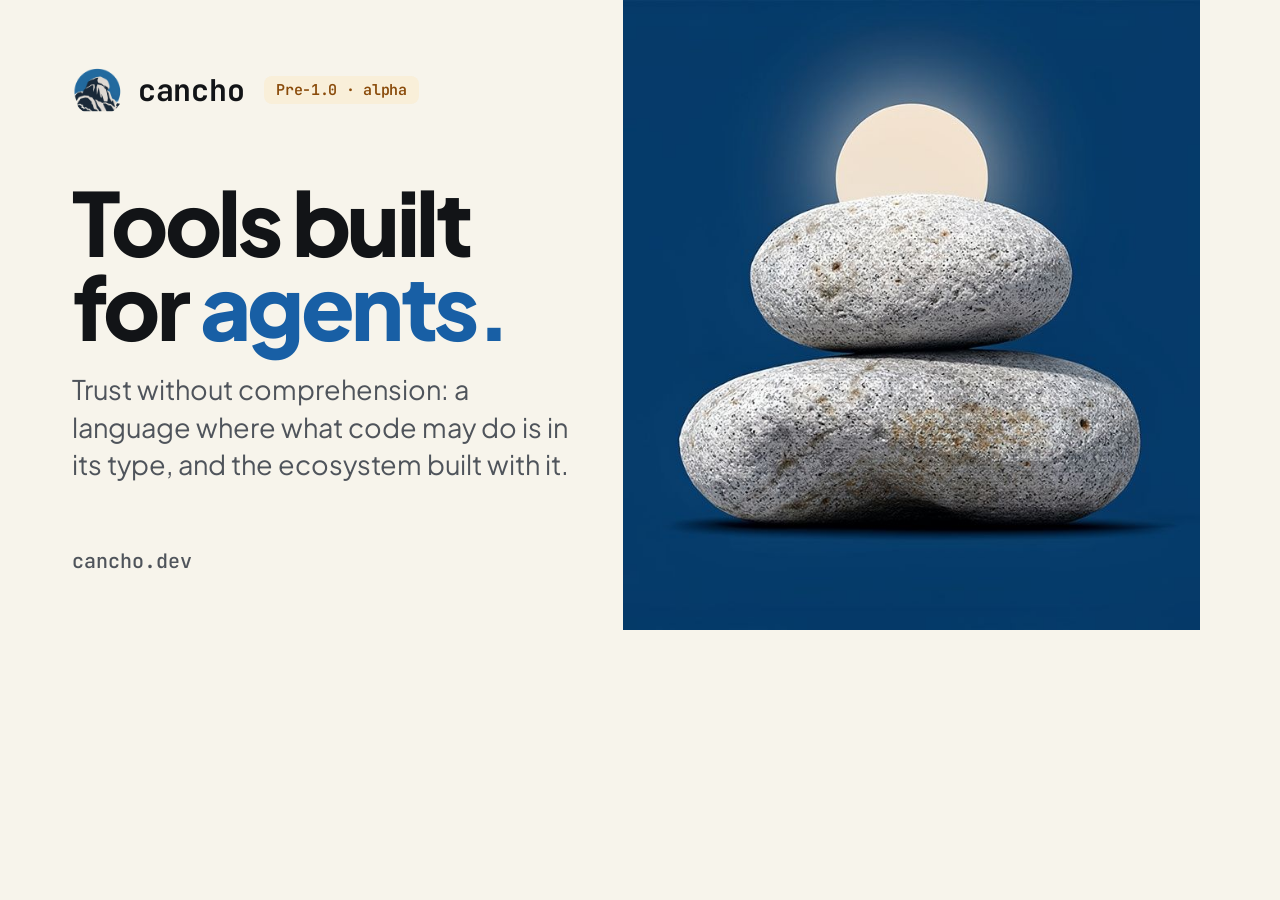
<file: scripts/og/og.html>
<!doctype html>
<html lang="en"><head><meta charset="utf-8"><title>cancho share card</title>
<link rel="stylesheet" href="../../assets/site.css">
<style>
  html, body { margin: 0; width: 1200px; height: 630px; overflow: hidden; background: var(--bg); }
  body { display: grid; grid-template-columns: 1.08fr 1fr; align-items: stretch; font-family: var(--font); }
  .copy { padding: 64px 0 56px 72px; display: flex; flex-direction: column; justify-content: space-between; }
  .brandrow { display: flex; align-items: center; gap: 14px; font: 700 30px var(--mono); letter-spacing: -.01em; }
  .brandrow img { width: 52px; height: 52px; border-radius: 50%; }
  .brandrow span { font: 600 15px var(--mono); color: var(--warn); background: var(--warn-bg); padding: 4px 12px; border-radius: 8px; margin-left: 6px; }
  h1 { font-size: 88px; line-height: .96; margin: 0; letter-spacing: -.04em; }
  .sub { font-size: 27px; line-height: 1.4; color: var(--muted); margin: 22px 0 0; max-width: 520px; }
  .url { font: 500 20px var(--mono); color: var(--muted); }
  .art { position: relative; margin: 0; background: linear-gradient(var(--sky), color-mix(in srgb, var(--sky) 55%, var(--bg))); overflow: hidden; }
  .art img { position: absolute; inset: 0; width: 100%; height: 100%; object-fit: cover; object-position: 50% 55%; }
</style></head>
<body class="static" data-theme="light">
  <div class="copy">
    <div class="brandrow"><img src="../../logo-mark.png" alt=""> cancho <span>Pre-1.0 · alpha</span></div>
    <div><h1>Tools built<br>for <em>agents.</em></h1>
      <p class="sub">Trust without comprehension: a language where what code may do is in its type, and the ecosystem built with it.</p></div>
    <div class="url">cancho.dev</div>
  </div>
  <div class="art"><img src="stones.jpg" alt=""></div>
</body></html>
</file>
<file: assets/site.css>
/* cancho-www: La Pedriza palette. Granite, a blue sun, ink. Light is morning, dark is night. */
@font-face { font-family: "Plus Jakarta Sans Variable"; font-style: normal; font-display: swap; font-weight: 200 800; src: url("fonts/plus-jakarta-sans-latin-wght-normal.woff2") format("woff2-variations"), url("fonts/plus-jakarta-sans-latin-wght-normal.woff2") format("woff2"); }
@font-face { font-family: "Caveat Variable"; font-style: normal; font-display: swap; font-weight: 400 700; src: url("fonts/caveat-latin-wght-normal.woff2") format("woff2-variations"), url("fonts/caveat-latin-wght-normal.woff2") format("woff2"); }
@font-face { font-family: "JetBrains Mono Variable"; font-style: normal; font-display: swap; font-weight: 100 800; src: url("fonts/jetbrains-mono-latin-wght-normal.woff2") format("woff2-variations"), url("fonts/jetbrains-mono-latin-wght-normal.woff2") format("woff2"); }
:root {
  --bg: #f7f4eb; --fg: #121417; --muted: #4f545b; --line: #e2ddd0; --surface: #ffffff; --soft: #efece1;
  --ink: #16283b; --accent: #185fa5; --accent-fg: #ffffff; --accent-soft: #ebf3fc;
  --good: #0f7b5f; --warn: #8a4b0a; --warn-bg: #f9efd9; --warn-line: #d9a441; --bad: #b91c1c; --bad-bg: #fdeceb;
  --g1: #f1eee8; --g2: #cfcac0; --g3: #8f8a80; --rock-line: #6f6a60; --lichen: #b9a24a; --shrub: #1c3040;
  --sky: #e5edf6; --ridge0: #dfe6ee; --ridge1: #ccd5de; --ridge2: #aebbc8; --cloud-o: .6;
  --ring: transparent; --shadow: 0 1px 2px rgba(18, 20, 23, .05), 0 10px 28px -14px rgba(18, 20, 23, .16);
  --font: "Plus Jakarta Sans Variable", system-ui, -apple-system, "Segoe UI", Roboto, "Helvetica Neue", Arial, sans-serif;
  --mono: "JetBrains Mono Variable", ui-monospace, SFMono-Regular, Menlo, Consolas, monospace;
  --term-bg: #12151a; --term-fg: #d6dde8;
  --hand: "Caveat Variable", "Segoe Script", "Bradley Hand", cursive;
  --map-paper: #f4efc6; --map-forest: #b9d28f; --map-trail: #3f8c3a; --map-river: #5aa0d6; --map-ink: #43302a;
  --map-road: #fffdf0; --map-road-edge: #5a4636; --gr1: #f1cbb8; --gr2: #dc9f87; --gr3: #b46f58; --gr-edge: #8e5645; --gr-design: #b46f58;
}
@media (prefers-color-scheme: dark) {
  :root:not([data-theme="light"]) {
    --bg: #0b1016; --fg: #e9ecf1; --muted: #9aa5b4; --line: #222b36; --surface: #121922; --soft: #172029;
    --ink: #0a121a; --accent: #6ea3ee; --accent-fg: #0a1220; --accent-soft: #14233a;
    --good: #4fd1a5; --warn: #f1c577; --warn-bg: #1c1810; --warn-line: #7e6126; --bad: #ff7a72; --bad-bg: #2a1413;
    --g1: #8a93a1; --g2: #566070; --g3: #2c3441; --rock-line: #0b1016; --lichen: #8f8a46; --shrub: #060b10;
    --sky: #101a28; --ridge0: #121c29; --ridge1: #16222f; --ridge2: #1c2b3d; --cloud-o: .05;
    --ring: #222b36; --shadow: none;
    --map-paper: #172125; --map-forest: #24432f; --map-trail: #78c47c; --map-river: #3d79ab; --map-ink: #eadfcf;
    --map-road: #2a3236; --map-road-edge: #9a8872; --gr1: #c9a199; --gr2: #9c716b; --gr3: #6b4743; --gr-edge: #3b2624; --gr-design: #c9a199;
  }
}
* { box-sizing: border-box; }
html { scroll-behavior: smooth; -webkit-text-size-adjust: 100%; scroll-padding-top: 5rem; }
body { margin: 0; background: var(--bg); color: var(--fg); font: 400 1rem/1.6 var(--font); font-feature-settings: "ss01"; overflow-x: hidden; }
a { color: var(--accent); text-underline-offset: .15em; }
.wrap { width: 100%; max-width: 72rem; margin: 0 auto; padding: 0 20px; }
.skip { position: absolute; left: 16px; top: -4rem; background: var(--accent); color: var(--accent-fg); padding: .5rem .8rem; border-radius: 6px; z-index: 20; }
.skip:focus { top: 8px; }
a:focus-visible, button:focus-visible, .btn:focus-visible, pre:focus-visible, .rock:focus-visible { outline: 3px solid var(--accent); outline-offset: 3px; border-radius: 4px; }
.defs { position: absolute; width: 0; height: 0; overflow: hidden; }

/* header */
header.top { position: sticky; top: 0; z-index: 10; background: color-mix(in srgb, var(--bg) 86%, transparent); backdrop-filter: blur(10px); box-shadow: 0 1px 0 var(--ring), 0 1px 10px rgba(18, 20, 23, .05); }
header.top .wrap { display: flex; align-items: center; gap: 1.2rem; height: 4rem; }
.brand { display: flex; align-items: center; gap: .5rem; font: 700 1rem var(--mono); color: var(--fg); text-decoration: none; letter-spacing: -.01em; }
.brand img { width: 1.7rem; height: 1.7rem; border-radius: 50%; }
nav { display: flex; gap: 1.1rem; margin-left: auto; align-items: center; }
nav a { color: var(--muted); text-decoration: none; font-size: .92rem; white-space: nowrap; }
nav a:hover { color: var(--fg); }
@media (max-width: 46rem) { nav a.opt { display: none; } }
.switch { display: inline-flex; border: 1px solid var(--line); border-radius: 999px; padding: 2px; background: var(--surface); font: 600 .78rem var(--mono); }
.switch button { border: 0; background: none; color: var(--muted); padding: .25rem .7rem; border-radius: 999px; cursor: pointer; font: inherit; }
.switch button[aria-pressed="true"] { background: var(--ink); color: #fff; }
@media (prefers-color-scheme: dark) { .switch button[aria-pressed="true"] { background: var(--accent); color: var(--accent-fg); } }

/* type */
h1 { font-size: clamp(2.4rem, 6.4vw, 3.5rem); line-height: .98; letter-spacing: -.035em; margin: 0 0 1.1rem; font-weight: 800; }
h1 em { font-style: normal; color: var(--accent); }
h2 { font-size: clamp(1.6rem, 3.4vw, 2rem); line-height: 1.18; letter-spacing: -.025em; margin: 0 0 .6rem; font-weight: 700; }
h3 { font-size: 1.05rem; margin: 0 0 .25rem; }
p { margin: 0 0 1rem; }
section { padding: 5rem 0 0; }
.eyebrow { font: 600 .75rem var(--mono); letter-spacing: .12em; text-transform: uppercase; color: var(--accent); margin: 0 0 .6rem; }
.lead { font-size: 1.125rem; line-height: 1.6; color: var(--muted); max-width: 34rem; }
.sub { color: var(--muted); max-width: 40rem; }
.note { color: var(--muted); font-size: .88rem; margin-top: .9rem; }
code { font-family: var(--mono); font-size: .9em; background: var(--soft); padding: .1em .35em; border-radius: 5px; }
.btn { display: inline-block; padding: .65rem 1.15rem; border-radius: 10px; font-weight: 600; text-decoration: none; border: 1px solid var(--accent); cursor: pointer; font-family: inherit; font-size: 1rem; }
.btn.primary { background: var(--accent); color: var(--accent-fg); }
.btn.ghost { color: var(--accent); background: transparent; }
.btn.ghost:hover { background: var(--soft); }
.cta { display: flex; flex-wrap: wrap; gap: .7rem; margin-top: 1.6rem; }
.chip { font: 600 .72rem var(--mono); letter-spacing: .04em; text-transform: uppercase; padding: .1rem .5rem; border-radius: 999px; border: 1px solid; white-space: nowrap; }
.chip.working { color: var(--good); border-color: var(--good); }
.chip.alpha, .chip.early { color: var(--warn); border-color: var(--warn-line); background: var(--warn-bg); }
.chip.built { color: var(--accent); border-color: var(--accent); }
.chip.design { color: var(--muted); border-color: var(--g3); border-style: dashed; }

/* rocks */
.rock-shape { fill: url(#gr); stroke: var(--rock-line); stroke-width: 1.4; stroke-linejoin: round; }
.rock-hl { fill: #fff; opacity: .2; }
.rock-crack { fill: none; stroke: var(--rock-line); stroke-width: 1.2; opacity: .55; stroke-linecap: round; }
.rock-lichen { fill: var(--lichen); opacity: .5; }
.shrub { fill: var(--shrub); }

/* hero */
.hero { display: grid; gap: 1rem; align-items: center; padding: 3rem 0 0; }
@media (min-width: 60rem) { .hero { grid-template-columns: 1fr 1fr; gap: 2rem; padding-top: 2rem; } }
.badge { display: inline-flex; gap: .5rem; align-items: center; font-size: .82rem; color: var(--warn); background: var(--warn-bg); border: 1px solid var(--warn-line); padding: .22rem .7rem; border-radius: 999px; margin-bottom: 1.2rem; text-decoration: none; }
.badge i { width: .5rem; height: .5rem; border-radius: 50%; background: var(--warn-line); }
.scene { width: 100%; margin: 0 auto; aspect-ratio: 640 / 600; position: relative; border-radius: 28px; overflow: hidden; box-shadow: var(--shadow), 0 0 0 1px var(--ring); background: linear-gradient(var(--sky), color-mix(in srgb, var(--sky) 55%, var(--bg))); }
.scene svg { width: 100%; height: 100%; display: block; }
.scene .layer { transform: translate(calc(var(--px, 0) * var(--k, 0) * 1px), calc(var(--py, 0) * var(--k, 0) * .6px)); transition: transform .25s ease-out; }
.sun { fill: var(--accent); }
.sun-wrap { transform-box: fill-box; transform-origin: center; animation: sunrise 1.8s cubic-bezier(.2, .8, .2, 1) both, breathe 7s ease-in-out 2s infinite; }
@keyframes sunrise { from { transform: translateY(70px) scale(.9); opacity: 0; } to { transform: none; opacity: 1; } }
@keyframes breathe { 50% { transform: scale(1.03); } }
.ridge0 { fill: var(--ridge0); } .ridge1 { fill: var(--ridge1); } .ridge2 { fill: var(--ridge2); }
.ground { fill: var(--shrub); opacity: .9; }
.pine rect, .pine ellipse { fill: color-mix(in srgb, var(--shrub) 62%, var(--ridge2)); }
.rock-speck { fill: url(#speck); opacity: .7; }
.rock-shade { fill: url(#shade); }
.rock-ground { fill: #000; opacity: .22; }
.rock.design .rock-speck, .rock.design .rock-shade { display: none; }
.cloud { fill: #fff; opacity: var(--cloud-o, .5); animation: drift 38s ease-in-out infinite alternate; animation-delay: calc(var(--i) * -9s); }
@keyframes drift { to { transform: translateX(36px); } }
.bird { fill: none; stroke: var(--rock-line); stroke-width: 1.6; stroke-linecap: round; opacity: .6; }
.birds { animation: glide 26s linear infinite alternate; }
.birds.b2 { animation-duration: 34s; animation-direction: alternate-reverse; }
@keyframes glide { from { transform: translate(0, 0); } 50% { transform: translate(60px, 10px); } to { transform: translate(110px, -6px); } }
.drop { transform-box: fill-box; transform-origin: 50% 100%; animation: settle 1.1s cubic-bezier(.3, 1.35, .5, 1) both; animation-delay: var(--d, 0s); }
@keyframes settle { 0% { transform: translateY(-420px) rotate(var(--r, -6deg)); opacity: 0; } 12% { opacity: 1; } 70% { transform: translateY(0) rotate(0); } 82% { transform: translateY(-8px); } 100% { transform: none; } }
.glint { animation: glint 6s ease-in-out infinite; }
@keyframes glint { 0%, 100% { opacity: .15; } 50% { opacity: .35; } }

/* cairn divider */
.cairn { display: flex; justify-content: center; margin: 4.5rem 0 -1.5rem; }
.cairn svg { width: 5.2rem; height: 3.6rem; overflow: visible; }
.cairn .st { transform-box: fill-box; transform-origin: 50% 100%; opacity: 0; transform: translateY(-30px); transition: transform .6s cubic-bezier(.3, 1.4, .5, 1), opacity .3s; }
.cairn.in .st { opacity: 1; transform: none; }
.cairn.in .st:nth-child(2) { transition-delay: .15s; } .cairn.in .st:nth-child(3) { transition-delay: .3s; }

/* three cards */
.three { display: grid; gap: 1rem; grid-template-columns: repeat(auto-fit, minmax(15rem, 1fr)); margin-top: 2.5rem; }
.card { box-shadow: var(--shadow), 0 0 0 1px var(--ring); background: var(--surface); border-radius: 16px; transition: transform .2s ease; padding: 1.1rem 1.2rem 1.3rem; }
.card svg { width: 100%; height: 6.5rem; display: block; margin-bottom: .6rem; }
.card p { color: var(--muted); font-size: .94rem; margin: 0; }
.chain rect { fill: var(--soft); stroke: var(--g3); stroke-width: 1.5; }
.chain text { font: 600 10px var(--mono); fill: var(--muted); }
.chain .link { stroke: var(--accent); stroke-width: 2; stroke-dasharray: 5 4; animation: dash 1.2s linear infinite; }
@keyframes dash { to { stroke-dashoffset: -18; } }
.rings circle { fill: none; stroke: var(--accent); stroke-width: 1.6; opacity: .25; }
.rings .core { fill: var(--accent); opacity: 1; stroke: none; }
.rings .pulse { transform-box: fill-box; transform-origin: center; animation: ring 3.2s ease-out infinite; }
.rings .pulse:nth-of-type(2) { animation-delay: 1.6s; }
@keyframes ring { from { transform: scale(.4); opacity: .6; } to { transform: scale(1.6); opacity: 0; } }
.json text { font: 600 11px var(--mono); fill: var(--fg); }
.json .k { fill: var(--accent); } .json .e { fill: var(--bad); }
.json .caret { animation: blink 1s steps(2) infinite; fill: var(--accent); }
@keyframes blink { 50% { opacity: 0; } }

/* authority stage */
.stage { display: grid; gap: 1.2rem; margin-top: 1.8rem; }
@media (min-width: 60rem) { .stage { grid-template-columns: 24rem 1fr; align-items: stretch; } }
.codepane { background: var(--term-bg); color: var(--term-fg); border-radius: 14px; border: 1px solid #262c36; font: .78rem/1.7 var(--mono); padding: .9rem 0 1rem; }
.codepane .bar { display: flex; gap: .35rem; padding: 0 1rem .6rem; }
.codepane .bar i { width: .62rem; height: .62rem; border-radius: 50%; background: #2d3440; }
.codepane .ln { display: block; padding: 0 1rem; white-space: pre-wrap; word-break: break-word; padding-left: 1.6rem; text-indent: -.6rem; border-left: 3px solid transparent; color: #8b95a6; transition: background .3s, color .3s; }
.codepane .ln.on { background: rgba(110, 163, 238, .14); border-left-color: #6ea3ee; color: #eef2f8; }
.codepane .ln.bad { background: rgba(255, 122, 114, .16); border-left-color: #ff7a72; color: #ffd9d6; }
.canvas { background: var(--surface); box-shadow: var(--shadow), 0 0 0 1px var(--ring); border-radius: 14px; padding: .4rem; display: flex; flex-direction: column; }
.canvas svg { width: 100%; height: auto; display: block; }
.tabs { display: flex; flex-wrap: wrap; gap: .4rem; margin-top: 1.4rem; }
.tabs button, .chips button { border: 1px solid var(--line); background: var(--surface); color: var(--fg); border-radius: 999px; padding: .35rem .9rem; font: 600 .85rem var(--font); cursor: pointer; }
.tabs button[aria-pressed="true"], .chips button[aria-pressed="true"] { background: var(--ink); color: #fff; border-color: var(--ink); }
@media (prefers-color-scheme: dark) { .tabs button[aria-pressed="true"], .chips button[aria-pressed="true"] { background: var(--accent); color: var(--accent-fg); border-color: var(--accent); } }
.ctrl { display: flex; align-items: center; gap: .6rem; padding: .5rem .6rem .3rem; flex-wrap: wrap; }
.ctrl button { border: 1px solid var(--line); background: var(--soft); color: var(--fg); border-radius: 8px; width: 2.2rem; height: 2.2rem; cursor: pointer; font-size: 1rem; }
.ctrl .cap { flex: 1 1 100%; order: 5; margin: .3rem 0 0; min-width: 12rem; font-size: .92rem; color: var(--muted); min-height: 2.8em; }
.ctrl .verdict { font: 700 .8rem var(--mono); padding: .25rem .6rem; border-radius: 8px; display: none; }
.verdict.ok { display: inline-block; color: var(--good); background: color-mix(in srgb, var(--good) 14%, transparent); }
.verdict.bad { display: inline-block; color: var(--bad); background: var(--bad-bg); }
.dots { display: flex; gap: .3rem; }
.dots i { width: .5rem; height: .5rem; border-radius: 50%; background: var(--line); }
.dots i.on { background: var(--accent); }
.cap-rock { transition: transform 1s cubic-bezier(.3, .85, .3, 1), opacity .5s; transform: translate(var(--x), var(--y)); }
.cap-rock .lab { font: 700 13px var(--mono); fill: var(--fg); text-anchor: middle; transition: opacity .4s; }
.cap-rock.bad .rock-shape { stroke: var(--bad); stroke-width: 3; animation: warn 1s ease-in-out infinite; }
@keyframes warn { 50% { filter: drop-shadow(0 0 8px var(--bad)); } }
.zone { fill: none; stroke: var(--g3); stroke-width: 1.5; stroke-dasharray: 6 6; }
.zone.bad { stroke: var(--bad); fill: var(--bad-bg); stroke-dasharray: none; }
.zone.on { stroke: var(--accent); fill: var(--accent-soft); stroke-dasharray: none; }
.zlab { font: 600 12px var(--mono); fill: var(--muted); }
.zrow { font: 700 13px var(--mono); fill: var(--accent); }
.zone.bad ~ .zrow { fill: var(--bad); }
.wire { stroke: var(--g3); stroke-width: 1.3; stroke-dasharray: 3 5; fill: none; }

/* map */
.mapwrap { display: grid; gap: 1.2rem; margin-top: 1.6rem; }
@media (min-width: 62rem) { .mapwrap { grid-template-columns: 1fr 19rem; align-items: start; } }
.map { background: linear-gradient(var(--sky), color-mix(in srgb, var(--sky) 40%, var(--surface))); box-shadow: var(--shadow), 0 0 0 1px var(--ring); border-radius: 18px; overflow: hidden; }
.map svg { width: 100%; height: auto; display: block; }
.contour { fill: none; stroke: var(--g3); stroke-width: 1; opacity: .22; }
.rock { cursor: pointer; outline: none; }
.rock .inner { transform-box: fill-box; transform-origin: 50% 100%; transition: transform .25s cubic-bezier(.3, 1.4, .5, 1), opacity .3s; }
.rock:hover .inner, .rock.sel .inner { transform: translateY(-6px) scale(1.04); }
.rock .name { font: 700 12.5px var(--mono); fill: var(--fg); text-anchor: middle; paint-order: stroke; stroke: var(--sky); stroke-width: 4px; stroke-linejoin: round; }
.rock.dim { opacity: .13; pointer-events: none; }
.rock.design .rock-shape { fill: none; stroke: var(--g3); stroke-dasharray: 7 6; stroke-width: 1.8; }
.rock.design .rock-hl, .rock.design .rock-lichen { display: none; }
.rock.design .rock-crack { opacity: .3; }
.rock.sel .rock-shape { stroke: var(--accent); stroke-width: 3; }
.pin { stroke: var(--surface); stroke-width: 2; }
.pin.working { fill: var(--good); } .pin.alpha, .pin.early { fill: #d98a1b; } .pin.built { fill: var(--accent); } .pin.design { display: none; }
.rests { fill: none; stroke: var(--accent); stroke-width: 1.6; stroke-dasharray: 4 5; opacity: .7; transition: opacity .3s; }
.rests.dim { opacity: .08; }
.region { font: 700 12px var(--mono); letter-spacing: .14em; text-transform: uppercase; fill: var(--muted); opacity: .8; }
.detail { box-shadow: var(--shadow), 0 0 0 1px var(--ring); background: var(--surface); border-radius: 18px; padding: 1.2rem 1.3rem; position: sticky; top: 4.6rem; min-height: 14rem; }
.detail h3 { font: 700 1.25rem var(--mono); margin: .2rem 0 .5rem; letter-spacing: -.02em; }
.detail p { color: var(--muted); font-size: .95rem; }
.detail dl { margin: .8rem 0; font-size: .88rem; }
.detail dt { font: 600 .72rem var(--mono); letter-spacing: .06em; text-transform: uppercase; color: var(--accent); margin-top: .6rem; }
.detail dd { margin: .1rem 0 0; color: var(--fg); }
.detail .links { display: flex; gap: .6rem; flex-wrap: wrap; margin-top: 1rem; }
.chips { display: flex; flex-wrap: wrap; gap: .4rem; margin-top: 1.4rem; align-items: center; }
.legend { display: flex; flex-wrap: wrap; gap: .5rem 1.2rem; font-size: .84rem; color: var(--muted); margin-top: .9rem; align-items: center; }
.legend span { display: inline-flex; gap: .4rem; align-items: center; }
.legend svg { width: 1.6rem; height: 1.1rem; }

/* proof */
.proof { display: grid; gap: 1.2rem; margin-top: 1.8rem; grid-template-columns: repeat(auto-fit, minmax(19rem, 1fr)); }
.proof .card { padding-bottom: 1.1rem; }
.proof b { display: block; font-size: clamp(2rem, 4vw, 2.8rem); letter-spacing: -.04em; line-height: 1.05; color: var(--accent); font-variant-numeric: tabular-nums; }
.proof b small { font-size: .5em; color: var(--muted); font-weight: 600; letter-spacing: 0; }
.proof .card p { margin: .5rem 0 0; }
.waffle { width: 100%; height: auto; display: block; margin-top: .8rem; }
.waffle rect { fill: var(--soft); stroke: var(--line); stroke-width: .6; transition: fill .25s, stroke .25s; }
.waffle rect.on { fill: var(--accent); stroke: var(--accent); transition-delay: calc(var(--i) * 1.6ms); }
.waffle rect.diff { fill: none; stroke: var(--warn-line); stroke-width: 1.4; }
.waffle rect.diff.on { fill: var(--warn-line); stroke: var(--warn-line); }

/* video */
.videos { display: grid; gap: 1.4rem; margin-top: 1.8rem; grid-template-columns: repeat(auto-fit, minmax(22rem, 1fr)); }
@media (max-width: 30rem) { .videos { grid-template-columns: 1fr; } }
.videos figure { margin: 0; }
.videos video { display: block; width: 100%; border-radius: 14px; border: 1px solid #262c36; background: #1b1d22; box-shadow: 0 24px 60px -30px rgba(10, 30, 70, .6); aspect-ratio: 16 / 9; object-fit: cover; }
.videos figcaption { color: var(--muted); font-size: .88rem; margin-top: .7rem; }
.videos h3 { font-size: 1rem; margin-bottom: .5rem; }

/* not here */
.nope { display: flex; flex-wrap: wrap; gap: .6rem; margin-top: 1.6rem; }
.nope span { position: relative; font: 600 1rem var(--mono); border: 1px solid var(--line); background: var(--surface); padding: .45rem .9rem; border-radius: 10px; color: var(--muted); }
.nope span::after { content: ""; position: absolute; left: .5rem; right: .5rem; top: 50%; height: 2px; background: var(--bad); transform: scaleX(0); transform-origin: left; transition: transform .5s cubic-bezier(.6, 0, .2, 1); transition-delay: calc(var(--i) * 110ms); }
.nope.in span::after { transform: scaleX(1); }

/* agents */
.agents { display: grid; gap: 1.2rem; margin-top: 1.8rem; }
@media (min-width: 60rem) { .agents { grid-template-columns: 1fr 1.25fr; align-items: start; } }
.term { background: var(--term-bg); color: var(--term-fg); border: 1px solid #262c36; border-radius: 14px; font: .8rem/1.65 var(--mono); overflow: hidden; }
.term .tabs2 { display: flex; gap: 0; border-bottom: 1px solid #262c36; overflow-x: auto; }
.term .tabs2 button { background: none; border: 0; color: #8b95a6; font: 600 .78rem var(--mono); padding: .6rem .9rem; cursor: pointer; border-bottom: 2px solid transparent; white-space: nowrap; }
.term .tabs2 button[aria-pressed="true"] { color: #fff; border-bottom-color: #6ea3ee; }
.term pre { margin: 0; padding: 1rem 1.1rem; max-height: 26rem; overflow: auto; white-space: pre-wrap; word-break: break-word; }
.term .c { color: #7d8797; } .term .g { color: #5fd3a6; } .term .b { color: #8cb0ff; } .term .y { color: #e8c170; }
.endpoints { list-style: none; margin: 0; padding: 0; display: grid; gap: .6rem; }
.endpoints li { box-shadow: var(--shadow), 0 0 0 1px var(--ring); background: var(--surface); border-radius: 12px; padding: .7rem 1rem; }
.endpoints a { font: 700 .92rem var(--mono); }
.endpoints span { display: block; color: var(--muted); font-size: .88rem; }
body[data-view="agent"] main > *:not(#agent-view), body[data-view="agent"] .cairn { display: none; }
#agent-view { display: none; padding-top: 2rem; }
body[data-view="agent"] #agent-view { display: block; }
#agent-view pre { background: var(--term-bg); color: var(--term-fg); border: 1px solid #262c36; border-radius: 14px; padding: 1.2rem 1.4rem; font: .84rem/1.65 var(--mono); white-space: pre-wrap; word-break: break-word; }

/* status + footer */
.status { margin-top: 5rem; background: var(--warn-bg); border: 1px solid var(--warn-line); border-radius: 16px; padding: 1.3rem 1.5rem; }
.status h2 { font-size: 1.2rem; letter-spacing: -.01em; }
.status ul { margin: .4rem 0 0; padding-left: 1.2rem; color: var(--muted); }
.etym { margin-top: 3rem; display: grid; gap: .4rem; color: var(--muted); font-size: .92rem; max-width: 44rem; }
footer { margin-top: 3.5rem; border-top: 1px solid var(--line); padding: 1.6rem 0 2.6rem; color: var(--muted); font-size: .9rem; }
footer .wrap { display: flex; flex-wrap: wrap; gap: .5rem 1.6rem; }
footer a { color: var(--muted); }

/* reveal on scroll (only when JS is on) */
.js .reveal { opacity: 0; transform: translateY(18px); transition: opacity .7s ease, transform .7s ease; }
.js .reveal.in { opacity: 1; transform: none; }

@media (prefers-reduced-motion: reduce) {
  html { scroll-behavior: auto; }
  *, *::before, *::after { animation: none !important; transition-duration: .01ms !important; transition-delay: 0s !important; }
  .js .reveal { opacity: 1; transform: none; }
  .cairn .st { opacity: 1; transform: none; }
  .nope span::after { transform: scaleX(1); }
}

.slot { opacity: .55; }
.zone.slot { stroke-dasharray: 3 5; }
@media (max-width: 46rem) { .map { overflow-x: auto; } .map svg { min-width: 44rem; } }

/* the cancho-ui component in the agents pane: the compiler emits structure, the page owns presentation */
.cui { padding: .6rem; }
.cui .cui-col { display: flex; flex-direction: column; gap: .5rem; }
.cui button { display: inline-block; align-self: flex-start; font: 600 .78rem var(--mono); color: var(--term-fg); background: #1a212b; border: 1px solid #2d3644; border-radius: 8px; padding: .4rem .8rem; cursor: pointer; min-height: 2rem; }
.cui button:hover { border-color: #6ea3ee; }
.cui .cui-col { flex-flow: row wrap; align-items: center; }
.cui [role="status"] { flex-basis: 100%; color: #8b95a6; font: 600 .74rem var(--mono); letter-spacing: .04em; padding-top: .3rem; border-top: 1px solid #262c36; }
.cui .cui-col > span:last-child { flex-basis: 100%; display: block; white-space: pre-wrap; word-break: break-word; max-height: 22rem; overflow: auto; padding: .2rem .3rem; }
.cui pre { margin: 0; padding: .6rem; white-space: pre-wrap; }
.cui a, .uinote a { color: #8cb0ff; }
.uinote { margin: 0; padding: .7rem 1rem .9rem; border-top: 1px solid #262c36; color: #8b95a6; font: .76rem/1.5 var(--font); }
.uinote code { background: #1a212b; }

/* design pass: header, hero overlays, buttons */
.prever { font: 600 .72rem var(--mono); color: var(--warn); background: var(--warn-bg); padding: .15rem .55rem; border-radius: 6px; white-space: nowrap; }
@media (max-width: 40rem) { .prever { display: none; } }
nav { margin-left: auto; gap: 1.3rem; }
.hright { display: flex; align-items: center; gap: .6rem; }
@media (min-width: 62rem) { header.top nav { margin-left: 1rem; } .hright { margin-left: auto; } }
.ghbtn { display: inline-flex; align-items: center; gap: .4rem; padding: .35rem .8rem; border-radius: 8px; background: var(--surface); color: var(--fg); text-decoration: none; font: 600 .82rem var(--mono); box-shadow: var(--shadow), 0 0 0 1px var(--ring); }
.ghbtn:hover { background: var(--soft); }
.ghbtn svg { width: .95rem; height: .95rem; fill: #d97706; }
@media (max-width: 30rem) { .ghbtn { display: none; } }
.menu { display: none; position: relative; }
.menu summary { list-style: none; cursor: pointer; width: 2.4rem; height: 2.4rem; display: grid; place-items: center; border-radius: 8px; color: var(--fg); }
.menu summary::-webkit-details-marker { display: none; }
.menu summary svg { width: 1.3rem; height: 1.3rem; }
.menu div { position: absolute; right: 0; top: 2.9rem; min-width: 12rem; background: var(--surface); border-radius: 12px; padding: .4rem; display: grid; box-shadow: var(--shadow), 0 0 0 1px var(--line); }
.menu a { padding: .55rem .8rem; border-radius: 8px; color: var(--fg); text-decoration: none; font-weight: 600; }
.menu a:hover { background: var(--soft); }
@media (max-width: 62rem) { header.top nav { display: none; } .menu { display: block; } .hright { margin-left: auto; } }
.switch { box-shadow: var(--shadow), 0 0 0 1px var(--ring); border: 0; background: var(--soft); }
.switch button[aria-pressed="true"] { background: var(--surface); color: var(--fg); box-shadow: 0 1px 4px rgba(0, 0, 0, .08); }
@media (prefers-color-scheme: dark) { .switch button[aria-pressed="true"] { background: var(--accent); color: var(--accent-fg); } }
.btn { border-radius: 8px; border-width: 0; box-shadow: var(--shadow); }
.btn.primary { background: var(--accent); }
.btn.primary:hover { filter: brightness(1.12); }
.btn.ghost { background: var(--surface); color: var(--fg); }
.btn.text { background: none; box-shadow: none; color: var(--muted); font: 500 .85rem var(--mono); padding-left: .4rem; padding-right: .4rem; }
.btn.text:hover { color: var(--fg); }
.btn.ghost:hover { background: var(--soft); }
.badge { background: var(--surface); box-shadow: var(--shadow), 0 0 0 1px var(--ring); border: 0; }
@media (min-width: 60rem) { .hero { grid-template-columns: 7fr 5fr; gap: 3rem; } }
.facts { list-style: none; margin: 1.6rem 0 0; padding: 0; display: flex; flex-wrap: wrap; gap: .4rem 1.1rem; font: 500 .75rem var(--mono); color: var(--muted); }
.facts li::before { content: "/"; margin-right: 1.1rem; color: var(--g3); }
.facts li:first-child::before { content: none; margin: 0; }
.scene-wrap { position: relative; width: 100%; max-width: 30rem; margin: 0 auto; }
.scene-wrap .tag { position: absolute; top: .9rem; left: .9rem; display: inline-flex; align-items: center; gap: .5rem; background: rgba(18, 20, 23, .86); color: #f7f4eb; padding: .35rem .7rem; border-radius: 8px; font: 500 .75rem var(--mono); backdrop-filter: blur(8px); }
.scene-wrap .tag i { width: .5rem; height: .5rem; border-radius: 50%; background: #6ea3ee; }
.scene-wrap .caption { position: absolute; left: .9rem; right: .9rem; bottom: .9rem; margin: 0; padding: .7rem .9rem; border-radius: 12px; background: color-mix(in srgb, var(--surface) 94%, transparent); backdrop-filter: blur(8px); box-shadow: var(--shadow); font-size: .85rem; line-height: 1.45; color: var(--muted); }
.scene-wrap .caption b { color: var(--fg); }
.card { padding: 1.3rem 1.4rem 1.5rem; }
.card:hover { transform: translateY(-2px); }
.codepane, .term, #agent-view pre, .videos video { box-shadow: var(--shadow); }
.nope span { border: 0; box-shadow: var(--shadow), 0 0 0 1px var(--ring); }
.status { border-radius: 16px; }
/* the scene is a drawing: keep its SVG text legible on a phone by letting it scroll rather than shrink */
@media (max-width: 46rem) { .canvas { overflow-x: auto; } .canvas svg { min-width: 34rem; } .ctrl { position: sticky; left: 0; } }

/* images (generated with Mistral AI): a gallery, and a dark band behind the agents heading */
.gallery { display: grid; gap: 1.2rem; grid-template-columns: repeat(auto-fit, minmax(17rem, 1fr)); margin-top: 2rem; }
.gallery figure { margin: 0; }
.gallery picture { display: block; overflow: hidden; border-radius: 16px; box-shadow: var(--shadow), 0 0 0 1px var(--ring); aspect-ratio: 4 / 3; background: var(--soft); }
.gallery img { display: block; width: 100%; height: 100%; object-fit: cover; transition: transform .8s cubic-bezier(.2, .7, .2, 1); }
.gallery figure:hover img { transform: scale(1.04); }
.gallery figcaption { margin-top: .7rem; color: var(--muted); font-size: .9rem; }
.agents-hero { position: relative; overflow: hidden; border-radius: 20px; padding: 2.4rem 2rem 2.2rem; background: #0a1118; box-shadow: var(--shadow); isolation: isolate; }
.agents-hero .bg { position: absolute; inset: 0; z-index: -2; }
.agents-hero .bg img { width: 100%; height: 100%; object-fit: cover; object-position: 50% 40%; display: block; }
.agents-hero::after { content: ""; position: absolute; inset: 0; z-index: -1; background: linear-gradient(90deg, rgba(8, 14, 22, .92) 0%, rgba(8, 14, 22, .72) 55%, rgba(8, 14, 22, .35) 100%); }
.agents-hero h2 { color: #f2f5f9; }
.agents-hero .eyebrow { color: #8cb0ff; }
.agents-hero .sub { color: #c4ccd8; margin-bottom: 0; }
@media (prefers-reduced-motion: reduce) { .gallery img { transition: none; } .gallery figure:hover img { transform: none; } }

/* the map as a walkers' map: parchment, forest, pink granite, green footpaths, handwritten names */
.map { background: var(--map-paper); }
.map svg .paper { fill: var(--map-paper); }
.map svg .grain { fill: #000; opacity: 1; }
.map svg .forest ellipse { fill: var(--map-forest); opacity: .7; }
.map svg .river { fill: none; stroke: var(--map-river); stroke-width: 2.4; stroke-linecap: round; opacity: .85; }
.map svg .river-name { font: 600 22px var(--hand); fill: var(--map-river); letter-spacing: .02em; }
.map svg .road-edge { fill: none; stroke: var(--map-road-edge); stroke-width: 12; stroke-linecap: round; }
.map svg .road-fill { fill: none; stroke: var(--map-road); stroke-width: 8.5; stroke-linecap: round; }
.map svg .road-name { font: 700 14px var(--hand); fill: var(--map-road-edge); letter-spacing: .08em; dominant-baseline: central; }
.map svg .trail { fill: none; stroke: var(--map-trail); stroke-width: 1.5; stroke-dasharray: 5 4; opacity: .85; transition: opacity .3s; }
.map svg.filtered .trail { opacity: .18; }
.map svg .region { font: 600 40px var(--hand); fill: var(--map-ink); opacity: .34; }
.map svg .village rect { fill: #fffdf4; stroke: var(--map-road-edge); stroke-width: .9; }
.map svg .north-line { fill: none; stroke: var(--map-ink); stroke-width: 1.5; stroke-linecap: round; stroke-linejoin: round; }
.map svg .north text { font: 700 20px var(--hand); fill: var(--map-ink); }
.map svg .g-shadow { fill: #1d2b12; opacity: .28; }
.map svg .g-body { fill: url(#gran); stroke: var(--gr-edge); stroke-width: 1; stroke-linejoin: round; }
.map svg .g-pebble { stroke-width: .8; }
.map svg .g-shade { fill: url(#gran-shade); }
.map svg .g-light { fill: #fff; opacity: .4; }
.map svg .g-crack { fill: none; stroke: var(--gr-edge); stroke-width: 1; stroke-linecap: round; opacity: .5; }
.map svg .rock.design .g-body { fill: var(--map-paper); fill-opacity: .55; stroke: var(--gr-design); stroke-width: 1.3; stroke-dasharray: 3 4; stroke-linecap: round; }
.map svg .rock.sel .g-body:not(.g-pebble) { stroke: var(--accent); stroke-width: 2.8; }
.map svg .name { font: 700 22px var(--hand); fill: var(--map-ink); stroke: var(--map-paper); stroke-width: 4px; paint-order: stroke; stroke-linejoin: round; letter-spacing: .01em; }
.map svg .name.big { font-size: 32px; }
.map svg .name.sub { font-weight: 500; font-size: 17px; opacity: .8; }
.map svg .rock.sel .name { fill: var(--accent); }
.map svg .leader { fill: none; stroke: var(--map-ink); stroke-width: 1; opacity: .7; }
.map svg .mk-rest { fill: var(--accent); }
.map svg .rests { fill: none; stroke: var(--accent); stroke-width: 2.4; stroke-dasharray: 8 5; }
.map svg .rests.dim { opacity: .1; }
.map svg .pin { stroke: #fff; stroke-width: 1.6; }
.map svg .park rect { fill: #1d63b8; stroke: #fff; stroke-width: 1.6; }
.map svg .park-p { font: 700 16px var(--font); fill: #fff; }
.map svg .park { cursor: pointer; }
.map svg .rock.dim { opacity: .2; }
.legend svg .lg-line { fill: none; stroke: var(--gr-edge); stroke-width: 1.3; }
.legend svg .lg-fill { fill: var(--gr2); stroke: var(--gr-edge); stroke-width: 1.1; }

/* the agentic story: a chain of five checked links, the shape of the tool, a pull quote */
.sub-h { margin: 3.2rem 0 1rem; font-size: 1.3rem; letter-spacing: -.02em; }
.chain { list-style: none; margin: 2.2rem 0 0; padding: 0; display: grid; gap: 1.5rem; counter-reset: step; }
@media (min-width: 64rem) { .chain { grid-template-columns: repeat(5, 1fr); gap: 1.4rem; } }
.chain li { position: relative; background: var(--surface); border-radius: 16px; padding: 1.1rem 1.1rem 1.2rem; box-shadow: var(--shadow), 0 0 0 1px var(--ring); animation: lit 10s ease-in-out infinite; animation-delay: calc(var(--i) * 2s); }
@keyframes lit { 0%, 19% { box-shadow: var(--shadow), 0 0 0 2px var(--accent); transform: translateY(-3px); } 22%, 100% { box-shadow: var(--shadow), 0 0 0 1px var(--ring); transform: none; } }
.chain li:not(:last-child)::after { content: ""; position: absolute; background: repeating-linear-gradient(90deg, var(--accent) 0 5px, transparent 5px 9px); background-size: 9px 2px; height: 2px; width: 1.4rem; right: -1.4rem; top: 2.1rem; animation: flow .8s linear infinite; }
@keyframes flow { to { background-position: 9px 0; } }
@media (max-width: 63.99rem) { .chain li:not(:last-child)::after { right: auto; left: 2rem; top: auto; bottom: -1.5rem; width: 2px; height: 1.5rem; background: repeating-linear-gradient(180deg, var(--accent) 0 5px, transparent 5px 9px); background-size: 2px 9px; animation-name: flowv; } }
@keyframes flowv { to { background-position: 0 9px; } }
.chain .ico { width: 1.7rem; height: 1.7rem; fill: none; stroke: var(--accent); stroke-width: 1.7; stroke-linecap: round; stroke-linejoin: round; display: block; margin-bottom: .5rem; }
.chain .n { position: absolute; top: 1rem; right: 1rem; font: 700 .72rem var(--mono); color: var(--muted); }
.chain h3 { font-size: 1.15rem; margin: 0; letter-spacing: -.02em; }
.chain .what { font-weight: 650; color: var(--fg); margin: .2rem 0 .5rem; font-size: .95rem; line-height: 1.35; }
.chain p { font-size: .88rem; color: var(--muted); margin: 0 0 .8rem; }
.chain .ref { font: 600 .78rem var(--mono); margin-right: .4rem; }
.roles { display: grid; gap: .8rem; grid-template-columns: repeat(auto-fit, minmax(16rem, 1fr)); margin-top: 1.6rem; }
.roles div { background: var(--accent-soft); border-radius: 12px; padding: .8rem 1.1rem; font-size: .95rem; color: var(--fg); }
.compare { display: grid; gap: .55rem; margin-top: .4rem; }
.compare > div { display: grid; grid-template-columns: 11rem 1fr 1fr; gap: .55rem; align-items: stretch; }
.compare > div > span { padding: .7rem 1rem; border-radius: 12px; background: var(--surface); box-shadow: var(--shadow), 0 0 0 1px var(--ring); font-size: .93rem; color: var(--muted); }
.compare .us { background: var(--accent-soft); color: var(--fg); box-shadow: none; }
.compare small { color: var(--muted); font-size: .8rem; }
.compare > div > span:first-child { background: none; box-shadow: none; padding-left: 0; font-weight: 700; color: var(--fg); }
.compare .ch > span { background: none; box-shadow: none; font: 600 .72rem var(--mono); letter-spacing: .08em; text-transform: uppercase; color: var(--muted); padding-bottom: 0; }
.compare .ch .us { color: var(--accent); background: none; }
@media (max-width: 46rem) { .compare > div { grid-template-columns: 1fr; } .compare .ch { display: none; } .compare > div > span:first-child { padding-bottom: 0; } }
.pull { margin: 3rem 0 0; padding: 0 0 0 1.4rem; border-left: 4px solid var(--accent); font-size: clamp(1.3rem, 2.6vw, 1.8rem); line-height: 1.3; letter-spacing: -.02em; font-weight: 650; max-width: 40rem; }
.pull cite { display: block; margin-top: .7rem; font: 500 .85rem var(--font); letter-spacing: 0; color: var(--muted); font-style: normal; }
.scene-wrap .caption a { color: var(--accent); white-space: nowrap; }
@media (prefers-reduced-motion: reduce) { .chain li { animation: none; } .chain li:not(:last-child)::after { animation: none; } }
.hero h1 { font-size: clamp(2.1rem, 4.6vw, 3.05rem); line-height: 1.02; }
.hero .bet { margin: -.3rem 0 0; font: 600 .95rem var(--font); color: var(--accent); max-width: 34rem; }

/* the way in: three routes, each a row, with copyable commands */
.try { display: grid; gap: 1.2rem; margin-top: 2rem; }
.try article { background: var(--surface); border-radius: 16px; padding: 1.3rem 1.4rem; box-shadow: var(--shadow), 0 0 0 1px var(--ring); display: grid; gap: 1.1rem 1.8rem; min-width: 0; }
@media (min-width: 60rem) { .try article { grid-template-columns: 1fr 1.75fr; align-items: center; } }
.try .tx, .try .cd { display: flex; flex-direction: column; gap: .7rem; min-width: 0; }
.try h3 { font-size: 1.35rem; letter-spacing: -.02em; margin: 0; }
.try p { margin: 0; font-size: .93rem; color: var(--muted); }
.try .when { font: 600 .72rem var(--mono); letter-spacing: .08em; text-transform: uppercase; color: var(--accent); }
.try .what { color: var(--fg); font-weight: 600; margin-top: .3rem; }
.try .links { display: flex; flex-wrap: wrap; gap: .5rem; padding-top: .2rem; }
.try .links .btn { padding: .5rem .9rem; font-size: .88rem; }
.codebox { position: relative; background: var(--term-bg); border-radius: 12px; min-width: 0; }
.codebox pre { margin: 0; padding: .9rem 1rem; overflow-x: auto; font: .78rem/1.6 var(--mono); color: var(--term-fg); white-space: pre; }
.codebox code { font: inherit; background: none; padding: 0; color: inherit; }
.codebox .copy { position: absolute; top: .45rem; right: .45rem; border: 1px solid #2d3644; background: #1a212b; color: #c3ccd8; border-radius: 8px; font: 600 .7rem var(--mono); padding: .25rem .6rem; cursor: pointer; }
.codebox .copy:hover { border-color: #6ea3ee; color: #fff; }
.codebox[data-copy] pre { padding-right: 4.8rem; }

/* evidence, paths, where next, the demo as text */
.verif { display: grid; gap: 1.1rem; margin-top: 1.8rem; }
@media (min-width: 64rem) { .verif { grid-template-columns: repeat(3, 1fr); align-items: start; } }
@media (min-width: 64rem) { .verif.news { grid-template-columns: repeat(2, 1fr); } }
.verif .v { background: var(--surface); border-radius: 16px; padding: 1.1rem 1.2rem 1.2rem; box-shadow: var(--shadow), 0 0 0 1px var(--ring); border-top: 4px solid var(--accent); }
.verif .v.tests { border-top-color: var(--good); }
.verif .v.todo { border-top-color: var(--warn-line); background: var(--warn-bg); }
.verif h3 { font-size: 1.1rem; margin: 0 0 .6rem; letter-spacing: -.02em; }
.verif ul { list-style: none; margin: 0; padding: 0; display: grid; gap: .8rem; }
.verif li { font-size: .9rem; line-height: 1.5; color: var(--fg); }
.verif .evs { display: block; margin-top: .25rem; }
.verif .ev { font: 600 .72rem var(--mono); margin-right: .6rem; }
.paths { display: grid; gap: 1.1rem; }
@media (min-width: 64rem) { .paths { grid-template-columns: repeat(3, 1fr); align-items: start; } }
.path { background: var(--surface); border-radius: 16px; padding: 1.2rem 1.2rem 1.3rem; box-shadow: var(--shadow), 0 0 0 1px var(--ring); }
.path h3 { font-size: 1.2rem; margin: 0 0 .3rem; letter-spacing: -.02em; }
.path .blurb { color: var(--muted); font-size: .9rem; margin: 0 0 .9rem; }
.path ul { list-style: none; margin: 0; padding: 0; display: grid; gap: 1rem; }
.path li { border-top: 1px solid var(--line); padding-top: .8rem; }
.path .ph { display: flex; flex-wrap: wrap; align-items: center; gap: .5rem; font: 700 .95rem var(--mono); }
.path .ph a { text-decoration: none; }
.path .ph .pg { font: 600 .74rem var(--mono); }
.path li p { margin: .35rem 0; font-size: .88rem; color: var(--muted); line-height: 1.5; }
.path .next { font-weight: 650; font-size: .88rem; }
.nextgrid { display: grid; gap: .8rem; grid-template-columns: repeat(auto-fit, minmax(14rem, 1fr)); margin-top: 1.5rem; }
.nextgrid a { display: block; background: var(--surface); border-radius: 14px; padding: .9rem 1.1rem; text-decoration: none; color: var(--fg); box-shadow: var(--shadow), 0 0 0 1px var(--ring); transition: transform .2s; }
.nextgrid a:hover { transform: translateY(-2px); }
.nextgrid b { display: block; font-size: .78rem; font-family: var(--mono); letter-spacing: .06em; text-transform: uppercase; color: var(--accent); margin-bottom: .2rem; }
.nextgrid span { font-size: .95rem; }
.demo-text { margin-top: 1.4rem; max-width: 54rem; }
.demo-text summary { cursor: pointer; color: var(--accent); font-weight: 600; }
.demo-text summary small { color: var(--muted); font-weight: 400; }
.demo-text pre.code { margin-top: .8rem; max-height: 28rem; overflow: auto; }
.demo-text pre.code { background: var(--term-bg); color: var(--term-fg); border-radius: 12px; padding: 1rem 1.1rem; font: .8rem/1.6 var(--mono); white-space: pre; }

/* the walk: a hiker on the map and a recorded session beside it */
.demo { margin-top: 1rem; border-top: 1px dashed var(--ring); padding-top: .9rem; }
.demo-head { display: flex; align-items: center; justify-content: space-between; gap: .6rem; flex-wrap: wrap; }
.demo-head strong { font: 700 .82rem var(--mono); }
.demo .walk { padding: .35rem .8rem; font-size: .82rem; }
.term { margin-top: .6rem; background: #14100f; color: #f0e6da; border-radius: 10px; padding: .7rem .8rem; font: 500 .74rem/1.5 var(--mono); max-height: 17rem; overflow: auto; }
.term div { white-space: pre-wrap; overflow-wrap: anywhere; }
.t-note { color: #a89a8c; margin-top: .5rem; } .t-note:first-child { margin-top: 0; }
.t-cmd { color: #fff; } .t-out { color: #e8b9a6; }
.nodemo, .demo .fine { color: var(--muted); font-size: .78rem; }
.map svg .walk-path { stroke: var(--accent); stroke-width: 2; stroke-dasharray: 2 6; stroke-linecap: round; opacity: .6; }
.map svg .hiker-dot { fill: var(--accent); stroke: #fff; stroke-width: 2.5; }
.map svg .hiker-halo { fill: none; stroke: var(--accent); stroke-width: 2; opacity: .5; animation: hk 1.4s ease-out infinite; transform-box: fill-box; transform-origin: center; }
.map svg .hiker.rest .hiker-halo { animation-duration: 2.8s; }
@keyframes hk { from { transform: scale(.5); opacity: .8; } to { transform: scale(1.7); opacity: 0; } }
@media (prefers-reduced-motion: reduce) { .map svg .hiker-halo { animation: none; } }
.chips .trail-btn { border-style: dashed; }
.detail h3.trail-route { font-size: .95rem; overflow-wrap: anywhere; }
/* charts in the walk's terminal: drawn from numbers the tools printed */
.t-chart { margin: .5rem 0 .2rem; background: var(--surface); border-radius: 8px; padding: .35rem .4rem; }
.t-chart svg { width: 100%; height: auto; display: block; }
.ch-title { font: 600 10px var(--mono); fill: var(--fg); }
.ch-n, .ch-tick { font: 500 9px var(--mono); fill: var(--muted); }
.ch-axis { fill: none; stroke: var(--muted); stroke-width: 1; }
.ch-bar { fill: var(--accent); opacity: .85; }
.ch-dot { fill: var(--accent); opacity: .8; stroke: var(--surface); stroke-width: 1; }
.ch-diag { fill: none; stroke: var(--muted); stroke-width: 1.2; stroke-dasharray: 4 3; }
</file>
